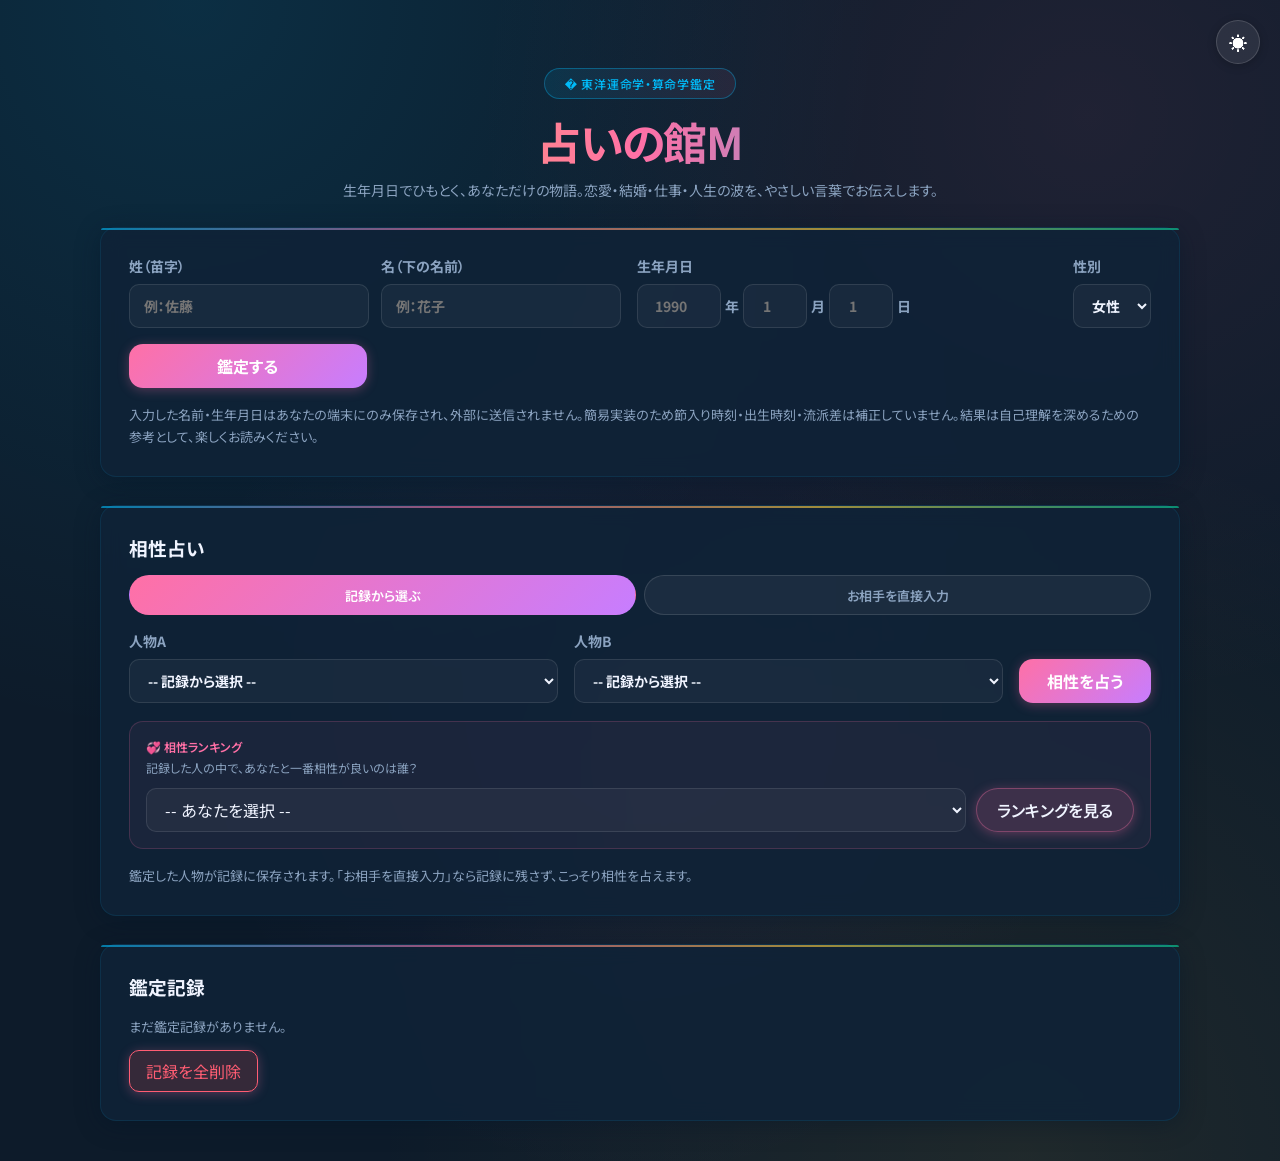
<file: index.html>
<!doctype html>
<html lang="ja">
  <head>
    <meta charset="UTF-8" />
    <meta name="viewport" content="width=device-width, initial-scale=1.0" />
    <title>占いの館M</title>
    <link rel="preconnect" href="https://fonts.googleapis.com" />
    <link rel="preconnect" href="https://fonts.gstatic.com" crossorigin />
    <link href="https://fonts.googleapis.com/css2?family=Noto+Sans+JP:wght@400;500;600;700&display=swap" rel="stylesheet" />
    <link rel="stylesheet" href="./styles.css?v=20261007d" />
    <link rel="icon" type="image/svg+xml" href="./icon.svg" />
    <link rel="apple-touch-icon" href="./icon.svg" />
    <link rel="manifest" href="./manifest.json" />
    <meta name="theme-color" content="#ff70a6" />
    <meta name="mobile-web-app-capable" content="yes" />
    <meta name="apple-mobile-web-app-capable" content="yes" />
    <meta name="apple-mobile-web-app-title" content="占いの館M" />
    <!-- Google Analytics 4 - 測定IDを取得後に G-XXXXXXXXXX を実際のIDに置き換えてください -->
    <script async src="https://www.googletagmanager.com/gtag/js?id=G-XXXXXXXXXX"></script>
    <script>
      window.dataLayer = window.dataLayer || [];
      function gtag(){dataLayer.push(arguments);}
      gtag('js', new Date());
      gtag('config', 'G-XXXXXXXXXX');
    </script>
  </head>
  <body>
    <main class="app">
      <section class="hero">
        <div class="badge">� 東洋運命学・算命学鑑定</div>
        <h1>占いの館M</h1>
        <p>生年月日でひもとく、あなただけの物語。恋愛・結婚・仕事・人生の波を、やさしい言葉でお伝えします。</p>
      </section>

      <section class="panel input-panel">
        <form id="fortuneForm">
          <div class="name-row">
            <label>
              姓（苗字）
              <input id="lastName" type="text" placeholder="例：佐藤" autocomplete="family-name" />
            </label>
            <label>
              名（下の名前）
              <input id="firstName" type="text" placeholder="例：花子" autocomplete="given-name" />
            </label>
          </div>
          <div class="birth-row">
            <label>
              生年月日
              <div class="birth-inputs">
                <input id="birthYear" type="number" inputmode="numeric" placeholder="1990" min="1900" max="2100" required />
                <span class="birth-sep">年</span>
                <input id="birthMonth" type="number" inputmode="numeric" placeholder="1" min="1" max="12" required />
                <span class="birth-sep">月</span>
                <input id="birthDay" type="number" inputmode="numeric" placeholder="1" min="1" max="31" required />
                <span class="birth-sep">日</span>
              </div>
            </label>
          </div>
          <label>
            性別
            <select id="gender">
              <option value="female">女性</option>
              <option value="male">男性</option>
            </select>
          </label>
          <button type="submit">鑑定する</button>
        </form>
        <p class="note">入力した名前・生年月日はあなたの端末にのみ保存され、外部に送信されません。簡易実装のため節入り時刻・出生時刻・流派差は補正していません。結果は自己理解を深めるための参考として、楽しくお読みください。</p>
      </section>

      <section id="result" class="result hidden"></section>

      <section class="panel input-panel section-spaced">
        <h3 class="panel-title">相性占い</h3>
        <div class="compat-tabs">
          <button type="button" id="compatTabHistory" class="compat-tab is-active">記録から選ぶ</button>
          <button type="button" id="compatTabDirect" class="compat-tab">お相手を直接入力</button>
        </div>
        <form id="compatForm">
          <label>
            人物A
            <select id="personA" required><option value="">-- 記録から選択 --</option></select>
          </label>
          <label>
            人物B
            <select id="personB" required><option value="">-- 記録から選択 --</option></select>
          </label>
          <button type="submit">相性を占う</button>
        </form>
        <form id="compatDirectForm" class="hidden">
          <label>
            あなた
            <select id="personADirect" required><option value="">-- 記録から選択 --</option></select>
          </label>
          <div class="direct-partner-box">
            <p class="direct-partner-title">気になるお相手・推し（記録には残りません）</p>
            <label>
              お相手の名前（任意）
              <input id="directName" type="text" placeholder="例：推しの名前" />
            </label>
            <label>
              お相手の生年月日
              <div class="birth-inputs">
                <input id="directYear" type="number" inputmode="numeric" placeholder="1990" min="1900" max="2100" required />
                <span class="birth-sep">年</span>
                <input id="directMonth" type="number" inputmode="numeric" placeholder="1" min="1" max="12" required />
                <span class="birth-sep">月</span>
                <input id="directDay" type="number" inputmode="numeric" placeholder="1" min="1" max="31" required />
                <span class="birth-sep">日</span>
              </div>
            </label>
            <label>
              お相手の性別
              <select id="directGender">
                <option value="male">男性</option>
                <option value="female">女性</option>
              </select>
            </label>
          </div>
          <button type="submit">相性を占う</button>
        </form>
        <div class="ranking-box">
          <p class="direct-partner-title">💞 相性ランキング</p>
          <p class="ranking-note">記録した人の中で、あなたと一番相性が良いのは誰？</p>
          <div class="ranking-controls">
            <select id="rankingBase"><option value="">-- あなたを選択 --</option></select>
            <button type="button" id="rankingBtn" class="btn-secondary">ランキングを見る</button>
          </div>
          <div id="rankingResult"></div>
        </div>
        <p class="note">鑑定した人物が記録に保存されます。「お相手を直接入力」なら記録に残さず、こっそり相性を占えます。</p>
      </section>

      <section id="compatResult" class="result hidden"></section>

      <section id="historySection" class="panel input-panel section-spaced">
        <h3 class="panel-title">鑑定記録</h3>
        <div id="historyList"></div>
        <button id="clearHistory" class="btn-danger">記録を全削除</button>
      </section>
    </main>
    <button id="themeToggle" class="theme-toggle" title="表示テーマを切り替え">☀️</button>
    <button id="backToTop" class="back-to-top hidden" title="上に戻る">↑</button>
    <div id="loadingOverlay" class="loading-overlay hidden">
      <div class="loading-inner">
        <div class="loading-star">🌙</div>
        <p class="loading-text">あなたの星を読んでいます…</p>
      </div>
    </div>
    <script src="./qrcode.min.js?v=20260724a"></script>
    <script src="./kanji-data.js?v=20260822b"></script>
    <script src="./app.js?v=20261007d"></script>
  </body>
</html>
</file>
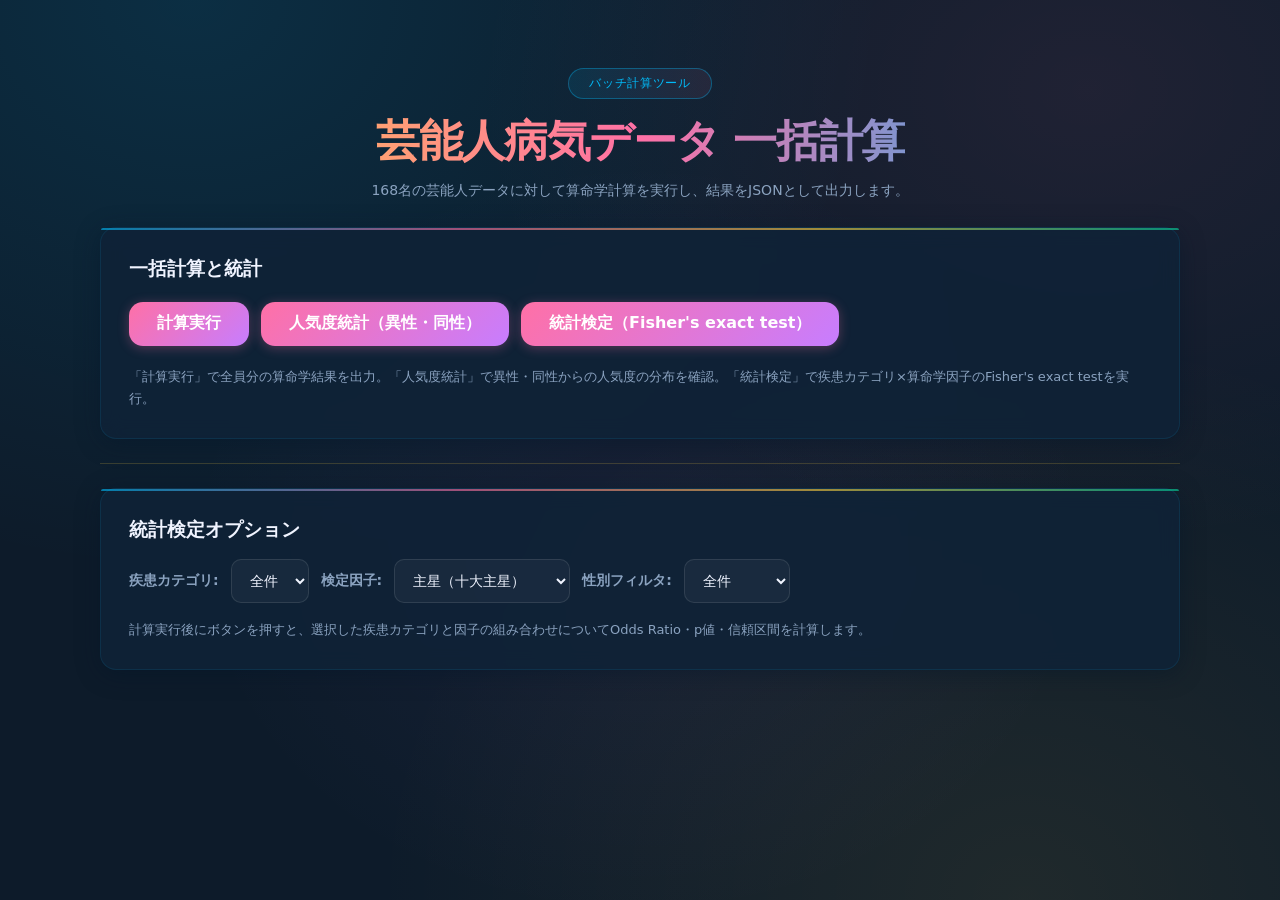
<file: batch_calculate.html>
<!doctype html>
<html lang="ja">
<head>
<meta charset="UTF-8">
<meta name="viewport" content="width=device-width, initial-scale=1.0">
<title>芸能人病気データ 算命学一括計算 | 占いの館M</title>
<link rel="stylesheet" href="./styles.css?v=20260802k" />
<style>
  .batch-actions { display: flex; flex-wrap: wrap; gap: 12px; margin: 20px 0; }
  .batch-actions button { margin: 0; }
  .batch-status {
    white-space: pre-wrap;
    font-family: "SFMono-Regular", Consolas, "Liberation Mono", Menlo, monospace;
    font-size: 13px;
    line-height: 1.7;
    margin-top: 20px;
    padding: 16px;
    border-radius: 14px;
    background: rgba(0, 0, 0, 0.25);
    border: 1px solid var(--border);
  }
  .batch-output {
    width: 100%;
    height: 320px;
    margin-top: 16px;
    padding: 14px;
    border-radius: 14px;
    background: rgba(0, 0, 0, 0.35);
    border: 1px solid var(--border);
    color: var(--text);
    font-family: "SFMono-Regular", Consolas, "Liberation Mono", Menlo, monospace;
    font-size: 12px;
    line-height: 1.5;
    resize: vertical;
  }
  .done { color: #70d0a0; }
  .error { color: #ff5050; }
  .progress-bar { width: 100%; height: 24px; background: rgba(0,0,0,0.35); border-radius: 12px; overflow: hidden; margin: 12px 0; border: 1px solid var(--border); }
  .progress-fill { height: 100%; background: linear-gradient(90deg, #4a90d9, #70d0a0); transition: width 0.3s ease; display: flex; align-items: center; justify-content: center; font-size: 12px; color: #fff; font-weight: 600; }
  .error-list { margin-top: 12px; padding: 12px 16px; border-radius: 10px; background: rgba(255,80,80,0.1); border: 1px solid rgba(255,80,80,0.3); }
  .error-list h4 { color: #ff5050; margin: 0 0 8px 0; }
  .error-list ul { margin: 0; padding-left: 20px; font-size: 13px; line-height: 1.8; }
  .stat-controls { display: flex; flex-wrap: wrap; gap: 12px; align-items: center; margin: 16px 0; }
  .stat-controls select, .stat-controls label { font-size: 14px; }
  .stat-results { white-space: pre-wrap; font-family: "SFMono-Regular", Consolas, "Liberation Mono", Menlo, monospace; font-size: 13px; line-height: 1.7; margin-top: 16px; padding: 16px; border-radius: 14px; background: rgba(0,0,0,0.25); border: 1px solid var(--border); }
  .section-divider { border: none; border-top: 1px solid var(--border); margin: 24px 0; }
</style>
</head>
<body>
<main class="app">
  <section class="hero">
    <div class="badge">バッチ計算ツール</div>
    <h1>芸能人病気データ 一括計算</h1>
    <p>168名の芸能人データに対して算命学計算を実行し、結果をJSONとして出力します。</p>
  </section>

  <section class="panel input-panel">
    <h3 class="panel-title">一括計算と統計</h3>
    <div class="batch-actions">
      <button id="runBtn">計算実行</button>
      <button id="moteStatsBtn">人気度統計（異性・同性）</button>
      <button id="statTestBtn">統計検定（Fisher's exact test）</button>
      <button id="downloadBtn" style="display:none">結果をダウンロード</button>
    </div>
    <p class="note">「計算実行」で全員分の算命学結果を出力。「人気度統計」で異性・同性からの人気度の分布を確認。「統計検定」で疾患カテゴリ×算命学因子のFisher's exact testを実行。</p>
    <div id="progressBar" class="progress-bar" style="display:none"><div id="progressFill" class="progress-fill" style="width:0%">0%</div></div>
    <div id="status" class="batch-status" style="display:none"></div>
    <div id="errorList" class="error-list" style="display:none"></div>
    <textarea id="output" class="batch-output" style="display:none" readonly></textarea>
  </section>

  <hr class="section-divider">

  <section class="panel input-panel">
    <h3 class="panel-title">統計検定オプション</h3>
    <div class="stat-controls">
      <label>疾患カテゴリ:</label>
      <select id="illnessFilter">
        <option value="">全件</option>
      </select>
      <label>検定因子:</label>
      <select id="factorSelect">
        <option value="main_stars">主星（十大主星）</option>
        <option value="tenchusatsu">天中殺</option>
        <option value="balance_type">五行バランスタイプ</option>
        <option value="day_element">日干五行</option>
        <option value="strongest_gogyo">最強五行</option>
        <option value="weakest_gogyo">最弱五行</option>
      </select>
      <label>性別フィルタ:</label>
      <select id="genderFilter">
        <option value="">全件</option>
        <option value="male">男性のみ</option>
        <option value="female">女性のみ</option>
      </select>
    </div>
    <p class="note">計算実行後にボタンを押すと、選択した疾患カテゴリと因子の組み合わせについてOdds Ratio・p値・信頼区間を計算します。</p>
    <div id="statResults" class="stat-results" style="display:none"></div>
  </section>
</main>

<script src="./kanji-data.js?v=20260802k"></script>
<script src="./app.js?v=20260802k"></script>
<script>
const CELEB_DATA = [
  {
    "id": 1,
    "name": "坂本龍一",
    "real_name": "坂本龍一",
    "last_name": "坂本",
    "first_name": "龍一",
    "birth_date": "1952-01-17",
    "gender": "male",
    "illness": "中咽頭がん",
    "illness_category": "がん（頭頸部）",
    "onset_year": 2014,
    "notes": "2014年中咽頭がん、2020年直腸がんも発症。2023年死去。"
  },
  {
    "id": 2,
    "name": "小林麻央",
    "real_name": "小林麻央",
    "last_name": "小林",
    "first_name": "麻央",
    "birth_date": "1982-07-21",
    "gender": "female",
    "illness": "乳がん",
    "illness_category": "がん（乳がん）",
    "onset_year": 2014,
    "notes": "2014年乳がん発症。2017年死去。"
  },
  {
    "id": 3,
    "name": "忌野清志郎",
    "real_name": "忌野清志郎",
    "last_name": "忌野",
    "first_name": "清志郎",
    "birth_date": "1951-04-02",
    "gender": "male",
    "illness": "喉頭がん",
    "illness_category": "がん（頭頸部）",
    "onset_year": 2006,
    "notes": "2006年喉頭がん。2009年に食道がんも発症。2011年死去。"
  },
  {
    "id": 4,
    "name": "石橋貴明",
    "real_name": "石橋貴明",
    "last_name": "石橋",
    "first_name": "貴明",
    "birth_date": "1961-10-22",
    "gender": "male",
    "illness": "食道がん・咽頭がん",
    "illness_category": "がん（頭頸部・消化器）",
    "onset_year": 2025,
    "notes": "2025年に食道がんと咽頭がんを公表。芸能活動休止。"
  },
  {
    "id": 5,
    "name": "河村隆一",
    "real_name": "河村隆一",
    "last_name": "河村",
    "first_name": "隆一",
    "birth_date": "1970-05-20",
    "gender": "male",
    "illness": "肺腺がん",
    "illness_category": "がん（呼吸器）",
    "onset_year": 2019,
    "notes": "2019年に肺腺がんと公表。"
  },
  {
    "id": 6,
    "name": "生稲晃子",
    "real_name": "生稲晃子",
    "last_name": "生稲",
    "first_name": "晃子",
    "birth_date": "1968-04-28",
    "gender": "female",
    "illness": "乳がん",
    "illness_category": "がん（乳がん）",
    "onset_year": 2011,
    "notes": "2011年に乳がんを公表。"
  },
  {
    "id": 7,
    "name": "岡村隆史",
    "real_name": "岡村隆史",
    "last_name": "岡村",
    "first_name": "隆史",
    "birth_date": "1970-07-03",
    "gender": "male",
    "illness": "抑うつ傾向",
    "illness_category": "精神疾患（うつ・抑うつ）",
    "onset_year": 2010,
    "notes": "2010年に芸能活動休止。抑うつ傾向と本人が説明。"
  },
  {
    "id": 8,
    "name": "さくらももこ",
    "real_name": "三浦美紀",
    "last_name": "三浦",
    "first_name": "美紀",
    "birth_date": "1965-05-08",
    "gender": "female",
    "illness": "乳がん",
    "illness_category": "がん（乳がん）",
    "onset_year": 2014,
    "notes": "2014年頃乳がん発症。2018年死去。本名は三浦美紀。"
  },
  {
    "id": 9,
    "name": "風間トオル",
    "real_name": "風間徹",
    "last_name": "風間",
    "first_name": "徹",
    "birth_date": "1962-08-19",
    "gender": "male",
    "illness": "咽頭がん",
    "illness_category": "がん（頭頸部）",
    "onset_year": 2022,
    "notes": "2022年頃に早期咽頭がんと公表。"
  },
  {
    "id": 10,
    "name": "山口一郎",
    "real_name": "山口一郎",
    "last_name": "山口",
    "first_name": "一郎",
    "birth_date": "1980-09-08",
    "gender": "male",
    "illness": "群発性頭痛・うつ病",
    "illness_category": "精神疾患（うつ・抑うつ）",
    "onset_year": 2020,
    "notes": "2020年群発性頭痛、2022年うつ病発症。2024年公表。"
  },
  {
    "id": 11,
    "name": "河本準一",
    "real_name": "河本準一",
    "last_name": "河本",
    "first_name": "準一",
    "birth_date": "1975-04-07",
    "gender": "male",
    "illness": "パニック障害・うつ病",
    "illness_category": "精神疾患（パニック障害・うつ）",
    "onset_year": 2024,
    "notes": "2025年6月にパニック障害・うつ病と公表。発症は2024年頃。"
  },
  {
    "id": 12,
    "name": "田中裕二",
    "real_name": "田中裕二",
    "last_name": "田中",
    "first_name": "裕二",
    "birth_date": "1965-01-10",
    "gender": "male",
    "illness": "くも膜下出血・脳梗塞",
    "illness_category": "脳血管疾患",
    "onset_year": 2021,
    "notes": "2021年1月にくも膜下出血と脳梗塞を発症。"
  },
  {
    "id": 13,
    "name": "星野源",
    "real_name": "星野源",
    "last_name": "星野",
    "first_name": "源",
    "birth_date": "1981-01-28",
    "gender": "male",
    "illness": "くも膜下出血",
    "illness_category": "脳血管疾患",
    "onset_year": 2012,
    "notes": "2012年12月にくも膜下出血。2013年9月に予防的手術。"
  },
  {
    "id": 14,
    "name": "長嶋茂雄",
    "real_name": "長嶋茂雄",
    "last_name": "長嶋",
    "first_name": "茂雄",
    "birth_date": "1936-02-20",
    "gender": "male",
    "illness": "心原性脳塞栓症",
    "illness_category": "脳血管疾患",
    "onset_year": 2004,
    "notes": "2004年3月に心原性脳塞栓症を発症。"
  },
  {
    "id": 15,
    "name": "西城秀樹",
    "real_name": "木本龍雄",
    "last_name": "木本",
    "first_name": "龍雄",
    "birth_date": "1955-04-13",
    "gender": "male",
    "illness": "脳梗塞",
    "illness_category": "脳血管疾患",
    "onset_year": 2001,
    "notes": "2001年初発、2003年再発、2011年再発。2018年急性心不全で死去。本名は木本龍雄。"
  },
  {
    "id": 16,
    "name": "小倉智昭",
    "real_name": "小倉智昭",
    "last_name": "小倉",
    "first_name": "智昭",
    "birth_date": "1947-05-25",
    "gender": "male",
    "illness": "膀胱がん",
    "illness_category": "がん（泌尿器）",
    "onset_year": 2016,
    "notes": "2016年膀胱がん。2021年肺転移、2023年腎盂がん。2024年死去。"
  },
  {
    "id": 17,
    "name": "桜井和寿",
    "real_name": "桜井和寿",
    "last_name": "桜井",
    "first_name": "和寿",
    "birth_date": "1970-03-08",
    "gender": "male",
    "illness": "小脳梗塞（疑い）",
    "illness_category": "脳血管疾患",
    "onset_year": 2002,
    "notes": "2002年7月に小脳梗塞の疑いで入院。"
  },
  {
    "id": 18,
    "name": "徳永英明",
    "real_name": "徳永英明",
    "last_name": "徳永",
    "first_name": "英明",
    "birth_date": "1961-02-27",
    "gender": "male",
    "illness": "もやもや病・脳梗塞",
    "illness_category": "脳血管疾患",
    "onset_year": 2001,
    "notes": "2001年もやもや病。2016年脳梗塞予防手術、2018年軽微な脳梗塞。"
  },
  {
    "id": 19,
    "name": "ワッキー",
    "real_name": "和輝",
    "last_name": "和",
    "first_name": "輝",
    "birth_date": "1972-07-05",
    "gender": "male",
    "illness": "中咽頭がん",
    "illness_category": "がん（頭頸部）",
    "onset_year": 2020,
    "notes": "2020年6月にステージ1の中咽頭がんと公表。"
  },
  {
    "id": 20,
    "name": "伊達みきお",
    "real_name": "伊達幹男",
    "last_name": "伊達",
    "first_name": "幹男",
    "birth_date": "1974-09-05",
    "gender": "male",
    "illness": "膀胱がん",
    "illness_category": "がん（泌尿器）",
    "onset_year": 2021,
    "notes": "2021年3月にステージ1の膀胱がんと公表。"
  },
  {
    "id": 21,
    "name": "松本人志",
    "real_name": "松本人志",
    "last_name": "松本",
    "first_name": "人志",
    "birth_date": "1963-09-08",
    "gender": "male",
    "illness": "大腸がん",
    "illness_category": "がん（消化器）",
    "onset_year": 2025,
    "notes": "2025年に大腸がんの手術を公表。人工肛門造設。"
  },
  {
    "id": 22,
    "name": "池江璃花子",
    "real_name": "池江璃花子",
    "last_name": "池江",
    "first_name": "璃花子",
    "birth_date": "2000-07-04",
    "gender": "female",
    "illness": "急性リンパ性白血病",
    "illness_category": "血液疾患（白血病）",
    "onset_year": 2019,
    "notes": "2019年2月に急性リンパ性白血病と診断。2019年12月退院。"
  },
  {
    "id": 23,
    "name": "安田章大",
    "real_name": "安田章大",
    "last_name": "安田",
    "first_name": "章大",
    "birth_date": "1984-09-11",
    "gender": "male",
    "illness": "髄膜腫（脳腫瘍）",
    "illness_category": "脳腫瘍",
    "onset_year": 2017,
    "notes": "2017年に脳腫瘍（髄膜腫）を発症。2018年2月に摘出手術。後遺症あり。"
  },
  {
    "id": 24,
    "name": "つんく♂",
    "real_name": "寺田光男",
    "last_name": "寺田",
    "first_name": "光男",
    "birth_date": "1968-10-29",
    "gender": "male",
    "illness": "喉頭がん",
    "illness_category": "がん（頭頸部）",
    "onset_year": 2014,
    "notes": "2014年3月に喉頭がんを公表。声帯摘出。本名は寺田光男。"
  },
  {
    "id": 25,
    "name": "麻木久仁子",
    "real_name": "麻木久仁子",
    "last_name": "麻木",
    "first_name": "久仁子",
    "birth_date": "1962-11-12",
    "gender": "female",
    "illness": "脳梗塞・乳がん",
    "illness_category": "脳血管疾患・がん（乳がん）",
    "onset_year": 2010,
    "notes": "2010年暮れに軽い脳梗塞、2012年に両側乳がん。"
  },
  {
    "id": 26,
    "name": "あべ静江",
    "real_name": "阿部静江",
    "last_name": "阿部",
    "first_name": "静江",
    "birth_date": "1951-11-28",
    "gender": "female",
    "illness": "脳梗塞",
    "illness_category": "脳血管疾患",
    "onset_year": 2022,
    "notes": "2022年3月に両側視床の脳梗塞を発症。本名は阿部静江。"
  },
  {
    "id": 27,
    "name": "名倉潤",
    "real_name": "名倉潤",
    "last_name": "名倉",
    "first_name": "潤",
    "birth_date": "1968-11-04",
    "gender": "male",
    "illness": "うつ病",
    "illness_category": "精神疾患（うつ・抑うつ）",
    "onset_year": 2019,
    "notes": "2018年頸椎椎間板ヘルニア手術、その術後ストレスで2019年うつ病発症。"
  },
  {
    "id": 28,
    "name": "松島聡",
    "real_name": "松島聡",
    "last_name": "松島",
    "first_name": "聡",
    "birth_date": "1997-11-27",
    "gender": "male",
    "illness": "パニック障害",
    "illness_category": "精神疾患（パニック障害）",
    "onset_year": 2018,
    "notes": "2018年11月に突発性パニック障害で活動休止。2020年復帰。"
  },
  {
    "id": 29,
    "name": "堂本剛",
    "real_name": "堂本剛",
    "last_name": "堂本",
    "first_name": "剛",
    "birth_date": "1979-04-10",
    "gender": "male",
    "illness": "パニック障害・突発性難聴",
    "illness_category": "精神疾患（パニック障害）・耳鼻科疾患",
    "onset_year": 1997,
    "notes": "10代後半からパニック障害。2017年に突発性難聴も発症。"
  },
  {
    "id": 30,
    "name": "IKKO",
    "real_name": "豊田一幸",
    "last_name": "豊田",
    "first_name": "一幸",
    "birth_date": "1962-01-20",
    "gender": "male",
    "illness": "パニック障害",
    "illness_category": "精神疾患（パニック障害）",
    "onset_year": 2001,
    "notes": "30代（39歳頃）にパニック障害発症。本名は豊田一幸。"
  },
  {
    "id": 31,
    "name": "中川剛",
    "real_name": "中川剛",
    "last_name": "中川",
    "first_name": "剛",
    "birth_date": "1970-12-04",
    "gender": "male",
    "illness": "パニック障害・急性膵炎",
    "illness_category": "精神疾患（パニック障害）・消化器疾患",
    "onset_year": 1997,
    "notes": "1997年頃パニック障害。2003年以降急性膵炎を繰り返す。"
  },
  {
    "id": 32,
    "name": "音無美紀子",
    "real_name": "村井美紀子",
    "last_name": "村井",
    "first_name": "美紀子",
    "birth_date": "1949-12-26",
    "gender": "female",
    "illness": "乳がん・うつ病",
    "illness_category": "がん（乳がん）・精神疾患（うつ・抑うつ）",
    "onset_year": 1988,
    "notes": "38歳時に乳がん全摘、その後うつ病発症。本名は村井美紀子。"
  },
  {
    "id": 33,
    "name": "萩原流行",
    "real_name": "萩原光男",
    "last_name": "萩原",
    "first_name": "光男",
    "birth_date": "1953-04-08",
    "gender": "male",
    "illness": "双極性障害（そううつ病）",
    "illness_category": "精神疾患（双極性障害）",
    "onset_year": 1991,
    "notes": "1991年に気分変調症・そううつ病と診断。2015年死去。本名は萩原光男。"
  },
  {
    "id": 34,
    "name": "渡辺正行",
    "real_name": "渡邊正行",
    "last_name": "渡邊",
    "first_name": "正行",
    "birth_date": "1956-01-24",
    "gender": "male",
    "illness": "うつ病（男性更年期障害）",
    "illness_category": "精神疾患（うつ・抑うつ）",
    "onset_year": 2006,
    "notes": "50歳頃に男性更年期障害によるうつ症状。本名は渡邊正行。"
  },
  {
    "id": 35,
    "name": "高島忠夫",
    "real_name": "高嶋忠夫",
    "last_name": "高嶋",
    "first_name": "忠夫",
    "birth_date": "1930-07-27",
    "gender": "male",
    "illness": "うつ病・パーキンソン症候群",
    "illness_category": "精神疾患（うつ・抑うつ）・神経疾患",
    "onset_year": 1998,
    "notes": "1998年に重度のうつ病発症。後にパーキンソン症候群も。2019年死去。本名は高嶋忠夫。"
  },
  {
    "id": 36,
    "name": "大場久美子",
    "real_name": "大場久美子",
    "last_name": "大場",
    "first_name": "久美子",
    "birth_date": "1960-01-06",
    "gender": "female",
    "illness": "パニック障害",
    "illness_category": "精神疾患（パニック障害）",
    "onset_year": 1999,
    "notes": "39歳頃にパニック障害発症。2003年診断。2008年に心理カウンセラー資格取得。"
  },
  {
    "id": 37,
    "name": "Fukase（深瀬慧）",
    "real_name": "深瀬智",
    "last_name": "深瀬",
    "first_name": "智",
    "birth_date": "1985-10-13",
    "gender": "male",
    "illness": "パニック障害・ADHD",
    "illness_category": "精神疾患（パニック障害・発達障害）",
    "onset_year": 2003,
    "notes": "10代でパニック障害発症。精神病院閉鎖病棟に入院経験。ADHDも公表。本名は深瀬智。"
  },
  {
    "id": 38,
    "name": "石田明",
    "real_name": "石田明",
    "last_name": "石田",
    "first_name": "明",
    "birth_date": "1980-02-20",
    "gender": "male",
    "illness": "うつ病",
    "illness_category": "精神疾患（うつ・抑うつ）",
    "onset_year": 2002,
    "notes": "22歳頃にうつ病発症。M-1優勝後の2009年にも悪化。"
  },
  {
    "id": 39,
    "name": "兒玉遥",
    "real_name": "兒玉遥",
    "last_name": "兒玉",
    "first_name": "遥",
    "birth_date": "1996-09-19",
    "gender": "female",
    "illness": "双極性障害（躁うつ病）",
    "illness_category": "精神疾患（双極性障害）",
    "onset_year": 2017,
    "notes": "2017年に双極性障害と診断。2度の活動休止を経て2019年HKT48卒業。"
  },
  {
    "id": 40,
    "name": "丸岡いずみ",
    "real_name": "丸岡いずみ",
    "last_name": "丸岡",
    "first_name": "いずみ",
    "birth_date": "1971-08-06",
    "gender": "female",
    "illness": "うつ病",
    "illness_category": "精神疾患（うつ・抑うつ）",
    "onset_year": 2011,
    "notes": "2011年にうつ病発症。東日本大震災取材等の激務が原因。精神科強制入院経験。元日本テレビキャスター。"
  },
  {
    "id": 41,
    "name": "DAVE FROMM",
    "real_name": "DAVE FROMM",
    "last_name": "DAVE",
    "first_name": "FROMM",
    "birth_date": "1959-03-31",
    "gender": "male",
    "illness": "脳梗塞",
    "illness_category": "脳血管疾患",
    "onset_year": 2017,
    "notes": "Wikipedia「DAVE FROMM」より抽出"
  },
  {
    "id": 42,
    "name": "Eli (日本の歌手)",
    "real_name": "Eli (日本の歌手)",
    "last_name": "Eli",
    "first_name": "(日本の歌手)",
    "birth_date": "1969-06-02",
    "gender": "female",
    "illness": "双極性障害",
    "illness_category": "精神疾患（双極性障害）",
    "onset_year": 1997,
    "notes": "Wikipedia「Eli (日本の歌手)」より抽出"
  },
  {
    "id": 43,
    "name": "Fukase",
    "real_name": "深瀬 智",
    "last_name": "深瀬",
    "first_name": "智",
    "birth_date": "1985-10-13",
    "gender": "male",
    "illness": "白血病",
    "illness_category": "血液疾患",
    "onset_year": 2024,
    "notes": "Wikipedia「Fukase」より抽出"
  },
  {
    "id": 44,
    "name": "Gero",
    "real_name": "'''金城 敬樹'''（きんじょう ひろき）",
    "last_name": "'''金城",
    "first_name": "敬樹'''（きんじょうひろき）",
    "birth_date": "1986-01-23",
    "gender": "male",
    "illness": "双極性障害",
    "illness_category": "精神疾患（双極性障害）",
    "onset_year": 2023,
    "notes": "Wikipedia「Gero」より抽出"
  },
  {
    "id": 45,
    "name": "IU (歌手)",
    "real_name": "IU (歌手)",
    "last_name": "IU",
    "first_name": "(歌手)",
    "birth_date": "1993-05-16",
    "gender": "female",
    "illness": "白血病",
    "illness_category": "血液疾患",
    "onset_year": 2015,
    "notes": "Wikipedia「IU (歌手)」より抽出"
  },
  {
    "id": 46,
    "name": "IWAO",
    "real_name": "IWAO",
    "last_name": "IW",
    "first_name": "AO",
    "birth_date": "1963-09-21",
    "gender": "male",
    "illness": "うつ病",
    "illness_category": "精神疾患（うつ・抑うつ）",
    "onset_year": 1991,
    "notes": "Wikipedia「IWAO」より抽出"
  },
  {
    "id": 47,
    "name": "Ring (歌手)",
    "real_name": "'''林 楡涵'''（リン　ユーハン）",
    "last_name": "'''林",
    "first_name": "楡涵'''（リンユーハン）",
    "birth_date": "1984-10-31",
    "gender": "female",
    "illness": "甲状腺がん",
    "illness_category": "がん（頭頸部）",
    "onset_year": 2016,
    "notes": "Wikipedia「Ring (歌手)」より抽出"
  },
  {
    "id": 48,
    "name": "SKY-HI",
    "real_name": "SKY-HI",
    "last_name": "SK",
    "first_name": "Y-HI",
    "birth_date": "1986-12-12",
    "gender": "male",
    "illness": "適応障害",
    "illness_category": "精神疾患（その他）",
    "onset_year": 2023,
    "notes": "Wikipedia「SKY-HI」より抽出"
  },
  {
    "id": 49,
    "name": "YASS",
    "real_name": "YASS",
    "last_name": "YA",
    "first_name": "SS",
    "birth_date": "1965-09-02",
    "gender": "male",
    "illness": "膵臓がん",
    "illness_category": "がん（消化器）",
    "onset_year": 2024,
    "notes": "Wikipedia「YASS」より抽出"
  },
  {
    "id": 50,
    "name": "かとうれい子",
    "real_name": "かとうれい子",
    "last_name": "かと",
    "first_name": "うれい子",
    "birth_date": "1981-10-11",
    "gender": "female",
    "illness": "ALS",
    "illness_category": "神経疾患",
    "onset_year": 2015,
    "notes": "Wikipedia「かとうれい子」より抽出"
  },
  {
    "id": 51,
    "name": "かまやつひろし",
    "real_name": "かまやつひろし",
    "last_name": "かま",
    "first_name": "やつひろし",
    "birth_date": "1939-01-12",
    "gender": "male",
    "illness": "膵がん",
    "illness_category": "がん（消化器）",
    "onset_year": 2017,
    "notes": "Wikipedia「かまやつひろし」より抽出"
  },
  {
    "id": 52,
    "name": "なかにし礼",
    "real_name": "なかにし礼",
    "last_name": "なか",
    "first_name": "にし礼",
    "birth_date": "1938-09-02",
    "gender": "male",
    "illness": "食道がん",
    "illness_category": "がん（頭頸部・消化器）",
    "onset_year": 2002,
    "notes": "Wikipedia「なかにし礼」より抽出"
  },
  {
    "id": 53,
    "name": "みのもんた",
    "real_name": "御法川 法男<br />（みのりかわ のりお）",
    "last_name": "御法川",
    "first_name": "法男<br/>（みのりかわのりお）",
    "birth_date": "1944-08-22",
    "gender": "male",
    "illness": "パーキンソン病",
    "illness_category": "神経疾患",
    "onset_year": 2018,
    "notes": "Wikipedia「みのもんた」より抽出"
  },
  {
    "id": 54,
    "name": "やしきたかじん",
    "real_name": "やしきたかじん",
    "last_name": "やし",
    "first_name": "きたかじん",
    "birth_date": "1949-10-05",
    "gender": "male",
    "illness": "胃がん",
    "illness_category": "がん（消化器）",
    "onset_year": 2014,
    "notes": "Wikipedia「やしきたかじん」より抽出"
  },
  {
    "id": 55,
    "name": "やす子",
    "real_name": "安井 かのん（やすい かのん）{{R",
    "last_name": "安井",
    "first_name": "かのん（やすいかのん）{{R",
    "birth_date": "1998-09-02",
    "gender": "female",
    "illness": "うつ病",
    "illness_category": "精神疾患（うつ・抑うつ）",
    "onset_year": 2018,
    "notes": "Wikipedia「やす子」より抽出"
  },
  {
    "id": 56,
    "name": "わたりとしお",
    "real_name": "わたりとしお",
    "last_name": "わた",
    "first_name": "りとしお",
    "birth_date": "1961-08-14",
    "gender": "male",
    "illness": "うつ病",
    "illness_category": "精神疾患（うつ・抑うつ）",
    "onset_year": 1999,
    "notes": "Wikipedia「わたりとしお」より抽出"
  },
  {
    "id": 57,
    "name": "オリビア・ニュートン＝ジョン",
    "real_name": "オリビア・ニュートン＝ジョン",
    "last_name": "オリ",
    "first_name": "ビア・ニュートン＝ジョン",
    "birth_date": "1948-09-26",
    "gender": "female",
    "illness": "乳がん",
    "illness_category": "がん（乳がん）",
    "onset_year": 2001,
    "notes": "Wikipedia「オリビア・ニュートン＝ジョン」より抽出"
  },
  {
    "id": 58,
    "name": "カン・ダニエル",
    "real_name": "カン・ダニエル",
    "last_name": "カン",
    "first_name": "・ダニエル",
    "birth_date": "1996-12-10",
    "gender": "male",
    "illness": "うつ病",
    "illness_category": "精神疾患（うつ・抑うつ）",
    "onset_year": 2019,
    "notes": "Wikipedia「カン・ダニエル」より抽出"
  },
  {
    "id": 59,
    "name": "キム・ヘヨン",
    "real_name": "キム・ヘヨン",
    "last_name": "キム",
    "first_name": "・ヘヨン",
    "birth_date": "1971-03-28",
    "gender": "female",
    "illness": "脳腫瘍",
    "illness_category": "脳腫瘍",
    "onset_year": 2019,
    "notes": "Wikipedia「キム・ヘヨン」より抽出"
  },
  {
    "id": 60,
    "name": "グレート義太夫",
    "real_name": "鈴木 正之",
    "last_name": "鈴木",
    "first_name": "正之",
    "birth_date": "1958-12-26",
    "gender": "male",
    "illness": "心筋梗塞",
    "illness_category": "循環器疾患",
    "onset_year": 2024,
    "notes": "Wikipedia「グレート義太夫」より抽出"
  },
  {
    "id": 61,
    "name": "ゴージャス松野",
    "real_name": "松野 行秀",
    "last_name": "松野",
    "first_name": "行秀",
    "birth_date": "1961-04-18",
    "gender": "male",
    "illness": "うつ病",
    "illness_category": "精神疾患（うつ・抑うつ）",
    "onset_year": 2002,
    "notes": "Wikipedia「ゴージャス松野」より抽出"
  },
  {
    "id": 62,
    "name": "ジャイアント馬場",
    "real_name": "馬場 正平",
    "last_name": "馬場",
    "first_name": "正平",
    "birth_date": "1938-01-23",
    "gender": "female",
    "illness": "大腸がん",
    "illness_category": "がん（消化器）",
    "onset_year": 1999,
    "notes": "Wikipedia「ジャイアント馬場」より抽出"
  },
  {
    "id": 63,
    "name": "ソルリ",
    "real_name": "ソルリ",
    "last_name": "ソル",
    "first_name": "リ",
    "birth_date": "1994-03-29",
    "gender": "female",
    "illness": "うつ病",
    "illness_category": "精神疾患（うつ・抑うつ）",
    "onset_year": 2004,
    "notes": "Wikipedia「ソルリ」より抽出"
  },
  {
    "id": 64,
    "name": "タモリ",
    "real_name": "森田 一義（もりた かずよし）<ref name=\"CDジャーナル\">{{Cite web",
    "last_name": "森田",
    "first_name": "一義（もりたかずよし）<refname=\"CDジャーナル\">{{Citeweb",
    "birth_date": "1945-08-22",
    "gender": "male",
    "illness": "くも膜下出血",
    "illness_category": "脳血管疾患",
    "onset_year": 2002,
    "notes": "Wikipedia「タモリ」より抽出"
  },
  {
    "id": 65,
    "name": "ダニー・チャン",
    "real_name": "ダニー・チャン",
    "last_name": "ダニ",
    "first_name": "ー・チャン",
    "birth_date": "1958-09-07",
    "gender": "male",
    "illness": "うつ病",
    "illness_category": "精神疾患（うつ・抑うつ）",
    "onset_year": 1988,
    "notes": "Wikipedia「ダニー・チャン」より抽出"
  },
  {
    "id": 66,
    "name": "デビー・ギブソン",
    "real_name": "デビー・ギブソン",
    "last_name": "デビ",
    "first_name": "ー・ギブソン",
    "birth_date": "1970-08-31",
    "gender": "female",
    "illness": "パニック障害",
    "illness_category": "精神疾患（パニック障害）",
    "onset_year": 2016,
    "notes": "Wikipedia「デビー・ギブソン」より抽出"
  },
  {
    "id": 67,
    "name": "デルタ・グッドレム",
    "real_name": "デルタ・グッドレム",
    "last_name": "デル",
    "first_name": "タ・グッドレム",
    "birth_date": "1984-11-09",
    "gender": "female",
    "illness": "悪性リンパ腫",
    "illness_category": "血液疾患",
    "onset_year": 2001,
    "notes": "Wikipedia「デルタ・グッドレム」より抽出"
  },
  {
    "id": 68,
    "name": "デル・シャノン",
    "real_name": "、Charles Weedon Westover",
    "last_name": "、Charles",
    "first_name": "WeedonWestover",
    "birth_date": "1934-12-30",
    "gender": "male",
    "illness": "うつ病",
    "illness_category": "精神疾患（うつ・抑うつ）",
    "onset_year": 1980,
    "notes": "Wikipedia「デル・シャノン」より抽出"
  },
  {
    "id": 69,
    "name": "トミーズ雅",
    "real_name": "北村 雅英（きたむら まさひで）",
    "last_name": "北村",
    "first_name": "雅英（きたむらまさひで）",
    "birth_date": "1959-12-24",
    "gender": "male",
    "illness": "大腸がん",
    "illness_category": "がん（消化器）",
    "onset_year": 2020,
    "notes": "Wikipedia「トミーズ雅」より抽出"
  },
  {
    "id": 70,
    "name": "ナンシー関",
    "real_name": "ナンシー関",
    "last_name": "ナン",
    "first_name": "シー関",
    "birth_date": "1962-07-07",
    "gender": "female",
    "illness": "心不全",
    "illness_category": "循環器疾患",
    "onset_year": 2002,
    "notes": "Wikipedia「ナンシー関」より抽出"
  },
  {
    "id": 71,
    "name": "ヒロミ",
    "real_name": "小園 浩己（こぞの ひろみ）<ref name=\"CDJournal\" />",
    "last_name": "小園",
    "first_name": "浩己（こぞのひろみ）<refname=\"CDJournal\"/>",
    "birth_date": "1965-02-13",
    "gender": "male",
    "illness": "白血病",
    "illness_category": "血液疾患",
    "onset_year": 1995,
    "notes": "Wikipedia「ヒロミ」より抽出"
  },
  {
    "id": 72,
    "name": "フジタ (お笑い芸人)",
    "real_name": "藤田 真也（ふじた しんや）",
    "last_name": "藤田",
    "first_name": "真也（ふじたしんや）",
    "birth_date": "1977-07-21",
    "gender": "male",
    "illness": "くも膜下出血",
    "illness_category": "脳血管疾患",
    "onset_year": 2013,
    "notes": "Wikipedia「フジタ (お笑い芸人)」より抽出"
  },
  {
    "id": 73,
    "name": "マモル・マヌー",
    "real_name": "三枝 守（さえぐさ まもる）",
    "last_name": "三枝",
    "first_name": "守（さえぐさまもる）",
    "birth_date": "1949-06-03",
    "gender": "male",
    "illness": "心筋梗塞",
    "illness_category": "循環器疾患",
    "onset_year": 2020,
    "notes": "Wikipedia「マモル・マヌー」より抽出"
  },
  {
    "id": 74,
    "name": "マライア・キャリー",
    "real_name": "マライア・キャリー",
    "last_name": "マラ",
    "first_name": "イア・キャリー",
    "birth_date": "1969-03-27",
    "gender": "female",
    "illness": "双極性障害",
    "illness_category": "精神疾患（双極性障害）",
    "onset_year": 2018,
    "notes": "Wikipedia「マライア・キャリー」より抽出"
  },
  {
    "id": 75,
    "name": "マリアンヌ・フェイスフル",
    "real_name": "マリアンヌ・フェイスフル",
    "last_name": "マリ",
    "first_name": "アンヌ・フェイスフル",
    "birth_date": "1946-12-29",
    "gender": "female",
    "illness": "乳がん",
    "illness_category": "がん（乳がん）",
    "onset_year": 2017,
    "notes": "Wikipedia「マリアンヌ・フェイスフル」より抽出"
  },
  {
    "id": 76,
    "name": "マーヴィン・サップ",
    "real_name": "マーヴィン・サップ",
    "last_name": "マー",
    "first_name": "ヴィン・サップ",
    "birth_date": "1967-01-28",
    "gender": "male",
    "illness": "大腸がん",
    "illness_category": "がん（消化器）",
    "onset_year": 1999,
    "notes": "Wikipedia「マーヴィン・サップ」より抽出"
  },
  {
    "id": 77,
    "name": "リンダ・ロンシュタット",
    "real_name": "リンダ・ロンシュタット",
    "last_name": "リン",
    "first_name": "ダ・ロンシュタット",
    "birth_date": "1946-07-15",
    "gender": "female",
    "illness": "パーキンソン病",
    "illness_category": "神経疾患",
    "onset_year": 2013,
    "notes": "Wikipedia「リンダ・ロンシュタット」より抽出"
  },
  {
    "id": 78,
    "name": "三原じゅん子",
    "real_name": "中根 順子",
    "last_name": "中根",
    "first_name": "順子",
    "birth_date": "1964-09-13",
    "gender": "female",
    "illness": "肺がん",
    "illness_category": "がん（呼吸器）",
    "onset_year": 2017,
    "notes": "Wikipedia「三原じゅん子」より抽出"
  },
  {
    "id": 79,
    "name": "三谷三四郎",
    "real_name": "三谷三四郎",
    "last_name": "三谷",
    "first_name": "三四郎",
    "birth_date": "1987-02-17",
    "gender": "male",
    "illness": "パニック障害",
    "illness_category": "精神疾患（パニック障害）",
    "onset_year": 2021,
    "notes": "Wikipedia「三谷三四郎」より抽出"
  },
  {
    "id": 80,
    "name": "中山ラビ",
    "real_name": "生前非公表だったが<ref name=\"mimi197703\"/>",
    "last_name": "生前非公表だったが<ref",
    "first_name": "name=\"mimi197703\"/>",
    "birth_date": "1948-11-05",
    "gender": "female",
    "illness": "肺がん",
    "illness_category": "がん（呼吸器）",
    "onset_year": 2020,
    "notes": "Wikipedia「中山ラビ」より抽出"
  },
  {
    "id": 81,
    "name": "伊藤萌々香",
    "real_name": "伊藤萌々香",
    "last_name": "伊藤",
    "first_name": "萌々香",
    "birth_date": "1997-12-15",
    "gender": "female",
    "illness": "ALS",
    "illness_category": "神経疾患",
    "onset_year": 2022,
    "notes": "Wikipedia「伊藤萌々香」より抽出"
  },
  {
    "id": 82,
    "name": "入江里咲",
    "real_name": "入江里咲",
    "last_name": "入江",
    "first_name": "里咲",
    "birth_date": "2005-10-18",
    "gender": "female",
    "illness": "パニック障害",
    "illness_category": "精神疾患（パニック障害）",
    "onset_year": 2024,
    "notes": "Wikipedia「入江里咲」より抽出"
  },
  {
    "id": 83,
    "name": "内田春菊",
    "real_name": "内田春菊",
    "last_name": "内田",
    "first_name": "春菊",
    "birth_date": "1959-08-07",
    "gender": "female",
    "illness": "大腸がん",
    "illness_category": "がん（消化器）",
    "onset_year": 2017,
    "notes": "Wikipedia「内田春菊」より抽出"
  },
  {
    "id": 84,
    "name": "円広志",
    "real_name": "円広志",
    "last_name": "円広",
    "first_name": "志",
    "birth_date": "1953-08-21",
    "gender": "male",
    "illness": "うつ病",
    "illness_category": "精神疾患（うつ・抑うつ）",
    "onset_year": 2005,
    "notes": "Wikipedia「円広志」より抽出"
  },
  {
    "id": 85,
    "name": "前田健 (タレント)",
    "real_name": "<!--別芸名がある場合に記載。愛称の欄ではありません-->",
    "last_name": "<!",
    "first_name": "--別芸名がある場合に記載。愛称の欄ではありません-->",
    "birth_date": "1971-06-14",
    "gender": "male",
    "illness": "心不全",
    "illness_category": "循環器疾患",
    "onset_year": 2016,
    "notes": "Wikipedia「前田健 (タレント)」より抽出"
  },
  {
    "id": 86,
    "name": "加藤茶",
    "real_name": "{{ruby",
    "last_name": "{{",
    "first_name": "ruby",
    "birth_date": "1943-03-01",
    "gender": "male",
    "illness": "大動脈解離",
    "illness_category": "循環器疾患",
    "onset_year": 2006,
    "notes": "Wikipedia「加藤茶」より抽出"
  },
  {
    "id": 87,
    "name": "勝谷誠彦",
    "real_name": "勝谷誠彦",
    "last_name": "勝谷",
    "first_name": "誠彦",
    "birth_date": "1960-12-06",
    "gender": "male",
    "illness": "食道がん",
    "illness_category": "がん（頭頸部・消化器）",
    "onset_year": 2012,
    "notes": "Wikipedia「勝谷誠彦」より抽出"
  },
  {
    "id": 88,
    "name": "北山陽一",
    "real_name": "北山陽一",
    "last_name": "北山",
    "first_name": "陽一",
    "birth_date": "1974-02-24",
    "gender": "male",
    "illness": "脳腫瘍",
    "illness_category": "脳腫瘍",
    "onset_year": 2012,
    "notes": "Wikipedia「北山陽一」より抽出"
  },
  {
    "id": 89,
    "name": "原辰徳",
    "real_name": "原辰徳",
    "last_name": "原",
    "first_name": "辰徳",
    "birth_date": "1958-07-22",
    "gender": "female",
    "illness": "大腸がん",
    "illness_category": "がん（消化器）",
    "onset_year": 2026,
    "notes": "Wikipedia「原辰徳」より抽出"
  },
  {
    "id": 90,
    "name": "吉井和哉",
    "real_name": "吉井和哉",
    "last_name": "吉井",
    "first_name": "和哉",
    "birth_date": "1966-10-08",
    "gender": "male",
    "illness": "喉頭がん",
    "illness_category": "がん（頭頸部）",
    "onset_year": 2022,
    "notes": "Wikipedia「吉井和哉」より抽出"
  },
  {
    "id": 91,
    "name": "和田光司",
    "real_name": "和田光司",
    "last_name": "和田",
    "first_name": "光司",
    "birth_date": "1974-01-29",
    "gender": "male",
    "illness": "咽頭がん",
    "illness_category": "がん（頭頸部）",
    "onset_year": 2003,
    "notes": "Wikipedia「和田光司」より抽出"
  },
  {
    "id": 92,
    "name": "和田彩花",
    "real_name": "和田彩花",
    "last_name": "和田",
    "first_name": "彩花",
    "birth_date": "1994-08-01",
    "gender": "female",
    "illness": "うつ病",
    "illness_category": "精神疾患（うつ・抑うつ）",
    "onset_year": 2025,
    "notes": "Wikipedia「和田彩花」より抽出"
  },
  {
    "id": 93,
    "name": "嘉門タツオ",
    "real_name": "嘉門タツオ",
    "last_name": "嘉門",
    "first_name": "タツオ",
    "birth_date": "1959-03-25",
    "gender": "male",
    "illness": "脳腫瘍",
    "illness_category": "脳腫瘍",
    "onset_year": 2022,
    "notes": "Wikipedia「嘉門タツオ」より抽出"
  },
  {
    "id": 94,
    "name": "園まり",
    "real_name": "園まり",
    "last_name": "園ま",
    "first_name": "り",
    "birth_date": "1944-04-12",
    "gender": "female",
    "illness": "乳がん",
    "illness_category": "がん（乳がん）",
    "onset_year": 2007,
    "notes": "Wikipedia「園まり」より抽出"
  },
  {
    "id": 95,
    "name": "堀ちえみ",
    "real_name": "堀ちえみ",
    "last_name": "堀ち",
    "first_name": "えみ",
    "birth_date": "1967-02-15",
    "gender": "female",
    "illness": "食道がん",
    "illness_category": "がん（頭頸部・消化器）",
    "onset_year": 2019,
    "notes": "Wikipedia「堀ちえみ」より抽出"
  },
  {
    "id": 96,
    "name": "大山のぶ代",
    "real_name": "山下 羨代（旧姓：大山）（やました のぶよ）{{R",
    "last_name": "山下",
    "first_name": "羨代（旧姓：大山）（やましたのぶよ）{{R",
    "birth_date": "1936-10-16",
    "gender": "female",
    "illness": "直腸がん",
    "illness_category": "がん（消化器）",
    "onset_year": 2024,
    "notes": "Wikipedia「大山のぶ代」より抽出"
  },
  {
    "id": 97,
    "name": "大橋巨泉",
    "real_name": "{{ruby",
    "last_name": "{{",
    "first_name": "ruby",
    "birth_date": "1934-03-22",
    "gender": "male",
    "illness": "肺がん",
    "illness_category": "がん（呼吸器）",
    "onset_year": 2015,
    "notes": "Wikipedia「大橋巨泉」より抽出"
  },
  {
    "id": 98,
    "name": "大橋純子",
    "real_name": "大橋純子",
    "last_name": "大橋",
    "first_name": "純子",
    "birth_date": "1950-04-26",
    "gender": "female",
    "illness": "食道がん",
    "illness_category": "がん（頭頸部・消化器）",
    "onset_year": 2018,
    "notes": "Wikipedia「大橋純子」より抽出"
  },
  {
    "id": 99,
    "name": "大泉逸郎",
    "real_name": "大泉逸郎",
    "last_name": "大泉",
    "first_name": "逸郎",
    "birth_date": "1942-04-17",
    "gender": "male",
    "illness": "白血病",
    "illness_category": "血液疾患",
    "onset_year": 2001,
    "notes": "Wikipedia「大泉逸郎」より抽出"
  },
  {
    "id": 100,
    "name": "太田光",
    "real_name": "太田 光",
    "last_name": "太田",
    "first_name": "光",
    "birth_date": "1965-05-13",
    "gender": "male",
    "illness": "食道がん",
    "illness_category": "がん（頭頸部・消化器）",
    "onset_year": 2010,
    "notes": "Wikipedia「太田光」より抽出"
  },
  {
    "id": 101,
    "name": "室井佑月",
    "real_name": "室井佑月",
    "last_name": "室井",
    "first_name": "佑月",
    "birth_date": "1970-02-27",
    "gender": "female",
    "illness": "乳がん",
    "illness_category": "がん（乳がん）",
    "onset_year": 1997,
    "notes": "Wikipedia「室井佑月」より抽出"
  },
  {
    "id": 102,
    "name": "室田瑞希",
    "real_name": "室田瑞希",
    "last_name": "室田",
    "first_name": "瑞希",
    "birth_date": "1998-06-12",
    "gender": "female",
    "illness": "パニック障害",
    "illness_category": "精神疾患（パニック障害）",
    "onset_year": 2023,
    "notes": "Wikipedia「室田瑞希」より抽出"
  },
  {
    "id": 103,
    "name": "富澤たけし",
    "real_name": "富澤 岳史（とみざわ たけし）",
    "last_name": "富澤",
    "first_name": "岳史（とみざわたけし）",
    "birth_date": "1974-04-30",
    "gender": "male",
    "illness": "膀胱がん",
    "illness_category": "がん（泌尿器）",
    "onset_year": 2008,
    "notes": "Wikipedia「富澤たけし」より抽出"
  },
  {
    "id": 104,
    "name": "寺内タケシ",
    "real_name": "同じ読みで「寺内 武」<ref>{{Cite news2|title=「エレキの神様」寺内タケシさんが死去",
    "last_name": "同じ読みで「寺内",
    "first_name": "武」<ref>{{Citenews2|title=「エレキの神様」寺内タケシさんが死去",
    "birth_date": "1939-01-17",
    "gender": "male",
    "illness": "白血病",
    "illness_category": "血液疾患",
    "onset_year": 1976,
    "notes": "Wikipedia「寺内タケシ」より抽出"
  },
  {
    "id": 105,
    "name": "小松政夫",
    "real_name": "松崎 雅臣<ref name=NHK>{{Cite web",
    "last_name": "松崎",
    "first_name": "雅臣<refname=NHK>{{Citeweb",
    "birth_date": "1942-01-10",
    "gender": "male",
    "illness": "肝細胞がん",
    "illness_category": "がん（消化器）",
    "onset_year": 2020,
    "notes": "Wikipedia「小松政夫」より抽出"
  },
  {
    "id": 106,
    "name": "小林亜星",
    "real_name": "小林亜星",
    "last_name": "小林",
    "first_name": "亜星",
    "birth_date": "1932-08-11",
    "gender": "male",
    "illness": "心不全",
    "illness_category": "循環器疾患",
    "onset_year": 2021,
    "notes": "Wikipedia「小林亜星」より抽出"
  },
  {
    "id": 107,
    "name": "小林完吾",
    "real_name": "小林完吾",
    "last_name": "小林",
    "first_name": "完吾",
    "birth_date": "1932-04-27",
    "gender": "male",
    "illness": "脳梗塞",
    "illness_category": "脳血管疾患",
    "onset_year": 2001,
    "notes": "Wikipedia「小林完吾」より抽出"
  },
  {
    "id": 108,
    "name": "小椋佳",
    "real_name": "小椋佳",
    "last_name": "小椋",
    "first_name": "佳",
    "birth_date": "1944-01-18",
    "gender": "male",
    "illness": "胃がん",
    "illness_category": "がん（消化器）",
    "onset_year": 2000,
    "notes": "Wikipedia「小椋佳」より抽出"
  },
  {
    "id": 109,
    "name": "山口一郎 (歌手)",
    "real_name": "山口一郎 (歌手)",
    "last_name": "山口一郎",
    "first_name": "(歌手)",
    "birth_date": "1980-09-08",
    "gender": "male",
    "illness": "うつ病",
    "illness_category": "精神疾患（うつ・抑うつ）",
    "onset_year": 2025,
    "notes": "Wikipedia「山口一郎 (歌手)」より抽出"
  },
  {
    "id": 110,
    "name": "山岸理子",
    "real_name": "山岸理子",
    "last_name": "山岸",
    "first_name": "理子",
    "birth_date": "1998-11-24",
    "gender": "female",
    "illness": "適応障害",
    "illness_category": "精神疾患（その他）",
    "onset_year": 2024,
    "notes": "Wikipedia「山岸理子」より抽出"
  },
  {
    "id": 111,
    "name": "山崎ハコ",
    "real_name": "'''山崎 初子'''（やまさき はつこ）<ref name=\"prof\" /><!--公式サイトの記述に準拠",
    "last_name": "'''山崎",
    "first_name": "初子'''（やまさきはつこ）<refname=\"prof\"/><!--公式サイトの記述に準拠",
    "birth_date": "1957-05-18",
    "gender": "female",
    "illness": "大腸がん",
    "illness_category": "がん（消化器）",
    "onset_year": 2020,
    "notes": "Wikipedia「山崎ハコ」より抽出"
  },
  {
    "id": 112,
    "name": "山本文緒",
    "real_name": "山本文緒",
    "last_name": "山本",
    "first_name": "文緒",
    "birth_date": "1962-11-13",
    "gender": "female",
    "illness": "うつ病",
    "illness_category": "精神疾患（うつ・抑うつ）",
    "onset_year": 2003,
    "notes": "Wikipedia「山本文緒」より抽出"
  },
  {
    "id": 113,
    "name": "山田信夫 (歌手)",
    "real_name": "山田信夫 (歌手)",
    "last_name": "山田信夫",
    "first_name": "(歌手)",
    "birth_date": "1964-01-20",
    "gender": "male",
    "illness": "脳腫瘍",
    "illness_category": "脳腫瘍",
    "onset_year": 2024,
    "notes": "Wikipedia「山田信夫 (歌手)」より抽出"
  },
  {
    "id": 114,
    "name": "山田邦子",
    "real_name": "山田邦子",
    "last_name": "山田",
    "first_name": "邦子",
    "birth_date": "1960-06-13",
    "gender": "female",
    "illness": "乳がん",
    "illness_category": "がん（乳がん）",
    "onset_year": 2003,
    "notes": "Wikipedia「山田邦子」より抽出"
  },
  {
    "id": 115,
    "name": "岡山廣幸",
    "real_name": "岡山廣幸",
    "last_name": "岡山",
    "first_name": "廣幸",
    "birth_date": "1948-02-21",
    "gender": "male",
    "illness": "食道がん",
    "illness_category": "がん（頭頸部・消化器）",
    "onset_year": 1984,
    "notes": "Wikipedia「岡山廣幸」より抽出"
  },
  {
    "id": 116,
    "name": "岡本敦郎",
    "real_name": "岡本敦郎",
    "last_name": "岡本",
    "first_name": "敦郎",
    "birth_date": "1924-12-25",
    "gender": "male",
    "illness": "脳梗塞",
    "illness_category": "脳血管疾患",
    "onset_year": 2007,
    "notes": "Wikipedia「岡本敦郎」より抽出"
  },
  {
    "id": 117,
    "name": "島倉千代子",
    "real_name": "島倉千代子",
    "last_name": "島倉",
    "first_name": "千代子",
    "birth_date": "1938-03-30",
    "gender": "female",
    "illness": "乳がん",
    "illness_category": "がん（乳がん）",
    "onset_year": 2013,
    "notes": "Wikipedia「島倉千代子」より抽出"
  },
  {
    "id": 118,
    "name": "嵐ヨシユキ",
    "real_name": "嵐ヨシユキ",
    "last_name": "嵐ヨ",
    "first_name": "シユキ",
    "birth_date": "1955-04-15",
    "gender": "male",
    "illness": "脳梗塞",
    "illness_category": "脳血管疾患",
    "onset_year": 2004,
    "notes": "Wikipedia「嵐ヨシユキ」より抽出"
  },
  {
    "id": 119,
    "name": "市川由紀乃",
    "real_name": "市川由紀乃",
    "last_name": "市川",
    "first_name": "由紀乃",
    "birth_date": "1976-01-08",
    "gender": "female",
    "illness": "卵巣がん",
    "illness_category": "がん（泌尿器）",
    "onset_year": 2025,
    "notes": "Wikipedia「市川由紀乃」より抽出"
  },
  {
    "id": 120,
    "name": "平浩二 (歌手)",
    "real_name": "平浩二 (歌手)",
    "last_name": "平浩二",
    "first_name": "(歌手)",
    "birth_date": "1949-01-23",
    "gender": "male",
    "illness": "くも膜下出血",
    "illness_category": "脳血管疾患",
    "onset_year": 2021,
    "notes": "Wikipedia「平浩二 (歌手)」より抽出"
  },
  {
    "id": 121,
    "name": "德永英明",
    "real_name": "德永英明",
    "last_name": "德永",
    "first_name": "英明",
    "birth_date": "1961-02-27",
    "gender": "male",
    "illness": "脳梗塞",
    "illness_category": "脳血管疾患",
    "onset_year": 2016,
    "notes": "Wikipedia「德永英明」より抽出"
  },
  {
    "id": 122,
    "name": "戸川純",
    "real_name": "戸川純",
    "last_name": "戸川",
    "first_name": "純",
    "birth_date": "1961-03-31",
    "gender": "female",
    "illness": "パニック障害",
    "illness_category": "精神疾患（パニック障害）",
    "onset_year": 1987,
    "notes": "Wikipedia「戸川純」より抽出"
  },
  {
    "id": 123,
    "name": "日高晤郎",
    "real_name": "細谷 新吾（ほそたに しんご）<ref name=\"hokkaidonp\">{{Cite news",
    "last_name": "細谷",
    "first_name": "新吾（ほそたにしんご）<refname=\"hokkaidonp\">{{Citenews",
    "birth_date": "1944-02-28",
    "gender": "male",
    "illness": "肝がん",
    "illness_category": "がん（消化器）",
    "onset_year": 1969,
    "notes": "Wikipedia「日高晤郎」より抽出"
  },
  {
    "id": 124,
    "name": "木山裕策",
    "real_name": "木山裕策",
    "last_name": "木山",
    "first_name": "裕策",
    "birth_date": "1968-10-03",
    "gender": "male",
    "illness": "甲状腺がん",
    "illness_category": "がん（頭頸部）",
    "onset_year": 1968,
    "notes": "Wikipedia「木山裕策」より抽出"
  },
  {
    "id": 125,
    "name": "杉田あきひろ",
    "real_name": "杉田あきひろ",
    "last_name": "杉田",
    "first_name": "あきひろ",
    "birth_date": "1965-05-04",
    "gender": "male",
    "illness": "喉頭がん",
    "illness_category": "がん（頭頸部）",
    "onset_year": 2022,
    "notes": "Wikipedia「杉田あきひろ」より抽出"
  },
  {
    "id": 126,
    "name": "東貴博",
    "real_name": "飛田 貴博（ひだ たかひろ）",
    "last_name": "飛田",
    "first_name": "貴博（ひだたかひろ）",
    "birth_date": "1969-12-31",
    "gender": "female",
    "illness": "脳出血",
    "illness_category": "脳血管疾患",
    "onset_year": 1988,
    "notes": "Wikipedia「東貴博」より抽出"
  },
  {
    "id": 127,
    "name": "松田優作",
    "real_name": "松田優作",
    "last_name": "松田",
    "first_name": "優作",
    "birth_date": "1950-09-21",
    "gender": "male",
    "illness": "膀胱がん",
    "illness_category": "がん（泌尿器）",
    "onset_year": 2008,
    "notes": "Wikipedia「松田優作」より抽出"
  },
  {
    "id": 128,
    "name": "桑名正博",
    "real_name": "桑名正博",
    "last_name": "桑名",
    "first_name": "正博",
    "birth_date": "1953-08-07",
    "gender": "male",
    "illness": "心不全",
    "illness_category": "循環器疾患",
    "onset_year": 2012,
    "notes": "Wikipedia「桑名正博」より抽出"
  },
  {
    "id": 129,
    "name": "森山加代子",
    "real_name": "森山加代子",
    "last_name": "森",
    "first_name": "山加代子",
    "birth_date": "1940-03-23",
    "gender": "female",
    "illness": "大腸がん",
    "illness_category": "がん（消化器）",
    "onset_year": 1969,
    "notes": "Wikipedia「森山加代子」より抽出"
  },
  {
    "id": 130,
    "name": "森昌子",
    "real_name": "森昌子",
    "last_name": "森",
    "first_name": "昌子",
    "birth_date": "1958-10-13",
    "gender": "female",
    "illness": "うつ状態",
    "illness_category": "精神疾患（うつ・抑うつ）",
    "onset_year": 2008,
    "notes": "Wikipedia「森昌子」より抽出"
  },
  {
    "id": 131,
    "name": "森永卓郎",
    "real_name": "森永卓郎",
    "last_name": "森",
    "first_name": "永卓郎",
    "birth_date": "1957-07-12",
    "gender": "female",
    "illness": "膵臓がん",
    "illness_category": "がん（消化器）",
    "onset_year": 2023,
    "notes": "Wikipedia「森永卓郎」より抽出"
  },
  {
    "id": 132,
    "name": "森田豊",
    "real_name": "森田豊",
    "last_name": "森",
    "first_name": "田豊",
    "birth_date": "1963-06-18",
    "gender": "male",
    "illness": "胃がん",
    "illness_category": "がん（消化器）",
    "onset_year": 2019,
    "notes": "Wikipedia「森田豊」より抽出"
  },
  {
    "id": 133,
    "name": "榎本くるみ",
    "real_name": "榎本くるみ",
    "last_name": "榎本",
    "first_name": "くるみ",
    "birth_date": "1981-10-17",
    "gender": "female",
    "illness": "心不全",
    "illness_category": "循環器疾患",
    "onset_year": 2025,
    "notes": "Wikipedia「榎本くるみ」より抽出"
  },
  {
    "id": 134,
    "name": "武尊",
    "real_name": "'''世川 武尊'''（せがわ たける）<ref>{{Cite web|和書|title=Facebookにログイン |url=https://www.facebook.com/ |website=Facebook |access-date=2023-08-22 |language=ja}}</ref>",
    "last_name": "'''世川",
    "first_name": "武尊'''（せがわたける）<ref>{{Citeweb|和書|title=Facebookにログイン|url=https://www.facebook.com/|website=Facebook|access-date=2023-08-22|language=ja}}</ref>",
    "birth_date": "1991-07-29",
    "gender": "male",
    "illness": "うつ病",
    "illness_category": "精神疾患（うつ・抑うつ）",
    "onset_year": 2022,
    "notes": "Wikipedia「武尊」より抽出"
  },
  {
    "id": 135,
    "name": "水木一郎",
    "real_name": "水木一郎",
    "last_name": "水木",
    "first_name": "一郎",
    "birth_date": "1948-01-07",
    "gender": "male",
    "illness": "肺がん",
    "illness_category": "がん（呼吸器）",
    "onset_year": 2022,
    "notes": "Wikipedia「水木一郎」より抽出"
  },
  {
    "id": 136,
    "name": "水道橋博士",
    "real_name": "小野 正芳（おの まさよし）",
    "last_name": "小野",
    "first_name": "正芳（おのまさよし）",
    "birth_date": "1962-08-18",
    "gender": "male",
    "illness": "脳梗塞",
    "illness_category": "脳血管疾患",
    "onset_year": 1996,
    "notes": "Wikipedia「水道橋博士」より抽出"
  },
  {
    "id": 137,
    "name": "池田貴族",
    "real_name": "'''池田貴'''（いけだたかし）となったが",
    "last_name": "''",
    "first_name": "'池田貴'''（いけだたかし）となったが",
    "birth_date": "1963-05-08",
    "gender": "male",
    "illness": "肝細胞がん",
    "illness_category": "がん（消化器）",
    "onset_year": 1996,
    "notes": "Wikipedia「池田貴族」より抽出"
  },
  {
    "id": 138,
    "name": "沢井忠夫",
    "real_name": "沢井忠夫",
    "last_name": "沢井",
    "first_name": "忠夫",
    "birth_date": "1937-12-16",
    "gender": "male",
    "illness": "くも膜下出血",
    "illness_category": "脳血管疾患",
    "onset_year": 1997,
    "notes": "Wikipedia「沢井忠夫」より抽出"
  },
  {
    "id": 139,
    "name": "浜尾朱美",
    "real_name": "千葉 朱美",
    "last_name": "千葉",
    "first_name": "朱美",
    "birth_date": "1961-01-20",
    "gender": "female",
    "illness": "乳がん",
    "illness_category": "がん（乳がん）",
    "onset_year": 2007,
    "notes": "Wikipedia「浜尾朱美」より抽出"
  },
  {
    "id": 140,
    "name": "渡辺けあき",
    "real_name": "渡辺けあき",
    "last_name": "渡辺",
    "first_name": "けあき",
    "birth_date": "1992-08-28",
    "gender": "female",
    "illness": "脳梗塞",
    "illness_category": "脳血管疾患",
    "onset_year": 2024,
    "notes": "Wikipedia「渡辺けあき」より抽出"
  },
  {
    "id": 141,
    "name": "生野陽子",
    "real_name": "{{要出典",
    "last_name": "{{",
    "first_name": "要出典",
    "birth_date": "1984-05-17",
    "gender": "female",
    "illness": "白血病",
    "illness_category": "血液疾患",
    "onset_year": 2014,
    "notes": "Wikipedia「生野陽子」より抽出"
  },
  {
    "id": 142,
    "name": "田中昌之",
    "real_name": "田中昌之",
    "last_name": "田中",
    "first_name": "昌之",
    "birth_date": "1951-06-30",
    "gender": "male",
    "illness": "心筋梗塞",
    "illness_category": "循環器疾患",
    "onset_year": 2011,
    "notes": "Wikipedia「田中昌之」より抽出"
  },
  {
    "id": 143,
    "name": "田中裕二 (お笑い芸人)",
    "real_name": "<!--別芸名がある場合に記載。愛称の欄ではありません-->",
    "last_name": "<!",
    "first_name": "--別芸名がある場合に記載。愛称の欄ではありません-->",
    "birth_date": "1965-01-10",
    "gender": "male",
    "illness": "脳梗塞",
    "illness_category": "脳血管疾患",
    "onset_year": 2017,
    "notes": "Wikipedia「田中裕二 (お笑い芸人)」より抽出"
  },
  {
    "id": 144,
    "name": "田代すみれ",
    "real_name": "田代すみれ",
    "last_name": "田代",
    "first_name": "すみれ",
    "birth_date": "2005-06-16",
    "gender": "female",
    "illness": "適応障害",
    "illness_category": "精神疾患（その他）",
    "onset_year": 2025,
    "notes": "Wikipedia「田代すみれ」より抽出"
  },
  {
    "id": 145,
    "name": "町亞聖",
    "real_name": "同じ",
    "last_name": "同",
    "first_name": "じ",
    "birth_date": "1971-08-03",
    "gender": "female",
    "illness": "くも膜下出血",
    "illness_category": "脳血管疾患",
    "onset_year": 2006,
    "notes": "Wikipedia「町亞聖」より抽出"
  },
  {
    "id": 146,
    "name": "相川茉穂",
    "real_name": "相川茉穂",
    "last_name": "相川",
    "first_name": "茉穂",
    "birth_date": "1999-03-26",
    "gender": "female",
    "illness": "パニック障害",
    "illness_category": "精神疾患（パニック障害）",
    "onset_year": 2017,
    "notes": "Wikipedia「相川茉穂」より抽出"
  },
  {
    "id": 147,
    "name": "相馬トランジスタ",
    "real_name": "相馬 永吉（そうま えいきち）",
    "last_name": "相馬",
    "first_name": "永吉（そうまえいきち）",
    "birth_date": "1990-01-18",
    "gender": "male",
    "illness": "うつ病",
    "illness_category": "精神疾患（うつ・抑うつ）",
    "onset_year": 2023,
    "notes": "Wikipedia「相馬トランジスタ」より抽出"
  },
  {
    "id": 148,
    "name": "石原慎太郎",
    "real_name": "石原慎太郎",
    "last_name": "石原",
    "first_name": "慎太郎",
    "birth_date": "1932-09-30",
    "gender": "female",
    "illness": "肝細胞がん",
    "illness_category": "がん（消化器）",
    "onset_year": 1987,
    "notes": "Wikipedia「石原慎太郎」より抽出"
  },
  {
    "id": 149,
    "name": "福田雄一",
    "real_name": "福田雄一",
    "last_name": "福田",
    "first_name": "雄一",
    "birth_date": "1968-07-12",
    "gender": "female",
    "illness": "うつ病",
    "illness_category": "精神疾患（うつ・抑うつ）",
    "onset_year": 2019,
    "notes": "Wikipedia「福田雄一」より抽出"
  },
  {
    "id": 150,
    "name": "綾戸智恵",
    "real_name": "綾戸智恵",
    "last_name": "綾戸",
    "first_name": "智恵",
    "birth_date": "1957-09-10",
    "gender": "female",
    "illness": "乳がん",
    "illness_category": "がん（乳がん）",
    "onset_year": 2007,
    "notes": "Wikipedia「綾戸智恵」より抽出"
  },
  {
    "id": 151,
    "name": "美川憲一",
    "real_name": "'''百瀬 由一'''（ももせ よしかず）",
    "last_name": "'''百瀬",
    "first_name": "由一'''（ももせよしかず）",
    "birth_date": "1946-05-15",
    "gender": "male",
    "illness": "パーキンソン病",
    "illness_category": "神経疾患",
    "onset_year": 2025,
    "notes": "Wikipedia「美川憲一」より抽出"
  },
  {
    "id": 152,
    "name": "脳みそ夫",
    "real_name": "脳みそ夫",
    "last_name": "脳み",
    "first_name": "そ夫",
    "birth_date": "1980-01-22",
    "gender": "male",
    "illness": "くも膜下出血",
    "illness_category": "脳血管疾患",
    "onset_year": 2018,
    "notes": "Wikipedia「脳みそ夫」より抽出"
  },
  {
    "id": 153,
    "name": "舟木一夫",
    "real_name": "舟木一夫",
    "last_name": "舟木",
    "first_name": "一夫",
    "birth_date": "1944-12-12",
    "gender": "male",
    "illness": "ALS",
    "illness_category": "神経疾患",
    "onset_year": 1964,
    "notes": "Wikipedia「舟木一夫」より抽出"
  },
  {
    "id": 154,
    "name": "花村菊江",
    "real_name": "花村菊江",
    "last_name": "花村",
    "first_name": "菊江",
    "birth_date": "1938-05-20",
    "gender": "female",
    "illness": "くも膜下出血",
    "illness_category": "脳血管疾患",
    "onset_year": 1955,
    "notes": "Wikipedia「花村菊江」より抽出"
  },
  {
    "id": 155,
    "name": "藤あや子",
    "real_name": "藤あや子",
    "last_name": "藤あ",
    "first_name": "や子",
    "birth_date": "1961-05-10",
    "gender": "female",
    "illness": "子宮体がん",
    "illness_category": "がん（泌尿器）",
    "onset_year": 2024,
    "notes": "Wikipedia「藤あや子」より抽出"
  },
  {
    "id": 156,
    "name": "西郷輝彦",
    "real_name": "今川 盛揮（いまがわ せいき）",
    "last_name": "今川",
    "first_name": "盛揮（いまがわせいき）",
    "birth_date": "1947-02-05",
    "gender": "male",
    "illness": "前立腺がん",
    "illness_category": "がん（泌尿器）",
    "onset_year": 2011,
    "notes": "Wikipedia「西郷輝彦」より抽出"
  },
  {
    "id": 157,
    "name": "豊崎由里絵",
    "real_name": "豊崎由里絵",
    "last_name": "豊崎",
    "first_name": "由里絵",
    "birth_date": "1988-05-09",
    "gender": "female",
    "illness": "悪性リンパ腫",
    "illness_category": "血液疾患",
    "onset_year": 2015,
    "notes": "Wikipedia「豊崎由里絵」より抽出"
  },
  {
    "id": 158,
    "name": "郭書瑤",
    "real_name": "郭書瑤",
    "last_name": "郭書",
    "first_name": "瑤",
    "birth_date": "1990-07-18",
    "gender": "female",
    "illness": "心筋梗塞",
    "illness_category": "循環器疾患",
    "onset_year": 2007,
    "notes": "Wikipedia「郭書瑤」より抽出"
  },
  {
    "id": 159,
    "name": "野口五郎",
    "real_name": "野口五郎",
    "last_name": "野口",
    "first_name": "五郎",
    "birth_date": "1956-02-23",
    "gender": "male",
    "illness": "食道がん",
    "illness_category": "がん（頭頸部・消化器）",
    "onset_year": 2018,
    "notes": "Wikipedia「野口五郎」より抽出"
  },
  {
    "id": 160,
    "name": "鈴木美穂 (報道記者)",
    "real_name": "鈴木美穂 (報道記者)",
    "last_name": "鈴木美穂",
    "first_name": "(報道記者)",
    "birth_date": "1983-10-16",
    "gender": "female",
    "illness": "乳がん",
    "illness_category": "がん（乳がん）",
    "onset_year": 2013,
    "notes": "Wikipedia「鈴木美穂 (報道記者)」より抽出"
  },
  {
    "id": 161,
    "name": "錦戸亮",
    "real_name": "錦戸亮",
    "last_name": "錦戸",
    "first_name": "亮",
    "birth_date": "1984-11-03",
    "gender": "male",
    "illness": "脳腫瘍",
    "illness_category": "脳腫瘍",
    "onset_year": 2009,
    "notes": "Wikipedia「錦戸亮」より抽出"
  },
  {
    "id": 162,
    "name": "長山洋子",
    "real_name": "長山洋子",
    "last_name": "長山",
    "first_name": "洋子",
    "birth_date": "1968-01-13",
    "gender": "female",
    "illness": "乳がん",
    "illness_category": "がん（乳がん）",
    "onset_year": 2019,
    "notes": "Wikipedia「長山洋子」より抽出"
  },
  {
    "id": 163,
    "name": "長嶋一茂",
    "real_name": "長嶋一茂",
    "last_name": "長嶋",
    "first_name": "一茂",
    "birth_date": "1966-01-26",
    "gender": "female",
    "illness": "うつ病",
    "illness_category": "精神疾患（うつ・抑うつ）",
    "onset_year": 2007,
    "notes": "Wikipedia「長嶋一茂」より抽出"
  },
  {
    "id": 164,
    "name": "間寛平",
    "real_name": "間 重美（はざま しげみ）",
    "last_name": "間",
    "first_name": "重美（はざましげみ）",
    "birth_date": "1949-07-20",
    "gender": "male",
    "illness": "前立腺がん",
    "illness_category": "がん（泌尿器）",
    "onset_year": 2010,
    "notes": "Wikipedia「間寛平」より抽出"
  },
  {
    "id": 165,
    "name": "高石ともや",
    "real_name": "高石ともや",
    "last_name": "高石",
    "first_name": "ともや",
    "birth_date": "1941-12-09",
    "gender": "male",
    "illness": "膵がん",
    "illness_category": "がん（消化器）",
    "onset_year": 2024,
    "notes": "Wikipedia「高石ともや」より抽出"
  },
  {
    "id": 166,
    "name": "髭男爵",
    "real_name": "髭男爵",
    "last_name": "髭男",
    "first_name": "爵",
    "birth_date": "1976-04-01",
    "gender": "female",
    "illness": "うつ病",
    "illness_category": "精神疾患（うつ・抑うつ）",
    "onset_year": 2020,
    "notes": "Wikipedia「髭男爵」より抽出"
  },
  {
    "id": 167,
    "name": "鴈龍",
    "real_name": "奥村 雄大",
    "last_name": "奥村",
    "first_name": "雄大",
    "birth_date": "1962-12-28",
    "gender": "female",
    "illness": "心不全",
    "illness_category": "循環器疾患",
    "onset_year": 2017,
    "notes": "Wikipedia「鴈龍」より抽出"
  },
  {
    "id": 168,
    "name": "麻倉未稀",
    "real_name": "麻倉未稀",
    "last_name": "麻倉",
    "first_name": "未稀",
    "birth_date": "1960-07-27",
    "gender": "female",
    "illness": "乳がん",
    "illness_category": "がん（乳がん）",
    "onset_year": 1995,
    "notes": "Wikipedia「麻倉未稀」より抽出"
  }
];

// === データクリーン関数 ===
// Wikipedia抽出時に混入したWiki記法の除去、姓名分割の修正、性別誤りの修正、重複データの整理
function cleanCelebData(data) {
  const fixes = {
    42: { last_name: "", first_name: "Eli" },
    43: { _remove: true, _merge_into: 37, merge_illness: "白血病", merge_onset: 2024 },
    44: { real_name: "金城敬樹", last_name: "金城", first_name: "敬樹" },
    46: { last_name: "", first_name: "IWAO" },
    47: { real_name: "林楡涵", last_name: "林", first_name: "楡涵" },
    48: { last_name: "", first_name: "SKY-HI" },
    49: { last_name: "", first_name: "YASS" },
    53: { real_name: "御法川法男", last_name: "御法川", first_name: "法男" },
    55: { real_name: "安井かのん", last_name: "安井", first_name: "かのん" },
    58: { first_name: "ダニエル" },
    59: { first_name: "ヘヨン" },
    62: { gender: "male" },
    64: { real_name: "森田一義", last_name: "森田", first_name: "一義" },
    65: { last_name: "ダニー", first_name: "チャン" },
    66: { last_name: "デビー", first_name: "ギブソン" },
    67: { last_name: "デルタ", first_name: "グッドレム" },
    68: { real_name: "Charles Weedon Westover", last_name: "", first_name: "" },
    70: { last_name: "ナンシー", first_name: "関" },
    71: { first_name: "浩己" },
    74: { last_name: "マライア", first_name: "キャリー" },
    75: { last_name: "マリアンヌ", first_name: "フェイスフル" },
    76: { last_name: "マーヴィン", first_name: "サップ" },
    77: { last_name: "リンダ", first_name: "ロンシュタット" },
    80: { real_name: "非公表", last_name: "", first_name: "" },
    85: { real_name: "前田健", last_name: "前田", first_name: "健" },
    86: { real_name: "加藤茶", last_name: "加藤", first_name: "茶" },
    89: { gender: "male" },
    94: { last_name: "園", first_name: "まり" },
    95: { last_name: "堀", first_name: "ちえみ" },
    96: { real_name: "山下羨代", last_name: "山下", first_name: "羨代" },
    97: { real_name: "大橋巨泉", last_name: "大橋", first_name: "巨泉" },
    104: { real_name: "寺内武", last_name: "寺内", first_name: "武" },
    105: { first_name: "雅臣" },
    109: { _remove: true, _merge_into: 10, merge_illness: "うつ病", merge_onset: 2025 },
    111: { real_name: "山崎初子", last_name: "山崎", first_name: "初子" },
    113: { last_name: "山田", first_name: "信夫" },
    118: { last_name: "嵐", first_name: "ヨシユキ" },
    120: { last_name: "平", first_name: "浩二" },
    121: { _remove: true, _merge_into: 18 },
    123: { first_name: "新吾" },
    126: { gender: "male" },
    129: { last_name: "森山", first_name: "加代子" },
    131: { gender: "male" },
    132: { last_name: "森田", first_name: "豊" },
    134: { real_name: "世川武尊", last_name: "世川", first_name: "武尊" },
    137: { real_name: "池田貴", last_name: "池田", first_name: "貴" },
    141: { real_name: "生野陽子", last_name: "生野", first_name: "陽子" },
    143: { _remove: true, _merge_into: 12 },
    145: { real_name: "町亞聖", last_name: "町", first_name: "亞聖" },
    148: { gender: "male" },
    149: { gender: "male" },
    151: { real_name: "百瀬由一", last_name: "百瀬", first_name: "由一" },
    152: { last_name: "", first_name: "脳みそ夫" },
    155: { last_name: "藤", first_name: "あや子" },
    158: { last_name: "郭", first_name: "書瑤" },
    160: { last_name: "鈴木", first_name: "美穂" },
    163: { gender: "male" },
    166: { gender: "male", last_name: "", first_name: "髭男爵" },
    167: { gender: "male" },
  };

  const mergeMap = {};
  let cleaned = data.map(celeb => {
    const fix = fixes[celeb.id];
    if (!fix || fix._remove) return celeb;
    const c = Object.assign({}, celeb);
    if (fix.real_name !== undefined) c.real_name = fix.real_name;
    if (fix.last_name !== undefined) c.last_name = fix.last_name;
    if (fix.first_name !== undefined) c.first_name = fix.first_name;
    if (fix.gender !== undefined) c.gender = fix.gender;
    return c;
  });

  const toRemove = new Set();
  Object.entries(fixes).forEach(([id, fix]) => {
    if (fix._remove) {
      const idNum = parseInt(id);
      toRemove.add(idNum);
      const target = cleaned.find(c => c.id === fix._merge_into);
      const source = cleaned.find(c => c.id === idNum);
      if (target && source) {
        if (fix.merge_illness) {
          target.illness = target.illness + "・" + fix.merge_illness;
          target.illness_category = target.illness_category + "・" + source.illness_category;
          target.notes = target.notes + " " + source.notes;
        }
      }
    }
  });

  cleaned = cleaned.filter(c => !toRemove.has(c.id));
  return cleaned;
}

CELEB_DATA = cleanCelebData(CELEB_DATA);

function calculateSanmeigaku(celeb) {
  const parts = celeb.birth_date.split("-").map(Number);
  const by = parts[0], bm = parts[1], bd = parts[2];
  const date = new Date(by, bm - 1, bd);
  const gender = celeb.gender;

  const year = getYearPillar(date);
  const month = getMonthPillar(date, stems.indexOf(year.stem));
  const day = getDayPillar(date);
  const pillars = { year, month, day };
  const allPillars = [year, month, day];

  const counts = countElements(allPillars);
  const balanceType = getBalanceType(counts);

  const daysSinceSetsuiri = getDaysSinceSetsuiri(date);
  const zoukan = {
    year: getZoukan(year.branch, daysSinceSetsuiri),
    month: getZoukan(month.branch, daysSinceSetsuiri),
    day: getZoukan(day.branch, daysSinceSetsuiri),
  };

  const mainStars = {
    north: getMainStar(day.stem, year.stem),
    south: getMainStar(day.stem, month.stem),
    east: getMainStar(day.stem, zoukan.year),
    west: getMainStar(day.stem, zoukan.day),
    center: getMainStar(day.stem, zoukan.month),
    companion: getMainStar(day.stem, stems[mod(stems.indexOf(year.stem) + 5, 10)]),
  };

  const energy = [
    getEnergyStar(day.stem, year.branch),
    getEnergyStar(day.stem, month.branch),
    getEnergyStar(day.stem, day.branch),
  ];

  const tenchusatsu = getTenchusatsu(day.index);
  const taiun = getTaiun(date, month, stems.indexOf(year.stem), gender);
  const topologyResults = analyzeTopology(pillars);
  const fateTenchu = analyzeFateTenchusatsu(pillars);
  const guardian = getGuardianElements(counts);

  // 発症年時のデータ
  const onsetYear = celeb.onset_year;
  const onsetAge = onsetYear - by;
  const onsetYp = getYearPillarForYear(onsetYear);
  const onsetYearStar = getMainStar(day.stem, onsetYp.stem);
  const onsetYearEnergy = getEnergyStar(day.stem, onsetYp.branch);
  const onsetIsTenchu = isTenchusatsuYear(onsetYp.branch, tenchusatsu);
  const onsetTaiun = taiun.periods.find(p => onsetAge >= p.age && onsetAge <= p.ageTo);
  const onsetTaiunStar = onsetTaiun ? getMainStar(day.stem, onsetTaiun.stem) : null;
  const onsetTaiunEnergy = onsetTaiun ? getEnergyStar(day.stem, onsetTaiun.branch) : null;
  const onsetIsTaiunTenchu = onsetTaiun ? isTenchusatsuYear(onsetTaiun.branch, tenchusatsu) : false;
  const onsetTopology = analyzeBranchTopology(onsetYp.branch, pillars);

  // 発症年の健康リスク
  const healthRisk = analyzeHealthRisk(day, pillars, counts, taiun, tenchusatsu, onsetAge, onsetYear);
  const onsetHealthRisk = healthRisk.yearRisks.find(r => r.year === onsetYear);

  // 姓名判断（last_name, first_nameを使用）
  let seimeiResult = null;
  if (celeb.last_name && celeb.first_name) {
    seimeiResult = analyzeSeimei(celeb.last_name, celeb.first_name);
    if (seimeiResult && seimeiResult.error) {
      seimeiResult = { error: seimeiResult.error, missingChars: seimeiResult.missingChars };
    }
  }

  const gogyoVals = Object.values(counts);
  const gogyoMax = Math.max(...gogyoVals);
  const gogyoMin = Math.min(...gogyoVals);
  const gogyoBalance = gogyoMax - gogyoMin;
  const gogyoEntries = Object.entries(counts);
  const strongestGogyo = gogyoEntries.filter(([, v]) => v === gogyoMax).map(([k]) => k);
  const weakestGogyo = gogyoEntries.filter(([, v]) => v === gogyoMin).map(([k]) => k);

  const mote = analyzeMote(mainStars, energy, counts, day, pillars);

  return {
    id: celeb.id,
    name: celeb.name,
    real_name: celeb.real_name,
    birth_date: celeb.birth_date,
    gender: celeb.gender,
    illness: celeb.illness,
    illness_category: celeb.illness_category,
    onset_year: celeb.onset_year,
    notes: celeb.notes,
    pillars: {
      year: year.stem + year.branch,
      month: month.stem + month.branch,
      day: day.stem + day.branch,
    },
    day_stem: day.stem,
    day_branch: day.branch,
    day_element: elements[stems.indexOf(day.stem)],
    day_yin_yang: yinYang[stems.indexOf(day.stem)],
    zoukan: zoukan,
    gogyo_counts: counts,
    gogyo_balance: gogyoBalance,
    balance_type: balanceType,
    strongest_gogyo: strongestGogyo,
    weakest_gogyo: weakestGogyo,
    main_stars: mainStars,
    energy_stars: energy.map(e => ({ name: e.name, score: e.score })),
    tenchusatsu: tenchusatsu,
    fate_tenchusatsu: fateTenchu,
    taiun: {
      start_age: taiun.startAge,
      forward: taiun.forward,
      periods: taiun.periods.map(p => ({
        age: p.age, ageTo: p.ageTo,
        pillar: p.stem + p.branch,
        stem: p.stem, branch: p.branch,
      })),
    },
    topology: topologyResults.map(r => ({ label: r.label, name: r.name, group: r.group })),
    guardian: guardian,
    onset_data: {
      age: onsetAge,
      year_pillar: onsetYp.stem + onsetYp.branch,
      year_star: onsetYearStar,
      year_energy: onsetYearEnergy ? { name: onsetYearEnergy.name, score: onsetYearEnergy.score } : null,
      is_tenchu_year: onsetIsTenchu,
      taiun: onsetTaiun ? {
        age_range: onsetTaiun.age + "-" + onsetTaiun.ageTo,
        pillar: onsetTaiun.stem + onsetTaiun.branch,
        stem: onsetTaiun.stem,
        branch: onsetTaiun.branch,
        star: onsetTaiunStar,
        energy: onsetTaiunEnergy ? { name: onsetTaiunEnergy.name, score: onsetTaiunEnergy.score } : null,
        is_tenchu: onsetIsTaiunTenchu,
      } : null,
      topology: onsetTopology.map(r => ({ label: r.label, name: r.name, group: r.group })),
      health_risk: onsetHealthRisk ? {
        risk_score: onsetHealthRisk.riskScore,
        level: onsetHealthRisk.level,
        factors: onsetHealthRisk.factors,
        major_diseases: onsetHealthRisk.majorDiseases,
      } : null,
    },
    health_risk_summary: {
      day_element: healthRisk.dayElement,
      constitution: healthRisk.constitution,
      natal_weakness: healthRisk.natalWeakness,
      natal_excess: healthRisk.natalExcess,
      major_disease_risks: healthRisk.majorDiseaseRisks.map(r => ({
        year: r.year, age: r.age, pillar: r.pillar,
        risk_score: r.riskScore, level: r.level, is_tenchu: r.isTenchu,
        major_diseases: r.majorDiseases,
      })),
    },
    seimei: seimeiResult && !seimeiResult.error ? {
      tenkaku: seimeiResult.tenkaku, jinkaku: seimeiResult.jinkaku,
      chikaku: seimeiResult.chikaku, soukaku: seimeiResult.soukaku,
      gaikaku: seimeiResult.gaikaku, sancai: seimeiResult.sancai,
      ten_rank: seimeiResult.tenRank?.rank, jin_rank: seimeiResult.jinRank?.rank,
      chi_rank: seimeiResult.chiRank?.rank, gai_rank: seimeiResult.gaiRank?.rank,
      sou_rank: seimeiResult.souRank?.rank,
      overall_rank: seimeiResult.overallRank,
    } : (seimeiResult && seimeiResult.error ? { error: seimeiResult.error } : null),
    mote: {
      opposite_score: mote.oppositeScore,
      same_score: mote.sameScore,
      opposite_rank: mote.oppositeRank.rank,
      same_rank: mote.sameRank.rank,
    },
  };
}

let lastResults = null;

document.getElementById("runBtn").addEventListener("click", function() {
  const status = document.getElementById("status");
  const output = document.getElementById("output");
  const progressBar = document.getElementById("progressBar");
  const progressFill = document.getElementById("progressFill");
  const errorList = document.getElementById("errorList");
  status.style.display = "block";
  output.style.display = "none";
  progressBar.style.display = "block";
  errorList.style.display = "none";
  status.textContent = "計算を開始します...\n";

  const results = [];
  const errorEntries = [];
  const total = CELEB_DATA.length;

  for (let i = 0; i < CELEB_DATA.length; i++) {
    const celeb = CELEB_DATA[i];
    try {
      const result = calculateSanmeigaku(celeb);
      results.push(result);
      status.textContent += "[" + celeb.id + "] " + celeb.name + " - " + celeb.illness + " (発症:" + celeb.onset_year + "年) -> 完了\n";
    } catch (err) {
      status.textContent += "[" + celeb.id + "] " + celeb.name + " - エラー: " + err.message + "\n";
      errorEntries.push({ id: celeb.id, name: celeb.name, illness: celeb.illness, error: err.message });
      results.push({ id: celeb.id, name: celeb.name, error: err.message });
    }
    const pct = Math.round(((i + 1) / total) * 100);
    progressFill.style.width = pct + "%";
    progressFill.textContent = pct + "% (" + (i + 1) + "/" + total + ")";
  }

  const success = results.filter(r => !r.error).length;
  const errors = results.filter(r => r.error).length;
  status.textContent += "\n計算完了! 成功:" + success + "名 / エラー:" + errors + "名\n";
  status.innerHTML += '<span class="done">結果を下のテキストエリアからコピーするか、ダウンロードボタンで保存してください。</span>';

  if (errorEntries.length > 0) {
    errorList.style.display = "block";
    errorList.innerHTML = '<h4>エラー詳細 (' + errorEntries.length + '件)</h4><ul>' +
      errorEntries.map(e => '<li>[' + e.id + '] ' + e.name + ' (' + e.illness + '): ' + e.error + '</li>').join('') +
      '</ul>';
  }

  output.value = JSON.stringify(results, null, 2);
  output.style.display = "block";

  const dlBtn = document.getElementById("downloadBtn");
  dlBtn.style.display = "inline-block";

  lastResults = results;
  populateIllnessFilter(results);
});

document.getElementById("downloadBtn").addEventListener("click", function() {
  if (!lastResults) return;
  const blob = new Blob([JSON.stringify(lastResults, null, 2)], { type: "application/json" });
  const url = URL.createObjectURL(blob);
  const a = document.createElement("a");
  a.href = url;
  a.download = "celebrity_sanmeigaku_results.json";
  a.click();
  URL.revokeObjectURL(url);
});

// === 人気度（モテ度）統計 ===
document.getElementById("moteStatsBtn").addEventListener("click", function() {
  const status = document.getElementById("status");
  const output = document.getElementById("output");
  status.style.display = "block";
  output.style.display = "none";
  status.textContent = "人気度統計を計算中...\n";

  const records = [];
  for (const celeb of CELEB_DATA) {
    try {
      const parts = celeb.birth_date.split("-").map(Number);
      const date = new Date(parts[0], parts[1] - 1, parts[2]);
      const year = getYearPillar(date);
      const month = getMonthPillar(date, stems.indexOf(year.stem));
      const day = getDayPillar(date);
      const pillars = { year, month, day };
      const counts = countElements([year, month, day]);
      const daysSinceSetsuiri = getDaysSinceSetsuiri(date);
      const zoukan = {
        year: getZoukan(year.branch, daysSinceSetsuiri),
        month: getZoukan(month.branch, daysSinceSetsuiri),
        day: getZoukan(day.branch, daysSinceSetsuiri),
      };
      const mainStars = {
        north: getMainStar(day.stem, year.stem),
        south: getMainStar(day.stem, month.stem),
        east: getMainStar(day.stem, zoukan.year),
        west: getMainStar(day.stem, zoukan.day),
        center: getMainStar(day.stem, zoukan.month),
        companion: getMainStar(day.stem, stems[mod(stems.indexOf(year.stem) + 5, 10)]),
      };
      const energy = [
        getEnergyStar(day.stem, year.branch),
        getEnergyStar(day.stem, month.branch),
        getEnergyStar(day.stem, day.branch),
      ];
      const mote = analyzeMote(mainStars, energy, counts, day, pillars);
      records.push({
        name: celeb.name,
        gender: celeb.gender,
        opp: mote.oppositeScore,
        same: mote.sameScore,
        oppRank: mote.oppositeRank.rank,
        sameRank: mote.sameRank.rank,
      });
    } catch (err) {
      status.textContent += "[" + celeb.id + "] " + celeb.name + " - エラー: " + err.message + "\n";
    }
  }

  const stat = (arr) => {
    const sorted = [...arr].sort((a, b) => a - b);
    const n = sorted.length;
    const mean = arr.reduce((s, v) => s + v, 0) / n;
    const median = n % 2 ? sorted[(n - 1) / 2] : (sorted[n / 2 - 1] + sorted[n / 2]) / 2;
    const sd = Math.sqrt(arr.reduce((s, v) => s + (v - mean) ** 2, 0) / n);
    return { n, mean: mean.toFixed(1), median, sd: sd.toFixed(1), min: sorted[0], max: sorted[n - 1] };
  };

  const rankDist = (arr) => {
    const dist = { S: 0, A: 0, B: 0, C: 0, D: 0 };
    arr.forEach(r => dist[r]++);
    return dist;
  };

  const histogram = (arr) => {
    const bins = {};
    arr.forEach(v => {
      const bin = Math.min(9, Math.floor(v / 10)) * 10;
      bins[bin] = (bins[bin] || 0) + 1;
    });
    let out = "";
    for (let b = 0; b <= 90; b += 10) {
      const cnt = bins[b] || 0;
      out += `  ${String(b).padStart(2)}〜${b + 9}点: ${"█".repeat(cnt)} ${cnt}名\n`;
    }
    return out;
  };

  const fmtRank = (d, n) => ["S", "A", "B", "C", "D"].map(r => `${r}:${d[r]}名(${(d[r] / n * 100).toFixed(1)}%)`).join(" / ");

  const oppAll = records.map(r => r.opp);
  const sameAll = records.map(r => r.same);
  const males = records.filter(r => r.gender === "male");
  const females = records.filter(r => r.gender === "female");

  const so = stat(oppAll);
  const ss = stat(sameAll);

  let out = "";
  out += "═══ 人気度チェック（異性から・同性から）統計 ═══\n";
  out += `対象: ${records.length}名（男性${males.length}名 / 女性${females.length}名）\n\n`;

  out += "【異性からの人気度】\n";
  out += `  平均: ${so.mean}点 / 中央値: ${so.median}点 / 標準偏差: ${so.sd} / 最小: ${so.min}点 / 最大: ${so.max}点\n`;
  out += `  ランク分布: ${fmtRank(rankDist(records.map(r => r.oppRank)), records.length)}\n`;
  out += histogram(oppAll) + "\n";

  out += "【同性からの人気度】\n";
  out += `  平均: ${ss.mean}点 / 中央値: ${ss.median}点 / 標準偏差: ${ss.sd} / 最小: ${ss.min}点 / 最大: ${ss.max}点\n`;
  out += `  ランク分布: ${fmtRank(rankDist(records.map(r => r.sameRank)), records.length)}\n`;
  out += histogram(sameAll) + "\n";

  out += "【男女別 平均】\n";
  if (males.length) {
    const mo = stat(males.map(r => r.opp));
    const ms = stat(males.map(r => r.same));
    out += `  男性: 異性から ${mo.mean}点 / 同性から ${ms.mean}点\n`;
  }
  if (females.length) {
    const fo = stat(females.map(r => r.opp));
    const fs = stat(females.map(r => r.same));
    out += `  女性: 異性から ${fo.mean}点 / 同性から ${fs.mean}点\n`;
  }
  out += "\n";

  const topOpp = [...records].sort((a, b) => b.opp - a.opp).slice(0, 10);
  const topSame = [...records].sort((a, b) => b.same - a.same).slice(0, 10);
  const lowOpp = [...records].sort((a, b) => a.opp - b.opp).slice(0, 10);

  out += "【異性からの人気度 TOP10】\n";
  topOpp.forEach((r, i) => { out += `  ${i + 1}. ${r.name} ${r.opp}点(${r.oppRank}) / 同性${r.same}点(${r.sameRank})\n`; });
  out += "\n【同性からの人気度 TOP10】\n";
  topSame.forEach((r, i) => { out += `  ${i + 1}. ${r.name} 同性${r.same}点(${r.sameRank}) / 異性${r.opp}点(${r.oppRank})\n`; });
  out += "\n【異性からの人気度 WORST10】\n";
  lowOpp.forEach((r, i) => { out += `  ${i + 1}. ${r.name} ${r.opp}点(${r.oppRank}) / 同性${r.same}点(${r.sameRank})\n`; });

  const corr = (() => {
    const n = records.length;
    const mx = oppAll.reduce((s, v) => s + v, 0) / n;
    const my = sameAll.reduce((s, v) => s + v, 0) / n;
    let num = 0, dx = 0, dy = 0;
    records.forEach(r => { num += (r.opp - mx) * (r.same - my); dx += (r.opp - mx) ** 2; dy += (r.same - my) ** 2; });
    return (num / Math.sqrt(dx * dy)).toFixed(3);
  })();
  out += `\n【異性スコアと同性スコアの相関係数】 r = ${corr}\n`;

  status.textContent = out;

  output.value = JSON.stringify(records, null, 2);
  output.style.display = "block";
});

// === 統計検定機能 ===

function populateIllnessFilter(results) {
  const select = document.getElementById("illnessFilter");
  const categories = new Set();
  results.forEach(r => {
    if (!r.error && r.illness_category) {
      r.illness_category.split("・").forEach(c => categories.add(c.trim()));
    }
  });
  const sorted = [...categories].sort();
  select.innerHTML = '<option value="">全件</option>' +
    sorted.map(c => '<option value="' + c + '">' + c + '</option>').join('');
}

function logFactorial(n) {
  if (n <= 1) return 0;
  let result = 0;
  for (let i = 2; i <= n; i++) result += Math.log(i);
  return result;
}

function logBinomCoef(n, k) {
  if (k < 0 || k > n) return -Infinity;
  return logFactorial(n) - logFactorial(k) - logFactorial(n - k);
}

function fisherExact(a, b, c, d) {
  const n = a + b + c + d;
  const logBase = logBinomCoef(a + b, a) + logBinomCoef(c + d, c) - logBinomCoef(n, a + c);
  let pValue = 0;
  const minVal = Math.max(0, (a + c) - (b + d));
  const maxVal = Math.min(a + c, a + b);
  for (let i = minVal; i <= maxVal; i++) {
    const ai = i;
    const bi = (a + b) - i;
    const ci = (a + c) - i;
    const di = (c + d) - (a + c) + i;
    if (ai < 0 || bi < 0 || ci < 0 || di < 0) continue;
    const logP = logBinomCoef(a + b, ai) + logBinomCoef(c + d, ci) - logBinomCoef(n, ai + ci);
    const p = Math.exp(logP);
    if (p <= Math.exp(logBase)) pValue += p;
  }
  const or = (a * d) / (b * c);
  const seLogOR = Math.sqrt(1 / Math.max(a, 0.5) + 1 / Math.max(b, 0.5) + 1 / Math.max(c, 0.5) + 1 / Math.max(d, 0.5));
  const ciLow = Math.exp(Math.log(or) - 1.96 * seLogOR);
  const ciHigh = Math.exp(Math.log(or) + 1.96 * seLogOR);
  return { or, pValue, ciLow, ciHigh, a, b, c, d };
}

function extractFactorValues(result, factorType) {
  const values = new Set();
  switch (factorType) {
    case "main_stars":
      if (result.main_stars) {
        Object.values(result.main_stars).forEach(s => values.add(s));
      }
      break;
    case "tenchusatsu":
      if (result.tenchusatsu) result.tenchusatsu.forEach(t => values.add(t));
      break;
    case "balance_type":
      if (result.balance_type) values.add(result.balance_type);
      break;
    case "day_element":
      if (result.day_element) values.add(result.day_element);
      break;
    case "strongest_gogyo":
      if (result.strongest_gogyo) result.strongest_gogyo.forEach(g => values.add(g));
      break;
    case "weakest_gogyo":
      if (result.weakest_gogyo) result.weakest_gogyo.forEach(g => values.add(g));
      break;
  }
  return values;
}

function hasFactorValue(result, factorType, factorValue) {
  const vals = extractFactorValues(result, factorType);
  return vals.has(factorValue);
}

function hasIllnessCategory(result, category) {
  if (!category) return true;
  if (!result.illness_category) return false;
  return result.illness_category.split("・").map(c => c.trim()).includes(category);
}

document.getElementById("statTestBtn").addEventListener("click", function() {
  if (!lastResults) {
    alert("先に「計算実行」を行ってください。");
    return;
  }
  const illnessCat = document.getElementById("illnessFilter").value;
  const factorType = document.getElementById("factorSelect").value;
  const genderFilter = document.getElementById("genderFilter").value;
  const statResults = document.getElementById("statResults");

  const valid = lastResults.filter(r => !r.error && (!genderFilter || r.gender === genderFilter));
  if (valid.length === 0) {
    statResults.style.display = "block";
    statResults.textContent = "対象データがありません。";
    return;
  }

  const allFactorValues = new Set();
  valid.forEach(r => {
    extractFactorValues(r, factorType).forEach(v => allFactorValues.add(v));
  });

  const cases = valid.filter(r => hasIllnessCategory(r, illnessCat));
  const controls = valid.filter(r => !hasIllnessCategory(r, illnessCat));

  const tests = [];
  [...allFactorValues].forEach(fv => {
    const a = cases.filter(r => hasFactorValue(r, factorType, fv)).length;
    const b = cases.length - a;
    const c = controls.filter(r => hasFactorValue(r, factorType, fv)).length;
    const d = controls.length - c;
    if (a + b < 2 || c + d < 2) return;
    const result = fisherExact(a, b, c, d);
    tests.push({ factor: fv, ...result });
  });

  tests.sort((x, y) => x.pValue - y.pValue);

  const bhCritical = (i, n) => 0.05 * (i + 1) / n;
  tests.forEach((t, i) => { t.bhSig = t.pValue <= bhCritical(i, tests.length); });

  let out = "";
  out += "═══ Fisher's exact test 結果 ═══\n";
  out += `対象: ${valid.length}名（ケース${cases.length}名 / コントロール${controls.length}名）\n`;
  out += `疾患カテゴリ: ${illnessCat || "全件"} / 因子: ${factorType} / 性別: ${genderFilter || "全件"}\n`;
  out += `検定数: ${tests.length}件（BH補正 p<0.05閾値で判定）\n\n`;

  out += "因子                   ケース  対照    OR     95%CI            p値     BH判定\n";
  out += "─".repeat(90) + "\n";
  tests.forEach(t => {
    const orStr = isFinite(t.or) ? t.or.toFixed(2) : "∞";
    const ciStr = isFinite(t.ciLow) && isFinite(t.ciHigh) ? `[${t.ciLow.toFixed(2)}, ${t.ciHigh.toFixed(2)}]` : "[-, -]";
    const pStr = t.pValue < 0.001 ? t.pValue.toExponential(2) : t.pValue.toFixed(4);
    const sig = t.bhSig ? " ***" : (t.pValue < 0.05 ? " *" : "");
    out += `${t.factor.padEnd(22)} ${String(t.a).padStart(4)}/${String(t.a + t.b).padEnd(4)} ${String(t.c).padStart(4)}/${String(t.c + t.d).padEnd(4)} ${orStr.padStart(6)}  ${ciStr.padEnd(18)} ${pStr.padStart(8)}${sig}\n`;
  });

  out += "\n***: BH補正後有意 / *: 未補正で有意\n";
  out += "注意: 多重比較の影響を考慮し、Benjamini-Hochberg法で補正判定を表示しています。\n";
  out += "      サンプルサイズが小さい場合、ORが不安定になるため参考値として扱ってください。\n";

  statResults.style.display = "block";
  statResults.textContent = out;
});
</script>
</body>
</html>
</file>
<file: styles.css>
:root {
  color-scheme: dark;
  --bg: #0d1b2a;
  --panel: rgba(15, 35, 55, 0.88);
  --panel-strong: #122845;
  --text: #f0f4ff;
  --muted: #8ba3c0;
  --gold: #ffd23f;
  --gold-soft: rgba(255, 210, 63, 0.12);
  --red: #ff5d73;
  --blue: #00bbf9;
  --green: #06d6a0;
  --border: rgba(255, 210, 63, 0.18);
  --border-subtle: rgba(0, 187, 249, 0.10);
  --green-soft: rgba(6, 214, 160, 0.08);
  --green-border: rgba(6, 214, 160, 0.20);
  --blue-soft: rgba(0, 187, 249, 0.08);
  --blue-border: rgba(0, 187, 249, 0.20);
  --orange-soft: rgba(255, 159, 67, 0.08);
  --orange-border: rgba(255, 159, 67, 0.20);
  --red-soft: rgba(255, 93, 115, 0.08);
  --red-border: rgba(255, 93, 115, 0.20);
  --steel-soft: rgba(0, 187, 249, 0.08);
  --steel-border: rgba(0, 187, 249, 0.25);
  --seagreen-soft: rgba(6, 214, 160, 0.08);
  --seagreen-border: rgba(6, 214, 160, 0.25);
  --tropical-coral: #ff5d73;
  --tropical-teal: #00bbf9;
  --tropical-sand: #ffd23f;
  --tropical-palm: #06d6a0;
  --tropical-ocean: #0d1b2a;
  --tropical-purple: #c77dff;
  --tropical-pink: #ff70a6;
  --tropical-orange: #ff9f1c;
  --tropical-lime: #c1f50d;
  font-family: "Noto Sans JP", "Yu Gothic", "Hiragino Kaku Gothic ProN", Meiryo, system-ui, -apple-system, sans-serif;
  font-feature-settings: "palt";
}

/* === 統一ユーティリティクラス === */
.section-spaced { margin-top: 28px; }
.panel-title { margin: 0 0 14px; }
.btn-danger {
  margin-top: 12px;
  background: rgba(209, 75, 75, 0.2);
  color: var(--red);
  border: 1px solid var(--red);
  border-radius: 10px;
  padding: 8px 16px;
  cursor: pointer;
  font: inherit;
  min-height: auto;
}
.btn-danger:hover { background: rgba(209, 75, 75, 0.35); }
.history-item { cursor: pointer; }
.history-tags {
  display: flex;
  gap: 4px;
  margin-top: 4px;
  flex-wrap: wrap;
}
.sex-tendency { margin-bottom: 12px; }
.sex-tendency-head { margin-bottom: 4px; }
.sex-tendency-keyword {
  font-size: 11px;
  padding: 2px 8px;
  border-radius: 4px;
  background: rgba(232, 200, 112, 0.13);
  color: #c0a040;
  font-weight: 600;
}
.sex-tendency-summary {
  font-size: 13px;
  margin-bottom: 6px;
}
.sex-tendency-traits {
  font-size: 12px;
  margin: 0 0 6px;
  padding-left: 20px;
  color: var(--text);
}
.sex-tendency-caution {
  font-size: 11px;
  color: var(--muted);
  padding: 3px 8px;
  border-radius: 4px;
  background: rgba(255, 180, 80, 0.1);
}
.mt-4 { margin-top: 4px; }
.mt-6 { margin-top: 6px; }
.mt-14 { margin-top: 14px; }
.mt-16 { margin-top: 16px; }
.mt-18 { margin-top: 18px; }
.m-0 { margin: 0; }
.mb-6 { margin-bottom: 6px; }
.mb-8 { margin-bottom: 8px; }
.mb-10 { margin-bottom: 10px; }
.mb-12 { margin-bottom: 12px; }
.text-red { color: #e05050; }
.text-steel { color: #4682b4; }
.text-seagreen { color: #2e8b57; }
.text-muted { color: var(--muted); }
.fs-14 { font-size: 14px; }
.fs-15 { font-size: 15px; }
.alert-lead { font-size: 15px; line-height: 1.7; }
.risk-factor {
  margin: 4px 0;
  padding: 4px 8px;
  background: rgba(192,80,80,0.08);
  border-radius: 6px;
  font-size: 12px;
  color: var(--muted);
}
.risk-factor.is-protect {
  background: var(--seagreen-soft);
}
.risk-factor-simple {
  font-size: 14px;
  margin: 6px 0;
  padding: 8px 12px;
  background: rgba(192,80,80,0.08);
  border-radius: 8px;
  line-height: 1.6;
}
.risk-factor-simple.is-protect {
  background: var(--seagreen-soft);
}
.tag-pill.is-sm { font-size: 12px; padding: 4px 10px; }
.tag-pill.is-lg { font-size: 14px; padding: 6px 14px; }
.flex-wrap-gap {
  display: flex;
  flex-wrap: wrap;
  gap: 6px;
  margin-top: 6px;
}
.six-parents-legend-color { display: inline-block; width: 12px; height: 12px; border-radius: 2px; margin-right: 6px; }
.six-parents-depth-comment { display: block; font-size: 0.7em; font-weight: 400; opacity: 0.7; }
.score-badge {
  font-size: 11px;
  padding: 2px 6px;
  border-radius: 4px;
  background: var(--badge-bg, rgba(255, 255, 255, 0.08));
  color: var(--badge-color, var(--muted));
  font-weight: 600;
}
.info-box {
  padding: 14px 16px;
  border-radius: 10px;
  border: 1px solid;
  margin-bottom: 16px;
}
.info-box.is-green { background: var(--green-soft); border-color: var(--green-border); }
.info-box.is-blue { background: var(--blue-soft); border-color: var(--blue-border); }
.info-box.is-orange { background: var(--orange-soft); border-color: var(--orange-border); }
.info-box.is-red { background: var(--red-soft); border-color: var(--red-border); }
.info-box.is-gold { background: rgba(244, 201, 93, 0.06); border-color: rgba(244, 201, 93, 0.15); }
.info-box.is-steel { background: var(--steel-soft); border-color: var(--steel-border); }

.info-section { margin-bottom: 12px; }
.info-section:last-child { margin-bottom: 0; }
.info-label {
  font-size: 13px;
  color: var(--muted);
  display: block;
  margin-bottom: 4px;
}
.info-label.is-orange { color: #d0a070; }
.info-label.is-red { color: #e08060; }
.info-label.is-green { color: #70b080; }
.info-label.is-blue { color: #7ab0d0; }
.info-label.is-steel { color: #4682b4; }
.info-label.is-seagreen { color: #2e8b57; }
.info-label.is-red-strong { color: #c05050; }

.info-text {
  margin: 4px 0 0;
  font-size: 14px;
  line-height: 1.7;
  color: var(--text);
}
.info-text.is-lead {
  margin: 0 0 14px;
  line-height: 1.8;
}
.info-text.is-compact {
  font-size: 13px;
  line-height: 1.8;
}
.flex-row {
  display: flex;
  align-items: center;
  gap: 10px;
  margin-bottom: 8px;
}
.tp-list {
  margin: 0;
  padding-left: 20px;
  line-height: 1.7;
  font-size: 13px;
  color: var(--text);
}

.info-grid {
  display: grid;
  grid-template-columns: repeat(auto-fit, minmax(180px, 1fr));
  gap: 10px;
}

.info-item {
  padding: 10px 14px;
  border-radius: 8px;
  background: rgba(255, 255, 255, 0.03);
  border: 1px solid var(--border);
}
.info-item .info-label { margin-bottom: 0; }
.info-item p { margin: 4px 0 0; font-size: 14px; }

.tag-pill {
  display: inline-block;
  font-size: 13px;
  padding: 6px 14px;
  border-radius: 10px;
  font-weight: 600;
  border: 1px solid;
}
.tag-pill.is-blue {
  background: rgba(122, 176, 208, 0.12);
  border-color: rgba(122, 176, 208, 0.25);
  color: #7ab0d0;
}
.tag-pill.is-red {
  background: rgba(192, 80, 80, 0.1);
  border-color: rgba(192, 80, 80, 0.2);
  color: #c05050;
}
.tag-list {
  display: flex;
  flex-wrap: wrap;
  gap: 8px;
  margin-top: 8px;
}
.info-inline {
  font-size: 14px;
  margin-left: 8px;
}
.mini-badge {
  font-size: 12px;
  padding: 2px 8px;
  border-radius: 4px;
  font-weight: 600;
}
.mini-badge.is-blue { background: rgba(122, 176, 208, 0.12); color: #7ab0d0; }

.note-text {
  color: var(--muted);
  font-size: 13px;
  line-height: 1.7;
}
.note-text-sm {
  color: var(--muted);
  font-size: 12px;
  line-height: 1.6;
}

/* === 表示モード切替 === */
.view-toggle-wrap {
  display: flex;
  align-items: center;
  flex-wrap: wrap;
  gap: 10px;
  margin-bottom: 20px;
  padding: 14px 18px;
  background: var(--panel);
  border: 1px solid var(--border-subtle);
  border-radius: 12px;
}
.view-toggle {
  display: inline-flex;
  align-items: center;
  position: relative;
  cursor: pointer;
  user-select: none;
  gap: 8px;
}
.view-toggle input {
  position: absolute;
  opacity: 0;
  width: 0;
  height: 0;
}
.view-toggle-slider {
  width: 46px;
  height: 24px;
  border-radius: 12px;
  background: var(--gold);
  transition: background 0.2s;
  position: relative;
  flex-shrink: 0;
}
.view-toggle-slider::before {
  content: "";
  position: absolute;
  width: 18px;
  height: 18px;
  border-radius: 50%;
  background: #fff;
  top: 3px;
  left: 3px;
  transition: transform 0.2s;
}
.view-toggle input:checked + .view-toggle-slider {
  background: var(--gold);
}
.view-toggle input:checked + .view-toggle-slider::before {
  transform: translateX(22px);
}
.view-toggle input:not(:checked) + .view-toggle-slider {
  background: var(--green);
}
.view-toggle-label-expert,
.view-toggle-label-simple {
  font-size: 13px;
  font-weight: 600;
  transition: opacity 0.2s;
}
.view-toggle input:checked ~ .view-toggle-label-expert { opacity: 1; }
.view-toggle input:checked ~ .view-toggle-label-simple { opacity: 0.4; }
.view-toggle input:not(:checked) ~ .view-toggle-label-expert { opacity: 0.4; }
.view-toggle input:not(:checked) ~ .view-toggle-label-simple { opacity: 1; }
.view-toggle-hint {
  font-size: 12px;
  color: var(--muted);
  margin: 0;
  flex-basis: 100%;
}
/* 専門用語あり（チェックON）= expert表示、simple非表示 */
.view-toggle-hint.simple-only,
.simple-only { display: none; }
.view-toggle-hint.expert-only { display: block; }
/* 専門用語なし（チェックOFF）= simple表示、expert非表示 */
body.simple-mode .simple-only { display: block; }
body.simple-mode .expert-only { display: none; }
body.simple-mode .view-toggle-hint.expert-only { display: none; }
body.simple-mode .view-toggle-hint.simple-only { display: block; }
/* simple-only内の要素は常に表示 */
body.simple-mode .simple-only .simple-only { display: block; }
/* expert-only内のexpert-onlyは親が表示時のみ */
body:not(.simple-mode) .expert-only .expert-only { display: block; }

/* === シンプル表示モードのスタイル === */
.simple-summary {
  display: flex;
  flex-direction: column;
  gap: 16px;
}
.simple-summary-item h4 {
  font-size: 14px;
  color: var(--gold);
  margin: 0 0 6px;
}
.simple-summary-item p {
  font-size: 13px;
  line-height: 1.7;
  margin: 0;
  color: var(--text);
}
.simple-stage {
  padding: 14px 16px;
  border-radius: 10px;
  border: 1px solid rgba(255,255,255,0.06);
  margin-bottom: 10px;
  background: rgba(255,255,255,0.02);
}
.simple-stage.current {
  border-color: var(--gold);
  background: rgba(217,164,65,0.06);
}
.simple-stage-head {
  display: flex;
  align-items: center;
  gap: 10px;
  margin-bottom: 8px;
}
.simple-stage-head h4 {
  font-size: 14px;
  margin: 0;
}
.simple-stage-now {
  font-size: 11px;
  padding: 2px 8px;
  border-radius: 4px;
  background: var(--gold);
  color: #000;
  font-weight: 700;
}
.simple-stage-rank {
  font-size: 13px;
  font-weight: 700;
  margin-left: auto;
}
.simple-stage-desc {
  font-size: 13px;
  line-height: 1.6;
  margin: 6px 0;
}
.simple-stage-advice {
  font-size: 12px;
  line-height: 1.6;
  color: var(--muted);
  margin: 4px 0 0;
}
.simple-health {
  display: flex;
  flex-direction: column;
  gap: 14px;
}
.simple-health-item h4 {
  font-size: 14px;
  color: var(--gold);
  margin: 0 0 6px;
}
.simple-health-item p {
  font-size: 13px;
  line-height: 1.7;
  margin: 0;
}
.simple-health-warning {
  padding: 12px 14px;
  border-radius: 10px;
  background: rgba(255,80,80,0.06);
  border: 1px solid rgba(255,80,80,0.15);
}
.simple-health-warning h4 { color: #ff8080; }
.simple-health-year {
  margin: 8px 0;
  padding: 8px 10px;
  background: rgba(255,255,255,0.03);
  border-radius: 8px;
}
.simple-health-year b {
  font-size: 14px;
  color: #ff8080;
}
.simple-health-year p {
  font-size: 12px;
  line-height: 1.5;
  margin: 4px 0 0;
}

* {
  box-sizing: border-box;
}

body {
  margin: 0;
  min-height: 100vh;
  overflow-x: hidden;
  background:
    radial-gradient(ellipse at 15% 0%, rgba(0, 187, 249, 0.12) 0%, transparent 45%),
    radial-gradient(ellipse at 85% 10%, rgba(255, 112, 166, 0.08) 0%, transparent 40%),
    radial-gradient(ellipse at 50% 60%, rgba(199, 125, 255, 0.06) 0%, transparent 50%),
    radial-gradient(ellipse at 80% 100%, rgba(255, 210, 63, 0.08) 0%, transparent 45%),
    var(--bg);
  color: var(--text);
  -webkit-font-smoothing: antialiased;
  -moz-osx-font-smoothing: grayscale;
}

.app {
  width: min(1080px, calc(100% - 32px));
  margin: 0 auto;
  padding: 40px 0;
}

.hero {
  text-align: center;
  padding: 28px 0 24px;
}

.badge {
  display: inline-flex;
  padding: 6px 20px;
  border: 1px solid rgba(0, 187, 249, 0.35);
  border-radius: 999px;
  color: var(--tropical-teal);
  background: linear-gradient(90deg, rgba(0, 187, 249, 0.10), rgba(255, 112, 166, 0.08));
  letter-spacing: 0.06em;
  font-size: 12px;
  font-weight: 500;
}

h1 {
  margin: 16px 0 10px;
  font-size: clamp(28px, 5vw, 44px);
  line-height: 1.2;
  letter-spacing: -0.03em;
  font-weight: 700;
  background: linear-gradient(90deg, var(--tropical-sand), var(--tropical-pink), var(--tropical-teal));
  -webkit-background-clip: text;
  background-clip: text;
  -webkit-text-fill-color: transparent;
}

.hero p {
  max-width: 640px;
  margin: 0 auto;
  color: var(--muted);
  line-height: 1.8;
  font-size: 14px;
}

.panel,
.result-card {
  border: 1px solid var(--border-subtle);
  border-radius: 16px;
  background: var(--panel);
  box-shadow: 0 4px 24px rgba(0, 20, 40, 0.4);
  backdrop-filter: blur(10px);
}

/* colorful top accent line for panels */
.panel::before,
.result-card::before {
  content: none;
}

.panel,
.result-card {
  position: relative;
}

.panel::after,
.result-card::after {
  content: '';
  position: absolute;
  top: 0;
  left: 0;
  right: 0;
  height: 2px;
  border-radius: 16px 16px 0 0;
  background: linear-gradient(90deg, var(--tropical-teal), var(--tropical-pink), var(--tropical-sand), var(--tropical-palm));
  opacity: 0.6;
}

.input-panel {
  padding: 28px;
}

form {
  display: grid;
  grid-template-columns: 1fr 1fr 1fr 0.7fr auto;
  gap: 16px;
  align-items: end;
}

.name-row {
  grid-column: span 2;
  display: grid;
  grid-template-columns: 1fr 1fr;
  gap: 12px;
}

.birth-row {
  grid-column: span 2;
}

.birth-inputs {
  display: flex;
  align-items: center;
  gap: 4px;
  max-width: 100%;
}

.birth-inputs input {
  width: 64px;
  min-width: 0;
  text-align: center;
  flex-shrink: 1;
}

.birth-inputs input:first-child {
  width: 84px;
}

.birth-sep {
  color: var(--muted);
  font-size: 14px;
  font-weight: 700;
  flex-shrink: 0;
}

label {
  display: grid;
  gap: 8px;
  color: var(--muted);
  font-weight: 700;
  font-size: 14px;
}

input,
select,
button {
  min-height: 44px;
  max-width: 100%;
  border: 1px solid rgba(255, 255, 255, 0.1);
  border-radius: 10px;
  padding: 0 14px;
  font: inherit;
  transition: border-color 0.2s, box-shadow 0.2s;
}

input,
select {
  background: rgba(255, 255, 255, 0.04);
  color: var(--text);
}

input:focus,
select:focus {
  outline: none;
  border-color: var(--tropical-pink);
  box-shadow: 0 0 0 3px rgba(255, 112, 166, 0.15);
}

button {
  cursor: pointer;
  border: none;
  color: #fff;
  background: linear-gradient(135deg, var(--tropical-pink), var(--tropical-purple));
  font-weight: 700;
  padding: 0 28px;
  border-radius: 14px;
  transition: background 0.2s, transform 0.1s, box-shadow 0.2s;
  box-shadow: 0 2px 12px rgba(255, 112, 166, 0.30);
}

button:hover {
  background: linear-gradient(135deg, #ff9cc0, #d49aff);
  box-shadow: 0 4px 18px rgba(255, 112, 166, 0.40);
}

button:active {
  transform: scale(0.98);
}

.note {
  margin: 16px 0 0;
  color: var(--muted);
  font-size: 13px;
  line-height: 1.7;
}
.note.mb-10 { margin: 0 0 10px; }
.note.mb-14 { margin: 0 0 14px; }
.note.is-small { font-size: 12px; }
.note.lead { line-height: 1.7; }
.mt-10 { margin-top: 10px; }

.result {
  margin-top: 28px;
  display: grid;
  gap: 18px;
}

.hidden {
  display: none !important;
}

.result-card {
  padding: 28px;
}

.result-header {
  display: flex;
  justify-content: space-between;
  gap: 18px;
  align-items: start;
}

.result-header h2,
.result-card h3 {
  margin: 0;
  font-weight: 600;
}

.result-header p {
  margin: 10px 0 0;
  color: var(--muted);
}
.result-version {
  font-size: 10px;
  color: var(--muted);
  opacity: 0.5;
}

.grid {
  display: grid;
  grid-template-columns: repeat(3, 1fr);
  gap: 14px;
}

.kanshi {
  padding: 18px;
  border-radius: 14px;
  background: rgba(255, 255, 255, 0.04);
}

.kanshi strong {
  display: block;
  color: var(--muted);
  font-size: 13px;
}

.kanshi span {
  display: block;
  margin-top: 6px;
  font-size: 30px;
  font-weight: 900;
}

.bars {
  display: grid;
  gap: 12px;
  margin-top: 18px;
}

.bar-row {
  display: grid;
  grid-template-columns: 56px 1fr 34px;
  gap: 12px;
  align-items: center;
}

.bar {
  height: 12px;
  border-radius: 999px;
  background: rgba(255, 255, 255, 0.08);
  overflow: hidden;
}

.bar i {
  display: block;
  height: 100%;
  width: var(--bar-width, 0%);
  border-radius: inherit;
  background: linear-gradient(90deg, var(--gold), var(--red));
}

.star-grid {
  display: grid;
  grid-template-columns: repeat(5, 1fr);
  gap: 12px;
  margin-top: 18px;
}

.star {
  min-height: 120px;
  padding: 16px;
  border: 1px solid var(--border-subtle);
  border-radius: 14px;
  background: rgba(255, 255, 255, 0.03);
}

.star small {
  color: var(--muted);
}

.star b {
  display: block;
  margin: 8px 0;
  color: var(--gold);
  font-size: 20px;
}

.reading {
  display: grid;
  gap: 14px;
}

.reading article {
  padding: 18px;
  border-left: 3px solid var(--red);
  border-radius: 10px;
  background: var(--red-soft);
  line-height: 1.8;
}

.reading article.is-good {
  border-left-color: var(--blue);
  background: var(--blue-soft);
}

.reading article.is-bad {
  border-left-color: var(--red);
  background: var(--red-soft);
}

.reading article.is-work {
  border-left-color: var(--tropical-orange);
  background: var(--orange-soft);
}

.reading article.is-love {
  border-left-color: var(--tropical-pink);
  background: rgba(255, 112, 166, 0.08);
}

.reading article.is-hidden {
  border-left-color: var(--tropical-purple);
  background: rgba(199, 125, 255, 0.08);
}

.reading article.is-money {
  border-left-color: var(--tropical-palm);
  background: var(--green-soft);
}

.reading article.is-marriage {
  border-left-color: var(--tropical-teal);
  background: var(--blue-soft);
}

.reading article.is-social {
  border-left-color: var(--tropical-sand);
  background: var(--gold-soft);
}

.reading article.is-work-ex {
  border-left-color: var(--tropical-orange);
  background: var(--orange-soft);
}

.reading article.is-star-detail {
  border-left-color: var(--tropical-purple);
  background: rgba(199, 125, 255, 0.08);
}

.work-ex-score-wrap {
  display: flex;
  align-items: center;
  gap: 16px;
  margin-bottom: 10px;
}

.work-ex-score-num {
  font-size: 3.2em;
  font-weight: 800;
  color: var(--tropical-sand);
  line-height: 1;
  text-shadow: 0 0 20px rgba(255, 210, 63, 0.3);
}

.work-ex-score-num span {
  font-size: 0.35em;
  font-weight: 400;
  color: #a09060;
  margin-left: 2px;
}

.work-ex-rank-badge {
  display: inline-block;
  padding: 4px 14px;
  border-radius: 20px;
  font-size: 0.85em;
  font-weight: 600;
  color: #1a1a2e;
  background: linear-gradient(135deg, #e0c060, #c0a040);
  white-space: nowrap;
}

.work-ex-bar {
  height: 10px;
  border-radius: 5px;
  background: rgba(255, 255, 255, 0.08);
  overflow: hidden;
  margin-bottom: 12px;
}

.work-ex-bar i {
  display: block;
  height: 100%;
  width: var(--work-ex-width, 0%);
  border-radius: 5px;
  background: linear-gradient(90deg, var(--tropical-orange), var(--tropical-sand), var(--tropical-sand));
  transition: width 0.8s ease;
  box-shadow: 0 0 10px rgba(255, 210, 63, 0.4);
}

.work-ex-detail {
  font-size: 0.9em;
  line-height: 1.7;
  color: var(--muted);
  white-space: pre-line;
}

.reading h4 {
  margin: 0 0 8px;
  color: var(--tropical-coral);
}

.reading article.is-good h4 {
  color: var(--tropical-teal);
}

.reading article.is-work h4 {
  color: var(--tropical-orange);
}

.reading article.is-love h4 {
  color: var(--tropical-pink);
}

.reading article.is-hidden h4 {
  color: var(--tropical-purple);
}

.reading article.is-money h4 {
  color: var(--tropical-palm);
}

.reading article.is-marriage h4 {
  color: var(--tropical-teal);
}

.reading article.is-social h4 {
  color: var(--tropical-sand);
}

.reading article.is-work-ex h4 {
  color: var(--tropical-orange);
}

.reading article.is-star-detail h4 {
  color: var(--tropical-purple);
}

.reading article div {
  white-space: pre-line;
}

.taiun-flow {
  display: grid;
  grid-template-columns: repeat(auto-fill, minmax(100px, 1fr));
  gap: 10px;
  margin-top: 18px;
}

.taiun-item {
  padding: 14px 10px;
  border-radius: 12px;
  background: rgba(255, 255, 255, 0.03);
  border: 1px solid var(--border-subtle);
  text-align: center;
  transition: border-color 0.2s;
}

.taiun-item.current {
  border-color: var(--gold);
  background: var(--gold-soft);
}

.taiun-item .age {
  display: block;
  font-size: 12px;
  color: var(--muted);
  margin-bottom: 6px;
}

.taiun-item .pillar {
  font-size: 22px;
  font-weight: 900;
}

.taiun-item .star-label {
  display: block;
  margin-top: 6px;
  font-size: 12px;
  color: var(--gold);
}

.taiun-item .energy-label {
  display: block;
  margin-top: 4px;
  font-size: 11px;
  color: var(--blue);
}

#compatForm {
  display: grid;
  grid-template-columns: 1fr 1fr auto;
  gap: 16px;
  align-items: end;
}

.history-item {
  display: grid;
  grid-template-columns: 1fr 2fr auto;
  gap: 12px;
  align-items: center;
  padding: 12px 16px;
  border-radius: 10px;
  background: rgba(255, 255, 255, 0.03);
  margin-bottom: 6px;
  transition: background 0.2s;
}

.history-item:hover {
  background: var(--gold-soft);
}

.history-name {
  font-weight: 700;
}

.history-info {
  font-size: 13px;
  color: var(--muted);
}

.history-del {
  width: 28px;
  height: 28px;
  border: none;
  border-radius: 8px;
  background: rgba(209, 75, 75, 0.15);
  color: var(--red);
  font-size: 18px;
  cursor: pointer;
  display: flex;
  align-items: center;
  justify-content: center;
}

.compat-score {
  display: flex;
  justify-content: center;
  margin: 24px 0;
}

.score-circle {
  width: 120px;
  height: 120px;
  border-radius: 50%;
  border: 3px solid var(--gold);
  display: flex;
  align-items: center;
  justify-content: center;
  flex-direction: column;
  background: var(--gold-soft);
}

.score-circle span {
  font-size: 42px;
  font-weight: 900;
  color: var(--gold);
}

.score-circle small {
  font-size: 14px;
  color: var(--muted);
}

.compat-detail {
  display: grid;
  gap: 10px;
}

.compat-row {
  display: grid;
  grid-template-columns: 140px 1fr;
  gap: 12px;
  padding: 10px 14px;
  border-radius: 10px;
  background: rgba(255, 255, 255, 0.04);
  align-items: center;
}

.compat-row b {
  color: var(--gold);
  font-size: 13px;
}

.compat-cats {
  display: grid;
  gap: 20px;
}

.compat-cat {
  padding: 18px 20px;
  border-radius: 12px;
  border-left: 3px solid;
  background: rgba(255, 255, 255, 0.025);
}

.compat-cat.is-love {
  border-left-color: #e890b8;
  background: rgba(232, 144, 184, 0.06);
}

.compat-cat.is-sex {
  border-left-color: #e07060;
  background: rgba(224, 112, 96, 0.06);
}

.compat-cat.is-marriage {
  border-left-color: #70d0e0;
  background: rgba(112, 208, 224, 0.06);
}

.compat-cat.is-affair {
  border-left-color: #c080d0;
  background: rgba(192, 128, 208, 0.06);
}

.compat-cat.is-divorce {
  border-left-color: #d06060;
  background: rgba(208, 96, 96, 0.06);
}

.compat-cat-head {
  display: flex;
  align-items: center;
  justify-content: space-between;
  margin-bottom: 10px;
}

.compat-cat-head h4 {
  margin: 0;
  font-size: 1.05em;
}

.compat-cat.is-love h4 { color: #e890b8; }
.compat-cat.is-sex h4 { color: #e07060; }
.compat-cat.is-marriage h4 { color: #70d0e0; }
.compat-cat.is-affair h4 { color: #c080d0; }
.compat-cat.is-divorce h4 { color: #d06060; }

.compat-cat-score {
  display: flex;
  align-items: baseline;
  gap: 4px;
  font-size: 2.2em;
  font-weight: 800;
  line-height: 1;
  color: var(--score-color, var(--gold));
}

.compat-cat-score small {
  font-size: 0.35em;
  font-weight: 400;
  opacity: 0.6;
}

.compat-cat-rank {
  display: inline-flex;
  align-items: center;
  justify-content: center;
  width: 28px;
  height: 28px;
  border-radius: 50%;
  font-size: 0.5em;
  font-weight: 700;
  color: #1a1a2e;
  margin-left: 6px;
  background: var(--score-color, var(--gold));
}

.compat-cat-bar {
  height: 8px;
  border-radius: 4px;
  background: rgba(255, 255, 255, 0.06);
  overflow: hidden;
  margin-bottom: 12px;
}

.compat-cat-bar-fill {
  height: 100%;
  width: var(--score, 0%);
  border-radius: 4px;
  transition: width 0.8s ease;
  opacity: 0.85;
  background: linear-gradient(90deg, var(--score-color, var(--gold)), var(--score-color, var(--gold)));
}

.compat-cat p {
  margin: 0 0 10px;
  font-size: 0.9em;
  line-height: 1.7;
  color: #b0b0c0;
}

.compat-cat-factors {
  display: flex;
  flex-wrap: wrap;
  gap: 6px;
  margin-bottom: 10px;
}

.factor-tag {
  display: inline-block;
  padding: 2px 8px;
  border-radius: 4px;
  font-size: 0.75em;
  background: rgba(255, 255, 255, 0.06);
  color: #a0a0b0;
}

.compat-cat-stars {
  display: grid;
  gap: 8px;
  padding-top: 10px;
  border-top: 1px solid rgba(255, 255, 255, 0.06);
}

.compat-cat-stars > div {
  font-size: 0.85em;
  line-height: 1.6;
  color: #a0a0b0;
}

.compat-cat-stars b {
  color: var(--gold);
  font-size: 0.9em;
}

.six-parents-tree {
  display: grid;
  gap: 16px;
}

.six-parents-gen {
  padding: 14px 16px;
  border-radius: 10px;
  background: rgba(255, 255, 255, 0.03);
  border-left: 3px solid;
}

.six-parents-gen-parents {
  border-left-color: #a0c0e0;
}

.six-parents-gen-self {
  border-left-color: var(--gold);
}

.six-parents-gen-children {
  border-left-color: #e0c0a0;
}

.six-parents-gen h4 {
  margin: 0 0 10px;
  font-size: 0.95em;
}

.six-parents-gen-parents h4 { color: #a0c0e0; }
.six-parents-gen-self h4 { color: var(--gold); }
.six-parents-gen-children h4 { color: #e0c0a0; }

.six-parents-row {
  display: grid;
  grid-template-columns: 1.5fr 1fr 1fr 2fr;
  gap: 10px;
  align-items: center;
  padding: 6px 0;
  border-bottom: 1px solid rgba(255, 255, 255, 0.04);
}

.six-parents-row:last-child {
  border-bottom: none;
}

.six-parents-self {
  background: rgba(240, 224, 128, 0.06);
  border-radius: 6px;
  padding: 8px 10px;
  margin: 4px 0;
}

.six-parents-label b {
  font-size: 0.85em;
  color: #c0c0d0;
}

.six-parents-comment {
  display: block;
  font-size: 0.7em;
  font-weight: 400;
  color: var(--muted);
  line-height: 1.5;
  margin-top: 2px;
  opacity: 0.8;
}

.six-parents-gen-desc {
  font-size: 0.75em;
  color: var(--muted);
  margin: 0 0 8px;
  line-height: 1.5;
  padding: 4px 8px;
  background: rgba(255, 255, 255, 0.02);
  border-radius: 4px;
}

.six-parents-legend {
  display: grid;
  gap: 4px;
  margin-top: 14px;
  padding: 12px 14px;
  border-radius: 8px;
  background: rgba(255, 255, 255, 0.02);
}

.six-parents-legend-item {
  display: flex;
  align-items: center;
  gap: 8px;
  font-size: 0.78em;
  color: #b0b0c0;
  line-height: 1.5;
}

.six-parents-legend-item b {
  color: #d0d0e0;
  min-width: 80px;
}

.six-parents-legend-color {
  display: inline-block;
  width: 12px;
  height: 12px;
  border-radius: 50%;
  flex-shrink: 0;
}

.six-parents-notes {
  display: grid;
  gap: 8px;
  margin-top: 12px;
}

.six-parents-note-item {
  font-size: 0.78em;
  color: var(--muted);
  line-height: 1.7;
  padding: 8px 12px;
  border-radius: 6px;
  background: rgba(255, 255, 255, 0.02);
  border-left: 2px solid rgba(255, 255, 255, 0.08);
}

.six-parents-note-item b {
  color: #c0c0d0;
  display: block;
  margin-bottom: 2px;
}

.six-parents-stem {
  font-size: 1.3em;
  font-weight: 700;
  color: var(--gold);
  display: flex;
  align-items: baseline;
  gap: 6px;
}

.six-parents-stem small {
  font-size: 0.5em;
  font-weight: 400;
  color: var(--muted);
}

.six-parents-depth {
  font-size: 0.8em;
  font-weight: 600;
}

.six-parents-positions {
  font-size: 0.8em;
  color: var(--muted);
  line-height: 1.5;
}

@media (max-width: 600px) {
  .six-parents-row {
    grid-template-columns: 1fr 0.8fr;
    gap: 6px;
  }
  .six-parents-depth,
  .six-parents-positions {
    grid-column: 1 / -1;
    font-size: 0.75em;
  }
}

.life-stage {
  padding: 16px 18px;
  border-radius: 10px;
  background: rgba(255, 255, 255, 0.03);
  margin-bottom: 14px;
  border-left: 3px solid rgba(255, 255, 255, 0.1);
}

.life-stage.current {
  border-left-color: var(--gold);
  background: rgba(240, 224, 128, 0.05);
}

.life-stage-header {
  display: flex;
  align-items: center;
  justify-content: space-between;
  margin-bottom: 10px;
}

.life-stage-title {
  display: flex;
  align-items: center;
  gap: 8px;
}

.life-stage-title h4 {
  margin: 0;
  font-size: 1em;
}

.life-stage-now {
  display: inline-block;
  padding: 1px 8px;
  border-radius: 4px;
  font-size: 0.7em;
  font-weight: 700;
  background: var(--gold);
  color: #1a1a2e;
}

.life-stage-score {
  display: flex;
  align-items: baseline;
  gap: 4px;
  font-size: 1.8em;
  font-weight: 800;
  line-height: 1;
}

.life-stage-score small {
  font-size: 0.4em;
  font-weight: 400;
  opacity: 0.6;
}

.life-stage-rank {
  display: inline-flex;
  align-items: center;
  justify-content: center;
  width: 24px;
  height: 24px;
  border-radius: 50%;
  font-size: 0.5em;
  font-weight: 700;
  color: #1a1a2e;
  margin-left: 4px;
}

.life-stage-bar {
  height: 6px;
  border-radius: 3px;
  background: rgba(255, 255, 255, 0.06);
  overflow: hidden;
  margin-bottom: 10px;
}

.life-stage-bar-fill {
  height: 100%;
  border-radius: 3px;
  transition: width 0.8s ease;
  opacity: 0.8;
}

.life-stage-desc {
  margin: 0 0 6px;
  font-size: 0.8em;
  color: var(--muted);
}

.life-stage-summary {
  margin: 0 0 8px;
  font-size: 0.88em;
  line-height: 1.7;
  color: #b0b0c0;
}

.life-stage-advice {
  margin: 0 0 12px;
  font-size: 0.85em;
  line-height: 1.7;
  color: #d0a0a0;
}

.life-stage-advice b {
  color: #e08080;
}

.life-stage-taiun {
  display: grid;
  gap: 4px;
  padding-top: 10px;
  border-top: 1px solid rgba(255, 255, 255, 0.06);
}

.life-stage-taiun-item {
  display: flex;
  align-items: center;
  gap: 10px;
  padding: 4px 8px;
  border-radius: 4px;
  font-size: 0.78em;
  background: rgba(255, 255, 255, 0.02);
}

.life-stage-taiun-item.tenchu {
  background: rgba(192, 80, 80, 0.08);
}

.lst-age {
  color: var(--muted);
  min-width: 70px;
}

.lst-pillar {
  font-weight: 600;
  color: var(--gold);
  min-width: 50px;
}

.lst-star {
  color: #c0c0d0;
  min-width: 70px;
}

.lst-energy {
  color: var(--muted);
  min-width: 70px;
}

.lst-rel {
  font-size: 0.9em;
  color: #a0a0b0;
  min-width: 40px;
}

.lst-tenchu {
  color: #c05050;
  font-weight: 600;
  font-size: 0.85em;
}

.lst-score {
  margin-left: auto;
  font-weight: 700;
}

@media (max-width: 600px) {
  .life-stage-taiun-item {
    flex-wrap: wrap;
    gap: 4px;
  }
}

.nenun-list {
  display: grid;
  gap: 8px;
  margin-top: 14px;
}

.nenun-row {
  display: grid;
  grid-template-columns: 100px 70px 1fr 2fr;
  gap: 14px;
  align-items: center;
  padding: 14px 18px;
  border-radius: 12px;
  background: rgba(255, 255, 255, 0.025);
  border: 1px solid var(--border-subtle);
}

.nenun-row.current {
  border-color: var(--gold);
  background: var(--gold-soft);
}

.nenun-row.tenchu {
  border-left: 4px solid var(--red);
}

.nenun-year {
  display: flex;
  flex-direction: column;
  gap: 2px;
}

.nenun-year .yr {
  font-weight: 900;
  font-size: 15px;
}

.nenun-year .yr-age {
  font-size: 12px;
  color: var(--muted);
}

.nenun-pillar {
  font-size: 22px;
  font-weight: 900;
}

.nenun-stars {
  display: flex;
  gap: 8px;
  align-items: center;
  flex-wrap: wrap;
}

.nenun-stars .star-label {
  color: var(--gold);
  font-weight: 700;
  font-size: 13px;
}

.nenun-stars .energy-label {
  color: var(--blue);
  font-size: 12px;
}

.tenchu-badge {
  display: inline-block;
  padding: 2px 8px;
  border-radius: 6px;
  background: rgba(209, 75, 75, 0.25);
  color: var(--red);
  font-size: 11px;
  font-weight: 700;
}

.nenun-comment {
  font-size: 13px;
  color: var(--muted);
  line-height: 1.6;
}

.nenun-topo-tags {
  grid-column: 1 / -1;
  display: flex;
  flex-wrap: wrap;
  gap: 4px;
  margin-top: 2px;
}

.nenun-topo-detail {
  grid-column: 1 / -1;
  font-size: 12px;
  color: var(--muted);
  line-height: 1.5;
  margin-top: 2px;
  padding-top: 6px;
  border-top: 1px solid rgba(255, 255, 255, 0.04);
}

.topo-mini-tag {
  display: inline-block;
  padding: 1px 6px;
  border-radius: 4px;
  font-size: 10px;
  font-weight: 600;
}

.taiun-topo-tags {
  display: flex;
  flex-wrap: wrap;
  gap: 4px;
  margin-top: 6px;
}

.taiun-topo-detail {
  font-size: 11px;
  color: var(--muted);
  line-height: 1.5;
  margin-top: 4px;
  padding-top: 6px;
  border-top: 1px solid rgba(255, 255, 255, 0.04);
}

.taiun-topo-desc {
  font-size: 11px;
  color: var(--muted);
  line-height: 1.5;
  margin-top: 6px;
  padding-top: 6px;
  border-top: 1px solid rgba(255, 255, 255, 0.06);
}

.taiun-item .tenchu-badge {
  display: inline-block;
  font-size: 10px;
  padding: 2px 6px;
  border-radius: 4px;
  background: rgba(192, 80, 80, 0.2);
  color: #e08080;
  margin-left: 4px;
  vertical-align: middle;
}

.topo-brief-desc {
  margin-bottom: 12px;
  font-size: 14px;
  line-height: 1.6;
}

.topo-notes {
  margin-top: 10px;
  font-size: 12px;
  line-height: 1.6;
}

.topo-notes-title {
  display: block;
  margin-bottom: 6px;
  color: var(--muted);
}

.topo-note-row {
  display: flex;
  align-items: flex-start;
  gap: 8px;
  margin-bottom: 6px;
}

.topo-note-text {
  flex: 1;
  color: var(--muted);
  font-size: 12px;
  line-height: 1.5;
}

.yearly-fortune-card {
  border-left: 3px solid var(--tropical-orange);
}

/* === 今日の運勢・今月の運勢 === */
.daily-monthly-fortune-card {
  border-left: 3px solid var(--tropical-purple);
}
.dm-fortune-block {
  padding: 16px 18px;
  border-radius: 12px;
  background: rgba(255, 255, 255, 0.03);
  border: 1px solid var(--border);
  margin-bottom: 14px;
}
.dm-fortune-block:last-child { margin-bottom: 0; }
.dm-fortune-block.is-tenchu {
  background: rgba(224, 72, 72, 0.06);
  border-color: rgba(224, 72, 72, 0.2);
}
.dm-fortune-header {
  display: flex;
  align-items: center;
  gap: 10px;
  margin-bottom: 10px;
  flex-wrap: wrap;
}
.dm-fortune-title {
  font-size: 16px;
  font-weight: 700;
  color: var(--tropical-purple);
}
.dm-fortune-date {
  font-size: 13px;
  color: var(--muted);
}
.dm-fortune-pillars {
  display: flex;
  flex-wrap: wrap;
  gap: 8px;
  margin-bottom: 12px;
}
.dm-pillar {
  font-size: 12px;
  padding: 4px 10px;
  border-radius: 8px;
  background: rgba(255, 255, 255, 0.05);
}
.dm-pillar b {
  color: var(--muted);
  font-size: 10px;
  margin-right: 3px;
}
.dm-fortune-scores {
  display: grid;
  grid-template-columns: 1fr 1fr 1fr;
  gap: 12px;
  margin-bottom: 12px;
}
.dm-score-item { text-align: center; }
.dm-score-header { margin-bottom: 4px; }
.dm-score-header b { font-size: 12px; color: var(--tropical-orange); }
.dm-score-bar {
  width: 100%;
  height: 6px;
  border-radius: 999px;
  background: rgba(255, 255, 255, 0.08);
  overflow: hidden;
}
.dm-score-bar i {
  display: block;
  height: 100%;
  width: var(--dm-width, 0%);
  border-radius: 999px;
  transition: width 0.3s;
}
.dm-score-bar i.is-money { background: linear-gradient(90deg, #ffd23f, #ff9f1c); }
.dm-score-bar i.is-love { background: linear-gradient(90deg, #ff70a6, #ff5d73); }
.dm-score-bar i.is-work { background: linear-gradient(90deg, #00bbf9, #06d6a0); }
.dm-score-num { font-size: 11px; color: var(--muted); margin-top: 2px; }
.dm-fortune-advice {
  padding: 10px 14px;
  border-radius: 10px;
  background: linear-gradient(90deg, rgba(199, 125, 255, 0.06), rgba(0, 187, 249, 0.04));
  border: 1px solid rgba(199, 125, 255, 0.12);
}
.dm-fortune-advice b {
  font-size: 12px;
  color: var(--tropical-purple);
  display: block;
  margin-bottom: 4px;
}
.dm-fortune-advice p {
  margin: 0;
  font-size: 13px;
  line-height: 1.7;
  color: var(--text);
}
.dm-compact-row {
  padding: 14px 16px; margin-bottom: 12px;
  border-radius: 12px;
  background: rgba(255, 255, 255, 0.03);
  border: 1px solid var(--border);
}
.dm-compact-row:last-child { margin-bottom: 0; }
.dm-compact-row.is-tenchu {
  background: rgba(224, 72, 72, 0.06);
  border-color: rgba(224, 72, 72, 0.2);
}
.dm-compact-head {
  display: flex; align-items: center; gap: 10px; margin-bottom: 8px;
}
.dm-compact-label {
  font-size: 16px; font-weight: 700; color: var(--tropical-purple);
}
.dm-compact-date {
  font-size: 13px; color: var(--muted);
}
.dm-compact-scores {
  display: flex; gap: 16px; margin-bottom: 8px;
}
.dm-compact-score {
  font-size: 14px; font-weight: 700;
}
.dm-compact-score.is-best { color: var(--tropical-palm); }
.dm-compact-score.is-worst { color: var(--tropical-coral); }
.dm-compact-meta {
  font-size: 12px; color: var(--muted); margin-bottom: 6px;
}
.dm-compact-advice {
  margin: 0; font-size: 13px; line-height: 1.6; color: var(--text);
}

.yearly-fortune-overview {
  margin-bottom: 16px;
}

.yearly-fortune-pillars {
  display: flex;
  flex-wrap: wrap;
  gap: 12px;
  margin-bottom: 8px;
}

.yf-pillar {
  font-size: 13px;
  padding: 6px 12px;
  border-radius: 10px;
  background: rgba(255, 255, 255, 0.05);
}

.yf-pillar b {
  color: var(--muted);
  font-size: 11px;
  margin-right: 4px;
}

.yearly-fortune-rel {
  font-size: 12px;
  color: var(--muted);
}

.yearly-fortune-rel b {
  font-size: 11px;
}

.yearly-fortune-scores {
  display: grid;
  grid-template-columns: 1fr 1fr 1fr;
  gap: 14px;
  margin-bottom: 18px;
}

.yf-score-item {
  text-align: center;
}

.yf-score-header {
  margin-bottom: 6px;
}

.yf-score-header b {
  font-size: 14px;
  color: var(--tropical-orange);
}

.yf-score-bar {
  width: 100%;
  height: 8px;
  border-radius: 999px;
  background: rgba(255, 255, 255, 0.08);
  overflow: hidden;
}

.yf-score-bar i {
  display: block;
  height: 100%;
  width: var(--yf-width, 0%);
  border-radius: 999px;
  transition: width 0.3s;
  background: var(--yf-bg, linear-gradient(90deg, var(--gold), var(--red)));
}
.yf-score-bar i.is-money { --yf-bg: linear-gradient(90deg, #ffd23f, #ff9f1c); }
.yf-score-bar i.is-love { --yf-bg: linear-gradient(90deg, #ff70a6, #ff5d73); }
.yf-score-bar i.is-work { --yf-bg: linear-gradient(90deg, #00bbf9, #06d6a0); }

.yearly-summary {
  padding: 16px 18px;
  border-radius: 14px;
  margin-bottom: 16px;
  white-space: pre-line;
  line-height: 1.8;
  font-size: 14px;
}
.yf-score-num {
  margin-top: 4px;
  font-size: 13px;
  font-weight: 700;
  color: var(--tropical-orange);
}

.yearly-fortune-detail {
  display: flex;
  flex-direction: column;
  gap: 14px;
}

.yearly-fortune-detail article h4 {
  font-size: 14px;
  margin-bottom: 4px;
}

.yearly-fortune-detail article div {
  font-size: 13px;
  color: var(--muted);
  line-height: 1.7;
}

.yearly-fortune-topo {
  margin-top: 16px;
  padding-top: 14px;
  border-top: 1px solid rgba(255, 255, 255, 0.06);
}

.yearly-fortune-topo h4 {
  font-size: 13px;
  margin-bottom: 10px;
}

.love-behavior-list {
  margin: 10px 0 0;
  padding: 0;
  list-style: none;
  display: flex;
  flex-direction: column;
  gap: 6px;
}

.love-behavior-list li {
  font-size: 13px;
  line-height: 1.6;
  padding: 10px 12px;
  border-radius: 10px;
  background: rgba(255, 255, 255, 0.04);
}

.love-behavior-list li b {
  color: var(--gold);
  margin-right: 4px;
}

.affair-score {
  margin-top: 12px;
}

.affair-score-bar {
  width: 100%;
  height: 10px;
  border-radius: 999px;
  background: rgba(255, 255, 255, 0.08);
  overflow: hidden;
}

.affair-score-bar i {
  display: block;
  height: 100%;
  border-radius: 999px;
  background: linear-gradient(90deg, var(--gold), var(--red));
}

.affair-score-label {
  display: flex;
  align-items: baseline;
  gap: 8px;
  margin-top: 6px;
  font-size: 13px;
}

.affair-score-label span {
  color: var(--muted);
  font-size: 12px;
}

.affair-risk-score-wrap {
  display: flex;
  align-items: center;
  gap: 16px;
  margin: 14px 0 10px;
}

.affair-risk-score-num {
  font-size: 3.2em;
  font-weight: 800;
  line-height: 1;
  color: var(--risk-color, var(--text));
  text-shadow: 0 0 20px rgba(220, 80, 80, 0.3);
}
.affair-risk-score-text {
  font-size: 1.8em;
  line-height: 1.2;
}

.affair-risk-score-num span {
  font-size: 0.35em;
  font-weight: 400;
  margin-left: 2px;
}

.affair-risk-rank-badge {
  display: inline-block;
  padding: 4px 14px;
  border-radius: 20px;
  font-size: 0.85em;
  font-weight: 600;
  color: #1a1a2e;
  white-space: nowrap;
}

.affair-risk-rank-danger {
  background: linear-gradient(135deg, #ff6060, #d04040);
  color: #fff;
}

.affair-risk-rank-warning {
  background: linear-gradient(135deg, #f0a040, #d08020);
  color: #1a1a2e;
}

.affair-risk-rank-normal {
  background: linear-gradient(135deg, #e0c060, #c0a040);
  color: #1a1a2e;
}

.affair-risk-rank-low {
  background: linear-gradient(135deg, #80d080, #50b050);
  color: #1a1a2e;
}

.affair-risk-rank-safe {
  background: linear-gradient(135deg, #60c0e0, #4090c0);
  color: #1a1a2e;
}

.affair-risk-bar {
  height: 10px;
  border-radius: 5px;
  background: rgba(255, 255, 255, 0.08);
  overflow: hidden;
  margin-bottom: 12px;
}

.affair-risk-bar-fill {
  height: 100%;
  width: var(--affair-width, 0%);
  border-radius: 5px;
  transition: width 0.8s ease;
}

.affair-risk-bar-fill.danger {
  background: linear-gradient(90deg, #d04040, #ff6060);
  box-shadow: 0 0 10px rgba(255, 80, 80, 0.4);
}

.affair-risk-bar-fill.warning {
  background: linear-gradient(90deg, #d08020, #f0a040);
  box-shadow: 0 0 10px rgba(240, 160, 64, 0.3);
}

.affair-risk-bar-fill.normal {
  background: linear-gradient(90deg, #c0a040, #e0c060);
}

.affair-risk-bar-fill.low {
  background: linear-gradient(90deg, #50b050, #80d080);
}

.affair-risk-bar-fill.safe {
  background: linear-gradient(90deg, #4090c0, #60c0e0);
}

.affair-risk-detail {
  font-size: 0.9em;
  line-height: 1.7;
  color: #b0b0c0;
  white-space: pre-line;
}

.inyou-table {
  width: 100%;
  border-collapse: collapse;
  font-size: 13px;
}

.inyou-table th,
.inyou-table td {
  padding: 8px 10px;
  text-align: center;
  border: 1px solid rgba(255, 255, 255, 0.08);
}

.inyou-table thead th {
  color: var(--muted);
  font-weight: 600;
  background: rgba(255, 255, 255, 0.04);
}

.inyou-table tbody th {
  color: var(--muted);
  font-weight: 600;
  background: rgba(255, 255, 255, 0.03);
  white-space: nowrap;
}

.inyou-table tbody td {
  color: var(--gold);
  font-weight: 600;
}

.abnormal-list {
  display: flex;
  flex-direction: column;
  gap: 10px;
}

.abnormal-item {
  padding: 14px 16px;
  border-radius: 12px;
  background: rgba(255, 255, 255, 0.035);
  border: 1px solid var(--border-subtle);
}

.abnormal-head {
  display: flex;
  align-items: center;
  gap: 10px;
  flex-wrap: wrap;
  margin-bottom: 6px;
}

.abnormal-head b {
  font-size: 18px;
  color: var(--gold);
}

.pillar-tag {
  display: inline-block;
  padding: 2px 8px;
  border-radius: 6px;
  background: rgba(255, 255, 255, 0.08);
  color: var(--muted);
  font-size: 11px;
}

.abnormal-type {
  font-size: 12px;
  color: var(--blue);
  font-weight: 600;
}

.abnormal-body {
  font-size: 13px;
  color: var(--muted);
  line-height: 1.6;
}

.topology-tags {
  display: flex;
  flex-direction: column;
  gap: 8px;
}

.topo-tag-group {
  display: flex;
  align-items: center;
  flex-wrap: wrap;
  gap: 6px;
}

.topo-tag-label {
  font-size: 12px;
  font-weight: 700;
  color: var(--muted);
  flex-shrink: 0;
}

.topology-list {
  display: flex;
  flex-direction: column;
  gap: 10px;
}

.topology-summary {
  padding: 16px 18px;
  margin-bottom: 14px;
  border-radius: 12px;
  background: linear-gradient(135deg, rgba(100, 80, 200, 0.08), rgba(60, 120, 200, 0.05));
  border: 1px solid rgba(120, 100, 220, 0.15);
}

.topology-summary-title {
  font-size: 16px;
  font-weight: 700;
  color: var(--gold);
  margin-bottom: 8px;
}

.topology-summary-text {
  font-size: 13px;
  line-height: 1.7;
  color: rgba(255, 255, 255, 0.85);
  margin-bottom: 10px;
}

.topology-summary-advice {
  font-size: 13px;
  line-height: 1.6;
  color: rgba(255, 255, 255, 0.7);
  padding-top: 8px;
  border-top: 1px solid rgba(255, 255, 255, 0.08);
}

.topology-item {
  padding: 14px 16px;
  border-radius: 12px;
  background: rgba(255, 255, 255, 0.03);
  border: 1px solid var(--border-subtle);
}

.topology-item.is-go {
  border-left: 3px solid var(--blue);
}

.topology-item.is-san {
  border-left: 3px solid var(--red);
}

.topology-head {
  display: flex;
  align-items: center;
  gap: 10px;
  flex-wrap: wrap;
  margin-bottom: 6px;
}

.topology-head b {
  font-size: 15px;
  color: var(--gold);
}

.topology-pair {
  display: inline-block;
  padding: 2px 8px;
  border-radius: 6px;
  background: rgba(255, 255, 255, 0.08);
  color: var(--muted);
  font-size: 11px;
}

.topology-tag {
  font-size: 11px;
  font-weight: 600;
  padding: 2px 8px;
  border-radius: 6px;
}

.tag-go {
  background: rgba(0, 120, 255, 0.15);
  color: var(--blue);
}

.tag-san {
  background: rgba(255, 60, 60, 0.15);
  color: var(--red);
}

.topology-note {
  font-size: 13px;
  color: var(--muted);
  line-height: 1.6;
}

.fate-tenchu-list {
  display: flex;
  flex-direction: column;
  gap: 10px;
}

.fate-tenchu-item {
  padding: 14px 16px;
  border-radius: 12px;
  background: rgba(255, 255, 255, 0.03);
  border: 1px solid var(--border-subtle);
  border-left: 3px solid var(--gold);
}

.fate-tenchu-item b {
  font-size: 15px;
  color: var(--gold);
}

.fate-tenchu-note {
  font-size: 13px;
  color: var(--muted);
  line-height: 1.6;
  margin-top: 4px;
}

.guardian-section {
  display: flex;
  flex-direction: column;
  gap: 8px;
}

.guardian-row {
  display: flex;
  align-items: center;
  gap: 12px;
  padding: 10px 14px;
  border-radius: 10px;
  background: rgba(255, 255, 255, 0.04);
}

.guardian-row b {
  font-size: 13px;
  color: var(--muted);
  white-space: nowrap;
  min-width: 110px;
}

.guardian-row span {
  font-size: 14px;
  font-weight: 600;
  color: var(--gold);
}

.guardian-highlight {
  background: rgba(255, 200, 50, 0.08);
  border: 1px solid rgba(255, 200, 50, 0.15);
}

.guardian-highlight b {
  color: var(--gold);
}

@media (max-width: 860px) {
  form,
  .star-grid {
    grid-template-columns: 1fr;
  }

  .grid {
    grid-template-columns: repeat(3, 1fr);
    gap: 8px;
  }

  .name-row {
    grid-column: span 1;
  }

  .birth-row {
    grid-column: span 1;
  }

  .birth-inputs {
    flex-wrap: nowrap;
    gap: 3px;
  }

  .birth-inputs input {
    width: 52px;
    flex-shrink: 1;
    min-width: 0;
  }

  .birth-inputs input:first-child {
    width: 68px;
  }

  .taiun-flow {
    grid-template-columns: repeat(3, 1fr);
  }

  .nenun-row {
    grid-template-columns: 1fr;
    gap: 8px;
  }

  .yearly-fortune-scores {
    grid-template-columns: 1fr;
    gap: 10px;
  }

  #compatForm {
    grid-template-columns: 1fr;
  }

  .history-item {
    grid-template-columns: 1fr auto;
  }

  .history-info {
    display: none;
  }

  .compat-row {
    grid-template-columns: 1fr;
    gap: 4px;
  }

  .result-header {
    display: block;
  }

  .star-grid {
    grid-template-columns: repeat(2, 1fr);
  }

  .seimei-gokaku {
    grid-template-columns: 1fr;
  }

  .seimei-fortune-scores {
    grid-template-columns: 1fr;
    gap: 10px;
  }

  .seimei-overview {
    flex-direction: column;
  }

  .mote-scores {
    grid-template-columns: 1fr;
  }

  .mote-factors {
    grid-template-columns: 1fr;
  }

  .mote-charm-list {
    grid-template-columns: 1fr;
  }

  .mote-fans-grid {
    grid-template-columns: 1fr;
  }

  .health-risk-head {
    flex-direction: column;
    align-items: flex-start;
    gap: 4px;
  }

  .health-risk-score {
    margin-left: 0;
  }
}

/* === 姓名判断 === */
.seimei-card { border-color: rgba(200,170,80,0.2); }

.seimei-overview {
  display: flex;
  gap: 20px;
  align-items: flex-start;
  flex-wrap: wrap;
  margin-bottom: 16px;
}

.seimei-overall {
  display: flex;
  flex-direction: column;
  align-items: center;
  gap: 4px;
  padding: 14px 24px;
  border-radius: 14px;
  min-width: 120px;
}

.seimei-overall-label { font-size: 11px; color: var(--muted); }
.seimei-overall-rank { font-size: 28px; font-weight: 800; }
.seimei-overall-sub { font-size: 11px; color: var(--muted); }

.seimei-rank-dai-kichi { background: rgba(80,200,120,0.15); border: 1px solid rgba(80,200,120,0.3); }
.seimei-rank-dai-kichi .seimei-overall-rank { color: #50c878; }
.seimei-rank-kichi { background: rgba(120,180,100,0.12); border: 1px solid rgba(120,180,100,0.25); }
.seimei-rank-kichi .seimei-overall-rank { color: #78b464; }
.seimei-rank-han-kichi { background: rgba(200,180,60,0.12); border: 1px solid rgba(200,180,60,0.25); }
.seimei-rank-han-kichi .seimei-overall-rank { color: #c8b43c; }
.seimei-rank-kyo { background: rgba(220,100,80,0.12); border: 1px solid rgba(220,100,80,0.25); }
.seimei-rank-kyo .seimei-overall-rank { color: #dc6450; }
.seimei-rank-dai-kyo { background: rgba(200,50,50,0.15); border: 1px solid rgba(200,50,50,0.3); }
.seimei-rank-dai-kyo .seimei-overall-rank { color: #d04040; }

.seimei-stroke-info { flex: 1; min-width: 200px; }
.seimei-stroke-row { font-size: 13px; margin-bottom: 6px; color: var(--text); }
.seimei-stroke-row b { color: var(--muted); margin-right: 6px; }
.seimei-stroke-row strong { color: var(--accent); }

.seimei-gokaku {
  display: grid;
  grid-template-columns: repeat(auto-fill, minmax(240px, 1fr));
  gap: 12px;
  margin-bottom: 16px;
}

.seimei-gokaku-item {
  padding: 12px 14px;
  border-radius: 10px;
  background: rgba(255,255,255,0.03);
  border: 1px solid rgba(255,255,255,0.06);
}

.seimei-gokaku-head {
  display: flex;
  align-items: center;
  gap: 8px;
  margin-bottom: 6px;
}

.seimei-gokaku-head b { font-size: 14px; }
.seimei-gokaku-value { font-size: 18px; font-weight: 700; color: var(--accent); }
.seimei-gokaku-rank {
  font-size: 11px;
  padding: 2px 8px;
  border-radius: 6px;
  font-weight: 600;
}
.seimei-gokaku-score { font-size: 13px; font-weight: 700; color: var(--text); margin-left: auto; }

.seimei-gokaku-item.seimei-rank-dai-kichi .seimei-gokaku-rank { background: rgba(80,200,120,0.2); color: #50c878; }
.seimei-gokaku-item.seimei-rank-kichi .seimei-gokaku-rank { background: rgba(120,180,100,0.15); color: #78b464; }
.seimei-gokaku-item.seimei-rank-han-kichi .seimei-gokaku-rank { background: rgba(200,180,60,0.15); color: #c8b43c; }
.seimei-gokaku-item.seimei-rank-kyo .seimei-gokaku-rank { background: rgba(220,100,80,0.15); color: #dc6450; }
.seimei-gokaku-item.seimei-rank-dai-kyo .seimei-gokaku-rank { background: rgba(200,50,50,0.2); color: #d04040; }

.seimei-gokaku-keyword { font-size: 12px; color: var(--accent); margin-bottom: 4px; }
.seimei-gokaku-desc { font-size: 11px; color: var(--muted); margin-bottom: 2px; }
.seimei-gokaku-period { font-size: 11px; color: var(--muted); margin-bottom: 6px; }
.seimei-gokaku-text { font-size: 12px; line-height: 1.5; color: var(--text); }

.seimei-sansai {
  padding: 14px;
  border-radius: 10px;
  background: rgba(255,255,255,0.03);
  margin-bottom: 16px;
}

.seimei-sansai h4 { margin: 0 0 8px; font-size: 14px; }

.seimei-sansai-flow {
  display: flex;
  gap: 14px;
  align-items: center;
  flex-wrap: wrap;
}

.seimei-gogyo-tag {
  font-size: 16px;
  font-weight: 700;
  color: var(--accent);
  padding: 4px 12px;
  border-radius: 8px;
  background: rgba(255,255,255,0.05);
}

.seimei-rel { font-size: 12px; color: var(--text); }
.seimei-rel:nth-of-type(2) { color: var(--muted); }

.seimei-fortune-scores {
  display: grid;
  grid-template-columns: repeat(3, 1fr);
  gap: 16px;
}

.seimei-fs-item { text-align: center; }
.seimei-fs-header { font-size: 13px; margin-bottom: 6px; }
.seimei-fs-bar {
  height: 8px;
  border-radius: 4px;
  background: rgba(255,255,255,0.06);
  overflow: hidden;
  margin-bottom: 4px;
}
.seimei-fs-bar i {
  display: block;
  height: 100%;
  width: var(--seimei-width, 0%);
  border-radius: 4px;
  transition: width 0.5s;
  background: var(--seimei-bg, linear-gradient(90deg, var(--gold), var(--red)));
}
.seimei-fs-bar i.is-money { --seimei-bg: linear-gradient(90deg, #d4a843, #f0d060); }
.seimei-fs-bar i.is-love { --seimei-bg: linear-gradient(90deg, #e04848, #ff8080); }
.seimei-fs-bar i.is-work { --seimei-bg: linear-gradient(90deg, #4080e0, #80b0ff); }
.seimei-fs-num { font-size: 14px; font-weight: 600; color: var(--text); }


/* === 病気リスク分析 === */
.health-card { border-color: rgba(220,80,80,0.15); }

.health-constitution {
  padding: 14px;
  border-radius: 10px;
  background: rgba(255,255,255,0.03);
  margin-bottom: 14px;
}

.health-constitution h4 { margin: 0 0 6px; font-size: 14px; }
.health-constitution p { margin: 0; font-size: 13px; line-height: 1.6; color: var(--text); }

.health-natal {
  margin-bottom: 16px;
}

.health-natal h4 { margin: 0 0 10px; font-size: 14px; }

.health-excess, .health-deficiency {
  padding: 10px 14px;
  border-radius: 10px;
  margin-bottom: 8px;
}

.health-excess { background: rgba(220,100,80,0.08); border: 1px solid rgba(220,100,80,0.15); }
.health-deficiency { background: rgba(200,180,60,0.08); border: 1px solid rgba(200,180,60,0.15); }

.health-excess b, .health-deficiency b { font-size: 13px; display: block; margin-bottom: 6px; }

.health-el-tag {
  display: block;
  font-size: 12px;
  line-height: 1.5;
  margin-bottom: 4px;
  color: var(--text);
}

.health-el-excess { color: #dc6450; }
.health-el-deficiency { color: #c8b43c; }

.health-timeline h4 { margin: 0 0 4px; font-size: 14px; }

.health-risk-list {
  display: flex;
  flex-direction: column;
  gap: 10px;
}

.health-risk-item {
  padding: 12px 14px;
  border-radius: 10px;
  border: 1px solid rgba(255,255,255,0.06);
  background: rgba(255,255,255,0.03);
}

.health-risk-high { border-color: rgba(220,50,50,0.3); background: rgba(220,50,50,0.06); }
.health-risk-medium { border-color: rgba(220,160,60,0.25); background: rgba(220,160,60,0.05); }
.health-risk-low { border-color: rgba(180,180,60,0.2); background: rgba(180,180,60,0.04); }

.health-risk-head {
  display: flex;
  align-items: center;
  gap: 10px;
  flex-wrap: wrap;
  margin-bottom: 6px;
}

.health-risk-year { font-size: 14px; font-weight: 700; color: var(--text); }
.health-risk-pillar { font-size: 13px; color: var(--accent); }
.health-risk-level {
  font-size: 11px;
  padding: 2px 8px;
  border-radius: 6px;
  font-weight: 600;
}

.health-risk-high .health-risk-level { background: rgba(220,50,50,0.2); color: #ff5050; }
.health-risk-medium .health-risk-level { background: rgba(220,160,60,0.15); color: #dca03c; }
.health-risk-low .health-risk-level { background: rgba(180,180,60,0.15); color: #b4b43c; }

.health-risk-score { font-size: 13px; font-weight: 600; margin-left: auto; color: var(--text); }

.health-risk-bar {
  height: 6px;
  border-radius: 3px;
  background: rgba(255,255,255,0.06);
  overflow: hidden;
  margin-bottom: 8px;
}

.health-risk-bar i {
  display: block;
  height: 100%;
  width: var(--health-risk-width, 0%);
  border-radius: 3px;
  transition: width 0.5s;
  background: linear-gradient(90deg, #d44040, #ff6060);
}

.health-risk-medium .health-risk-bar i { background: linear-gradient(90deg, #d4a040, #f0c060); }
.health-risk-low .health-risk-bar i { background: linear-gradient(90deg, #a0a040, #c0c060); }

.health-risk-factors {
  list-style: none;
  padding: 0;
  margin: 0;
}

.health-risk-factors li {
  font-size: 12px;
  line-height: 1.5;
  color: var(--text);
  padding: 3px 0 3px 14px;
  position: relative;
}

.health-risk-factors li::before {
  content: "▸";
  position: absolute;
  left: 0;
  color: var(--muted);
}

/* === 大病リスク === */
.health-major-diseases {
  margin-top: 20px;
  padding-top: 18px;
  border-top: 1px solid rgba(255,255,255,0.08);
}
.health-major-diseases h4 {
  color: #ff6060;
  font-size: 15px;
  margin: 0 0 4px;
}
.major-disease-list {
  display: flex;
  flex-direction: column;
  gap: 8px;
  margin: 10px 0;
  padding: 10px 12px;
  background: rgba(255,80,80,0.06);
  border-radius: 8px;
  border: 1px solid rgba(255,80,80,0.12);
}
.major-disease-item {
  display: flex;
  align-items: flex-start;
  gap: 8px;
  font-size: 12px;
  line-height: 1.5;
}
.major-disease-element {
  flex-shrink: 0;
  font-weight: 700;
  color: #ff8080;
  min-width: 36px;
}
.major-disease-type {
  flex-shrink: 0;
  font-size: 11px;
  color: var(--muted);
  padding: 1px 6px;
  border-radius: 4px;
  background: rgba(255,255,255,0.06);
  min-width: 48px;
  text-align: center;
}
.major-disease-names {
  color: var(--text);
  font-weight: 500;
}


/* === モテ度分析 === */
.mote-card { border-color: rgba(230,120,160,0.15); }

.mote-scores {
  display: grid;
  grid-template-columns: 1fr 1fr;
  gap: 16px;
  margin-bottom: 18px;
}

.mote-score-item {
  padding: 16px;
  border-radius: 14px;
  text-align: center;
}

.mote-opposite { background: rgba(230,120,160,0.08); border: 1px solid rgba(230,120,160,0.18); }
.mote-same { background: rgba(100,160,230,0.08); border: 1px solid rgba(100,160,230,0.18); }

.mote-score-header { font-size: 14px; margin-bottom: 8px; }
.mote-opposite .mote-score-header { color: #e678a0; }
.mote-same .mote-score-header { color: #64a0e6; }

.mote-score-rank {
  font-size: 36px;
  font-weight: 800;
  line-height: 1;
  margin-bottom: 8px;
}

.rank-S { color: #ff60a0; }
.rank-A { color: #e678a0; }
.rank-B { color: #c8a060; }
.rank-C { color: #a0a0a0; }
.rank-D { color: #808080; }

.mote-score-bar {
  height: 8px;
  border-radius: 4px;
  background: rgba(255,255,255,0.06);
  overflow: hidden;
  margin-bottom: 6px;
}

.mote-opposite .mote-score-bar i { display: block; height: 100%; width: var(--mote-width, 0%); border-radius: 4px; background: linear-gradient(90deg, #e66090, #ff90b0); transition: width 0.5s; }
.mote-same .mote-score-bar i { display: block; height: 100%; width: var(--mote-width, 0%); border-radius: 4px; background: linear-gradient(90deg, #4080d0, #80b0f0); transition: width 0.5s; }

.energy-name {
  font-size: 13px;
  font-weight: 600;
  color: #7ab0d0;
}

.turning-point {
  padding: 12px 14px;
  border-radius: 12px;
  background: rgba(217,164,65,0.06);
  border: 1px solid var(--border);
  margin-bottom: 10px;
}
.turning-point.tenchu {
  border-color: rgba(192,80,80,0.5);
}
.tp-age {
  font-size: 16px;
}
.tp-type-tag {
  font-size: 12px;
  padding: 2px 8px;
  border-radius: 6px;
  background: var(--tp-tag-bg, rgba(255,255,255,0.08));
  color: var(--tp-tag-color, var(--text));
  font-weight: 600;
}
.tp-type-tag.tenchu {
  background: rgba(192,80,80,0.15);
  color: #c05050;
}

.mote-score-num { font-size: 16px; font-weight: 700; margin-bottom: 4px; }
.mote-score-label { font-size: 12px; color: var(--muted); }

.mote-charm { margin-bottom: 16px; }
.mote-charm h4 { margin: 0 0 10px; font-size: 14px; }

.mote-charm-list {
  display: grid;
  grid-template-columns: repeat(auto-fill, minmax(280px, 1fr));
  gap: 10px;
}

.mote-charm-item {
  padding: 10px 14px;
  border-radius: 10px;
  background: rgba(255,255,255,0.03);
  border: 1px solid rgba(255,255,255,0.06);
}

.mote-charm-item b { font-size: 13px; display: block; margin-bottom: 6px; }

.mote-charm-opp, .mote-charm-same {
  font-size: 12px;
  line-height: 1.5;
  margin-bottom: 4px;
  color: var(--text);
}

.mote-tag {
  display: inline-block;
  font-size: 10px;
  font-weight: 600;
  padding: 1px 6px;
  border-radius: 4px;
  margin-right: 6px;
}

.mote-charm-opp .mote-tag { background: rgba(230,120,160,0.2); color: #e678a0; }
.mote-charm-same .mote-tag { background: rgba(100,160,230,0.2); color: #64a0e6; }

.mote-factors {
  display: grid;
  grid-template-columns: 1fr 1fr;
  gap: 14px;
}

.mote-fans { margin-bottom: 16px; }
.mote-fans h4 { margin: 0 0 10px; font-size: 14px; }

.mote-fans-grid {
  display: grid;
  grid-template-columns: 1fr 1fr;
  gap: 14px;
}

.mote-fans-col {
  padding: 12px 14px;
  border-radius: 10px;
  background: rgba(255,255,255,0.03);
  border: 1px solid rgba(255,255,255,0.06);
}

.mote-fans-opp { border-color: rgba(230,120,160,0.12); }
.mote-fans-same { border-color: rgba(100,160,230,0.12); }

.mote-fans-col h5 {
  margin: 0 0 8px;
  font-size: 13px;
}

.mote-fans-opp h5 { color: #e678a0; }
.mote-fans-same h5 { color: #64a0e6; }

.mote-fan-tags {
  display: flex;
  flex-wrap: wrap;
  gap: 6px;
  margin-bottom: 8px;
}

.mote-fan-tag {
  display: inline-block;
  font-size: 11px;
  line-height: 1.4;
  padding: 4px 10px;
  border-radius: 12px;
}

.mote-fan-opp { background: rgba(230,120,160,0.12); color: #e678a0; }
.mote-fan-same { background: rgba(100,160,230,0.12); color: #64a0e6; }

.mote-fans-gogyo {
  margin-top: 8px;
  padding-top: 8px;
  border-top: 1px solid rgba(255,255,255,0.06);
}

.mote-fans-gogyo b { font-size: 11px; color: var(--muted); display: block; margin-bottom: 4px; }
.mote-fans-gogyo p { font-size: 11px; line-height: 1.5; color: var(--text); margin: 0 0 4px; }

.mote-factors-col h4 { margin: 0 0 6px; font-size: 13px; }
.mote-factors-col:first-child h4 { color: #e678a0; }
.mote-factors-col:last-child h4 { color: #64a0e6; }

.mote-factors-col ul {
  list-style: none;
  padding: 0;
  margin: 0;
}

.mote-factors-col li {
  font-size: 12px;
  line-height: 1.5;
  color: var(--text);
  padding: 3px 0 3px 14px;
  position: relative;
}

.mote-factors-col li::before {
  content: "▸";
  position: absolute;
  left: 0;
  color: var(--muted);
}

@media (max-width: 600px) {
  .app {
    width: calc(100% - 24px);
    padding: 16px 0;
    margin: 0 12px;
  }

  .hero {
    padding: 16px 0 12px;
  }

  .hero h1 {
    font-size: 24px;
  }

  .hero p {
    font-size: 13px;
    line-height: 1.7;
  }

  .badge {
    font-size: 11px;
    padding: 6px 10px;
  }

  .panel,
  .result-card {
    border-radius: 12px;
  }

  .input-panel {
    padding: 16px;
  }

  .result-card {
    padding: 16px;
  }

  form {
    gap: 6px;
  }

  .name-row {
    gap: 5px;
  }

  .birth-inputs input {
    width: 44px;
    font-size: 14px;
    min-width: 0;
    padding: 0 4px;
  }

  .birth-inputs input:first-child {
    width: 56px;
  }

  .birth-sep {
    font-size: 10px;
    margin: 0 1px;
  }

  input,
  select,
  button {
    min-height: 40px;
    font-size: 13px;
    border-radius: 8px;
    padding: 0 8px;
  }

  button {
    padding: 0 12px;
    font-size: 13px;
    font-weight: 600;
  }

  label {
    font-size: 11px;
    gap: 5px;
  }

  .reading article {
    padding: 12px;
    line-height: 1.7;
  }

  .reading h4 {
    font-size: 14px;
  }

  .result-header h2 {
    font-size: 18px;
  }

  .result-header p {
    font-size: 12px;
  }

  .star-grid {
    grid-template-columns: 1fr;
    gap: 8px;
  }

  .star {
    min-height: auto;
    padding: 12px;
  }

  .star b {
    font-size: 17px;
  }

  .kanshi {
    padding: 10px 8px;
    border-radius: 12px;
  }

  .kanshi span {
    font-size: 22px;
  }

  .kanshi strong {
    font-size: 11px;
  }

  .taiun-flow {
    grid-template-columns: repeat(2, 1fr);
    gap: 8px;
  }

  .taiun-item {
    padding: 10px 6px;
    border-radius: 10px;
  }

  .taiun-item .pillar {
    font-size: 18px;
  }

  .bar-row {
    grid-template-columns: 44px 1fr 28px;
    gap: 8px;
  }

  .note {
    font-size: 12px;
  }

  .nenun-row {
    padding: 10px 12px;
    border-radius: 10px;
  }

  .nenun-pillar {
    font-size: 18px;
  }

  .score-circle {
    width: 90px;
    height: 90px;
  }

  .score-circle span {
    font-size: 32px;
  }

  .work-ex-score-num {
    font-size: 2.2em;
  }

  .affair-risk-score-num {
    font-size: 2.2em;
  }

  .compat-cat-score {
    font-size: 1.6em;
  }

  .mote-score-rank {
    font-size: 28px;
  }

  .guardian-row b {
    min-width: 80px;
    font-size: 12px;
  }

  .guardian-row {
    padding: 8px 10px;
    gap: 8px;
  }

  .view-toggle-wrap {
    padding: 10px 12px;
    margin-bottom: 14px;
  }

  .life-stage {
    padding: 12px 14px;
  }

  .life-stage-score {
    font-size: 1.4em;
  }

  .compat-cat {
    padding: 12px 14px;
  }

  .compat-cat-head h4 {
    font-size: 0.95em;
  }

  .seimei-overall {
    padding: 10px 18px;
    min-width: 100px;
  }

  .seimei-overall-rank {
    font-size: 22px;
  }

  .inyou-table {
    font-size: 11px;
  }

  .inyou-table th,
  .inyou-table td {
    padding: 6px 4px;
  }

  .topology-summary {
    padding: 12px 14px;
  }

  .topology-item {
    padding: 10px 12px;
  }

  .abnormal-item {
    padding: 10px 12px;
  }

  .abnormal-head b {
    font-size: 15px;
  }

  .fate-tenchu-item {
    padding: 10px 12px;
  }

  .fate-tenchu-item b {
    font-size: 13px;
  }

  .yearly-fortune-detail article h4 {
    font-size: 13px;
  }

  .yearly-fortune-detail article div {
    font-size: 12px;
  }

  .yf-pillar {
    font-size: 12px;
    padding: 4px 8px;
  }

  .health-constitution {
    padding: 10px 12px;
  }

  .health-risk-item {
    padding: 10px 12px;
  }

  .mote-score-item {
    padding: 12px;
  }

  .mote-charm-item {
    padding: 8px 10px;
  }

  .mote-fans-col {
    padding: 10px 12px;
  }

  #qrCodeBox {
    padding: 12px;
  }
}

@media (max-width: 380px) {
  .app {
    width: calc(100% - 16px);
    margin: 0 8px;
  }

  .hero h1 {
    font-size: 20px;
  }

  .input-panel {
    padding: 10px;
  }

  .result-card {
    padding: 10px;
  }

  .grid {
    gap: 6px;
  }

  .kanshi {
    padding: 8px 6px;
  }

  .kanshi span {
    font-size: 18px;
  }

  .taiun-flow {
    grid-template-columns: 1fr;
  }

  .birth-inputs input {
    width: 42px;
    min-width: 0;
  }

  .birth-inputs input:first-child {
    width: 54px;
  }

  .birth-sep {
    font-size: 11px;
  }

  .name-row {
    grid-template-columns: 1fr;
  }
}

.comparison-table-wrap {
  overflow-x: auto;
}
.comparison-table {
  width: 100%;
  border-collapse: collapse;
  font-size: 13px;
  min-width: 520px;
}
.comparison-table th,
.comparison-table td {
  padding: 10px 12px;
  border: 1px solid var(--border);
  text-align: center;
  vertical-align: middle;
  line-height: 1.6;
}
.comparison-table thead th {
  background: rgba(255,255,255,0.05);
  font-weight: 600;
  color: var(--gold);
}
.comparison-table tbody th {
  background: rgba(255,255,255,0.03);
  font-weight: 600;
}
.comparison-table tbody td small {
  display: block;
  color: var(--muted);
  font-size: 11px;
  margin-top: 2px;
}

/* === 流動法 === */
.ryudo-list {
  display: flex;
  flex-direction: column;
  gap: 10px;
  margin-top: 8px;
}
.ryudo-item {
  padding: 12px 14px;
  border-radius: 8px;
  border: 1px solid var(--border);
  display: grid;
  grid-template-columns: auto auto auto auto;
  grid-template-rows: auto auto;
  gap: 4px 12px;
  align-items: center;
}
.ryudo-item.is-natural {
  background: rgba(80, 200, 120, 0.06);
  border-color: rgba(80, 200, 120, 0.2);
}
.ryudo-item.is-unnatural {
  background: rgba(200, 80, 80, 0.06);
  border-color: rgba(200, 80, 80, 0.2);
}
.ryudo-dir {
  font-weight: 600;
  font-size: 0.85em;
  color: var(--gold);
}
.ryudo-stars {
  font-size: 0.8em;
  color: var(--text);
}
.ryudo-rel {
  font-size: 0.78em;
  color: var(--muted);
}
.ryudo-badge {
  font-size: 0.72em;
  padding: 2px 8px;
  border-radius: 4px;
  font-weight: 600;
}
.ryudo-advice {
  grid-column: 1 / -1;
  font-size: 0.8em;
  color: var(--text);
  line-height: 1.6;
  margin-top: 4px;
}

/* === 循環法 === */
.junkan-pole {
  font-size: 1em;
  margin-bottom: 8px;
}
.junkan-pole-star {
  font-size: 1.3em;
  font-weight: 700;
  color: var(--gold);
}
.junkan-chain {
  font-size: 0.85em;
  color: var(--text);
  line-height: 1.8;
  margin-bottom: 6px;
}

/* === 東方星と南方星 === */
.es-relation-title {
  font-size: 1em;
  font-weight: 700;
  color: var(--gold);
  margin-bottom: 6px;
}
.es-relation-stars {
  font-size: 0.82em;
  color: var(--muted);
  margin-bottom: 4px;
}

/* === 気図法 === */
.kizu-type {
  font-size: 0.95em;
  margin-bottom: 10px;
}
.kizu-bars {
  display: flex;
  flex-direction: column;
  gap: 8px;
  margin-bottom: 10px;
}
.kizu-bar-row {
  display: flex;
  align-items: center;
  gap: 10px;
  font-size: 0.82em;
}
.kizu-bar-row span {
  min-width: 160px;
  color: var(--muted);
}
.kizu-bar {
  flex: 1;
  height: 16px;
  background: rgba(255,255,255,0.06);
  border-radius: 8px;
  overflow: hidden;
}
.kizu-bar i {
  display: block;
  height: 100%;
  background: linear-gradient(90deg, #4682b4, #5a9fd4);
  border-radius: 8px;
  width: var(--kizu-width, 0%);
  transition: width 0.6s ease;
}
.kizu-bar i.is-horiz {
  background: linear-gradient(90deg, #daa520, #e8b840);
}
.kizu-bar-row b {
  min-width: 24px;
  text-align: right;
  font-size: 0.85em;
}

/* === 干合法 === */
.kangou-list {
  display: flex;
  flex-direction: column;
  gap: 10px;
  margin-top: 8px;
}
.kangou-item {
  padding: 10px 14px;
  border-radius: 8px;
  border: 1px solid var(--border);
  background: rgba(255,255,255,0.03);
}
.kangou-head {
  display: flex;
  align-items: center;
  gap: 10px;
  margin-bottom: 6px;
}
.kangou-head b {
  color: var(--gold);
  font-size: 0.9em;
}
.kangou-label {
  font-size: 0.78em;
  color: var(--muted);
}
.kangou-stars {
  font-size: 0.82em;
  font-weight: 600;
  color: var(--text);
}
.kangou-note {
  font-size: 0.8em;
  color: var(--text);
  line-height: 1.6;
}

/* === 洩天地支 === */
.eiten-list {
  display: flex;
  flex-direction: column;
  gap: 10px;
  margin-top: 8px;
}
.eiten-item {
  padding: 10px 14px;
  border-radius: 8px;
  border: 1px solid var(--border);
  background: rgba(255,255,255,0.03);
}
.eiten-head {
  display: flex;
  align-items: center;
  gap: 10px;
  margin-bottom: 6px;
}
.eiten-head b {
  color: var(--gold);
  font-size: 1.1em;
}
.eiten-pillar {
  font-size: 0.78em;
  color: var(--muted);
}
.eiten-note {
  font-size: 0.8em;
  color: var(--text);
  line-height: 1.6;
}

/* === 調候守護神 === */
.choukou-info {
  display: flex;
  gap: 20px;
  flex-wrap: wrap;
  font-size: 0.88em;
}
.choukou-info span b {
  color: var(--muted);
  font-weight: 400;
}
.choukou-element {
  font-size: 1.2em;
  font-weight: 700;
  color: var(--gold);
}

/* === 八門法 === */
.hachimon-type {
  font-size: 1em;
  margin-bottom: 10px;
}
.hachimon-type-name {
  font-size: 1.3em;
  font-weight: 700;
  color: var(--gold);
}
.hachimon-positions {
  display: flex;
  gap: 14px;
  flex-wrap: wrap;
  margin-bottom: 8px;
}
.hachimon-pos {
  font-size: 0.85em;
  padding: 4px 12px;
  border-radius: 6px;
  background: rgba(255,255,255,0.04);
  border: 1px solid var(--border);
}
.hachimon-pos.is-max {
  background: rgba(218,165,32,0.12);
  border-color: rgba(218,165,32,0.3);
  font-weight: 600;
  color: var(--gold);
}
.hachimon-sub {
  margin-top: 10px;
}
.hachimon-sub-row {
  font-size: 0.82em;
  color: var(--text);
  line-height: 1.7;
  margin-bottom: 4px;
}
.hachimon-sub-val {
  font-weight: 600;
  color: var(--gold);
}

/* === 星の組み合わせ（十態）=== */
.combo-list {
  display: flex;
  flex-direction: column;
  gap: 10px;
  margin-top: 8px;
}
.combo-item {
  padding: 10px 14px;
  border-radius: 8px;
  border: 1px solid var(--border);
  background: rgba(255,255,255,0.03);
}
.combo-head {
  display: flex;
  align-items: center;
  gap: 10px;
  margin-bottom: 6px;
}
.combo-type {
  font-size: 0.72em;
  padding: 2px 8px;
  border-radius: 4px;
  background: rgba(218,165,32,0.12);
  color: var(--gold);
  font-weight: 600;
}
.combo-head b {
  color: var(--text);
  font-size: 0.95em;
}
.combo-note {
  font-size: 0.8em;
  color: var(--text);
  line-height: 1.6;
}

/* === 同星3連変化 === */
.triple-list {
  display: flex;
  flex-direction: column;
  gap: 10px;
  margin-top: 8px;
}
.triple-item {
  padding: 10px 14px;
  border-radius: 8px;
  border: 1px solid var(--border);
  background: rgba(255,255,255,0.03);
}
.triple-head {
  display: flex;
  align-items: center;
  gap: 10px;
  margin-bottom: 6px;
}
.triple-head b {
  color: var(--gold);
  font-size: 1em;
}
.triple-count {
  font-size: 0.78em;
  padding: 2px 8px;
  border-radius: 4px;
  background: rgba(200,80,80,0.12);
  color: #e08080;
  font-weight: 600;
}
.triple-dir {
  font-size: 0.75em;
  color: var(--muted);
}
.triple-text {
  font-size: 0.8em;
  color: var(--text);
  line-height: 1.6;
}

/* === 十二大従星の偏り === */
.bias-list {
  display: flex;
  flex-direction: column;
  gap: 10px;
  margin-top: 8px;
}
.bias-item {
  padding: 10px 14px;
  border-radius: 8px;
  border: 1px solid var(--border);
  background: rgba(255,255,255,0.03);
}
.bias-head {
  display: flex;
  align-items: center;
  gap: 10px;
  margin-bottom: 6px;
}
.bias-head b {
  color: var(--gold);
  font-size: 1em;
}
.bias-count {
  font-size: 0.78em;
  padding: 2px 8px;
  border-radius: 4px;
  background: rgba(100,160,220,0.12);
  color: #7ab8e0;
  font-weight: 600;
}
.bias-text {
  font-size: 0.8em;
  color: var(--text);
  line-height: 1.6;
}

/* === 意識と無意識 === */
.ishiki-counts {
  display: flex;
  gap: 20px;
  margin-bottom: 10px;
}
.ishiki-count {
  font-size: 0.88em;
  padding: 6px 14px;
  border-radius: 6px;
  border: 1px solid var(--border);
}
.ishiki-count.is-conscious {
  background: rgba(200,80,80,0.06);
  border-color: rgba(200,80,80,0.2);
}
.ishiki-count.is-unconscious {
  background: rgba(80,200,120,0.06);
  border-color: rgba(80,200,120,0.2);
}
.ishiki-count b {
  font-size: 1.2em;
  color: var(--gold);
}
.ishiki-list {
  display: flex;
  flex-direction: column;
  gap: 6px;
  margin-bottom: 8px;
}
.ishiki-item {
  display: flex;
  gap: 12px;
  font-size: 0.82em;
  color: var(--text);
  padding: 4px 0;
  border-bottom: 1px solid rgba(255,255,255,0.04);
}
.ishiki-pillar {
  font-weight: 600;
  color: var(--gold);
  min-width: 50px;
}

/* === 二行干支 === */
.niko-pattern {
  display: flex;
  gap: 12px;
  flex-wrap: wrap;
  margin-bottom: 8px;
}
.niko-tag {
  font-size: 0.85em;
  padding: 4px 12px;
  border-radius: 6px;
  background: rgba(218,165,32,0.12);
  border: 1px solid rgba(218,165,32,0.2);
  color: var(--gold);
  font-weight: 600;
}

/* === 三分法 === */
.sanbun-periods {
  display: flex;
  flex-direction: column;
  gap: 10px;
  margin-bottom: 12px;
}
.sanbun-period {
  padding: 10px 14px;
  border-radius: 8px;
  border: 1px solid var(--border);
  background: rgba(255,255,255,0.03);
}
.sanbun-period-head {
  display: flex;
  align-items: center;
  gap: 10px;
  margin-bottom: 4px;
}
.sanbun-period-head b {
  color: var(--gold);
  font-size: 0.95em;
}
.sanbun-age {
  font-size: 0.75em;
  color: var(--muted);
}
.sanbun-stars {
  font-size: 0.82em;
  color: var(--text);
  margin-bottom: 4px;
}
.sanbun-match {
  font-size: 0.78em;
  font-weight: 600;
  padding: 2px 8px;
  border-radius: 4px;
  display: inline-block;
}
.sanbun-match.is-match {
  background: rgba(80,200,120,0.1);
  color: #5ec878;
}
.sanbun-match.is-mismatch {
  background: rgba(200,80,80,0.1);
  color: #e08080;
}
.sanbun-summary {
  margin-top: 8px;
}
.sanbun-counts {
  font-size: 0.88em;
  margin-bottom: 6px;
}
.sanbun-counts b {
  color: var(--gold);
  font-size: 1.1em;
}

/* === 適職占技 === */
.sekishoku-relation {
  font-size: 1em;
  margin-bottom: 8px;
}
.sekishoku-relation-val {
  font-size: 1.2em;
  font-weight: 700;
  color: var(--gold);
}
.sekishoku-stars {
  display: flex;
  gap: 14px;
  flex-wrap: wrap;
  margin-top: 10px;
}
.sekishoku-star {
  flex: 1;
  min-width: 250px;
  padding: 10px 14px;
  border-radius: 8px;
  border: 1px solid var(--border);
  background: rgba(255,255,255,0.03);
}
.sekishoku-star-head {
  margin-bottom: 6px;
}
.sekishoku-star-head b {
  color: var(--gold);
  font-size: 0.9em;
}
.sekishoku-keywords {
  font-size: 0.78em;
  color: var(--muted);
  margin-bottom: 6px;
}
.sekishoku-text {
  font-size: 0.8em;
  color: var(--text);
  line-height: 1.6;
}
.sekishoku-celebs {
  margin-top: 8px;
  padding: 8px 10px;
  background: rgba(217, 164, 65, 0.06);
  border-radius: 6px;
  font-size: 0.78em;
  line-height: 1.6;
  color: var(--text);
}
.sekishoku-celebs-label {
  font-weight: 600;
  color: var(--gold);
  margin-right: 4px;
}

/* === 情的か理性的か === */
.joritsu-type {
  font-size: 1em;
  margin-bottom: 8px;
}
.joritsu-type-name {
  font-size: 1.3em;
  font-weight: 700;
  color: var(--gold);
}

/* === 変剋律 === */
.henkoku-abnormal {
  font-size: 0.88em;
  margin-bottom: 10px;
  color: var(--text);
}
.henkoku-chains {
  display: flex;
  flex-direction: column;
  gap: 8px;
  margin-bottom: 8px;
}
.henkoku-chain {
  padding: 8px 12px;
  border-radius: 6px;
  border: 1px solid var(--border);
  background: rgba(255,255,255,0.03);
}
.henkoku-chain-type {
  font-size: 0.72em;
  padding: 2px 8px;
  border-radius: 4px;
  background: rgba(200,80,80,0.12);
  color: #e08080;
  font-weight: 600;
  margin-right: 8px;
}
.henkoku-chain b {
  color: var(--gold);
  font-size: 0.9em;
}
.henkoku-chain-note {
  font-size: 0.78em;
  color: var(--text);
  line-height: 1.6;
  margin-top: 4px;
}

/* === 混在占技 === */
.konzai-warn {
  font-size: 0.82em;
  padding: 8px 12px;
  border-radius: 6px;
  background: rgba(200,140,40,0.08);
  border: 1px solid rgba(200,140,40,0.2);
  color: #e0b060;
  line-height: 1.6;
}

/* === 特殊位相法 === */
.tokushu-list {
  display: flex;
  flex-direction: column;
  gap: 10px;
  margin-top: 8px;
}
.tokushu-item {
  padding: 10px 14px;
  border-radius: 8px;
  border: 1px solid var(--border);
  background: rgba(255,255,255,0.03);
}
.tokushu-head {
  display: flex;
  align-items: center;
  gap: 10px;
  margin-bottom: 6px;
}
.tokushu-type {
  font-size: 0.72em;
  padding: 2px 8px;
  border-radius: 4px;
  background: rgba(218,165,32,0.12);
  color: var(--gold);
  font-weight: 600;
}
.tokushu-head b {
  color: var(--text);
  font-size: 0.9em;
}
.tokushu-note {
  font-size: 0.8em;
  color: var(--text);
  line-height: 1.6;
}

/* === 専門用語ありモード セクショングループヘッダー === */
.section-group-header {
  margin: 32px 0 14px;
  padding: 10px 18px;
  border-left: 3px solid var(--tropical-pink);
  background: linear-gradient(90deg, rgba(255, 112, 166, 0.10), rgba(199, 125, 255, 0.06), transparent);
  font-size: 1.05em;
  font-weight: 600;
  color: var(--tropical-pink);
  letter-spacing: 0.03em;
  border-radius: 0 8px 8px 0;
}
.section-group-header:first-child {
  margin-top: 14px;
}
.section-group-header .sg-sub {
  font-size: 0.7em;
  font-weight: 400;
  color: var(--muted);
  margin-left: 10px;
}

/* === 今年の具体的な運勢内容 === */
.yearly-concrete-desc {
  margin: 16px 0 8px;
  padding: 14px 18px;
  background: rgba(244, 201, 93, 0.05);
  border: 1px solid rgba(244, 201, 93, 0.12);
  border-radius: 10px;
}
.yearly-concrete-desc h4 {
  margin: 0 0 10px;
  font-size: 1em;
  color: var(--tropical-pink);
}
.concrete-year-list {
  list-style: none;
  padding: 0;
  margin: 0;
}
.concrete-year-list li {
  padding: 8px 0 8px 20px;
  position: relative;
  font-size: 0.9em;
  line-height: 1.7;
  color: var(--text);
  border-bottom: 1px solid rgba(255,255,255,0.04);
}
.concrete-year-list li:last-child {
  border-bottom: none;
}
.concrete-year-list li::before {
  content: "▸";
  position: absolute;
  left: 0;
  top: 8px;
  color: var(--tropical-pink);
  font-size: 0.85em;
}

/* === 大運・年運 分かりやすい表示 === */
.taiun-year-friendly {
  display: flex;
  flex-direction: column;
  gap: 14px;
  margin: 14px 0;
}
.tyf-block {
  padding: 14px 16px;
  border-radius: 8px;
  border: 1px solid var(--border);
}
.tyf-taiun {
  background: linear-gradient(135deg, rgba(217,164,65,0.08), rgba(217,164,65,0.02));
  border-left: 4px solid var(--gold);
}
.tyf-year {
  background: linear-gradient(135deg, rgba(95,168,211,0.08), rgba(95,168,211,0.02));
  border-left: 4px solid var(--blue);
}
.tyf-block.is-tenchu {
  background: linear-gradient(135deg, rgba(209,75,75,0.08), rgba(209,75,75,0.02));
  border-left: 4px solid var(--red);
}
.tyf-header {
  display: flex;
  align-items: center;
  gap: 8px;
  margin-bottom: 8px;
}
.tyf-period {
  font-size: 0.85em;
  font-weight: 700;
  color: var(--muted);
  letter-spacing: 0.03em;
}
.tyf-taiun .tyf-period { color: var(--gold); }
.tyf-year .tyf-period { color: var(--blue); }
.tyf-title {
  font-size: 1.1em;
  font-weight: 700;
  margin-bottom: 6px;
  color: var(--text);
}
.tyf-desc {
  font-size: 0.88em;
  color: var(--text);
  line-height: 1.6;
  margin-bottom: 8px;
}
.tyf-energy {
  font-size: 0.82em;
  color: var(--muted);
  margin-bottom: 6px;
  padding: 4px 10px;
  background: rgba(255,255,255,0.03);
  border-radius: 4px;
  display: inline-block;
}
.tyf-rel {
  font-size: 0.82em;
  color: var(--muted);
  margin-bottom: 8px;
}
.tyf-example {
  font-size: 0.85em;
  color: var(--text);
  line-height: 1.6;
  padding: 8px 12px;
  background: rgba(255,255,255,0.04);
  border-radius: 6px;
  margin-bottom: 8px;
}
.tyf-tenchu-note {
  font-size: 0.82em;
  color: var(--red);
  padding: 8px 12px;
  background: rgba(209,75,75,0.08);
  border-radius: 6px;
  line-height: 1.6;
}

/* === 総合人生鑑定 === */
.life-summary-card {
  border: 1px solid var(--gold);
  background: linear-gradient(135deg, var(--gold-soft), var(--panel));
}
.life-summary-grid {
  display: grid;
  grid-template-columns: repeat(auto-fit, minmax(200px, 1fr));
  gap: 12px;
  margin-top: 14px;
}
.life-summary-item {
  padding: 10px 14px;
  border-radius: 10px;
  background: rgba(255,255,255,0.04);
  border: 1px solid var(--border);
}
.life-summary-item b {
  display: block;
  font-size: 12px;
  color: var(--gold);
  margin-bottom: 4px;
  font-weight: 600;
}
.life-summary-item span {
  font-size: 14px;
  line-height: 1.6;
  color: var(--text);
}
.life-advice-box {
  margin-top: 16px;
  padding: 16px 18px;
  border-radius: 12px;
  background: linear-gradient(135deg, var(--gold-soft), rgba(107,164,201,0.04));
  border: 1px solid var(--border);
}
.life-advice-box h4 {
  margin: 0 0 10px;
  font-size: 15px;
  color: var(--gold);
  font-weight: 700;
}
.life-advice-text p {
  margin: 0 0 10px;
  font-size: 14px;
  line-height: 1.8;
  color: var(--text);
}
.life-advice-text p:last-child { margin-bottom: 0; }

/* === 自分年表 === */
.life-chronology-card {
  border: 1px solid var(--gold);
  background: linear-gradient(135deg, var(--gold-soft), var(--panel));
}
.life-chronology-timeline {
  display: flex;
  flex-direction: column;
  gap: 0;
  margin-top: 14px;
}
.chronology-stage {
  position: relative;
  padding: 14px 16px 14px 28px;
  border-left: 3px solid var(--border);
  margin-left: 8px;
}
.chronology-stage.current {
  border-left-color: var(--gold);
  background: rgba(217,164,65,0.06);
  border-radius: 0 10px 10px 0;
}
.chronology-stage.tenchu {
  border-left-color: #c05050;
}
.chronology-stage::before {
  content: "";
  position: absolute;
  left: -7px;
  top: 18px;
  width: 11px;
  height: 11px;
  border-radius: 50%;
  background: var(--border);
  border: 2px solid var(--bg);
}
.chronology-stage.current::before {
  background: var(--gold);
  box-shadow: 0 0 6px rgba(217,164,65,0.5);
}
.chronology-stage.tenchu::before {
  background: #c05050;
}
.chronology-stage-header {
  display: flex;
  align-items: center;
  flex-wrap: wrap;
  gap: 8px;
  margin-bottom: 10px;
}
.chronology-age {
  font-size: 16px;
  font-weight: 700;
  color: var(--gold);
}
.chronology-year {
  font-size: 12px;
  color: var(--text-dim);
}
.chronology-star {
  font-size: 13px;
  font-weight: 600;
  color: var(--text);
  padding: 2px 8px;
  border-radius: 6px;
  background: rgba(255,255,255,0.06);
}
.chronology-current-tag {
  font-size: 11px;
  font-weight: 700;
  color: var(--bg);
  background: var(--gold);
  padding: 2px 8px;
  border-radius: 6px;
}
.chronology-events {
  display: flex;
  flex-direction: column;
  gap: 6px;
}
.chronology-event {
  font-size: 13px;
  line-height: 1.7;
  color: var(--text);
  padding: 6px 10px 6px 24px;
  border-radius: 6px;
  background: rgba(255,255,255,0.03);
  position: relative;
}
.chronology-event::before {
  position: absolute;
  left: 8px;
  top: 6px;
  font-size: 13px;
}
.chronology-icon-star::before { content: "★"; color: var(--gold); }
.chronology-icon-heart::before { content: "♥"; color: #e07070; }
.chronology-icon-alert::before { content: "⚠"; color: #e0a040; }
.chronology-icon-work::before { content: "◆"; color: #70a0e0; }
.chronology-icon-money::before { content: "¥"; color: #80c0a0; }
.chronology-icon-warning::before { content: "⚠"; color: #c05050; }
.chronology-icon-turning::before { content: "↻"; color: #c0a050; }
.chronology-icon-health::before { content: "✚"; color: #e06060; }
.chronology-icon-name::before { content: "名"; color: #a080d0; font-size: 10px; font-weight: 700; }
.chronology-icon-school::before { content: "学"; color: #70a0e0; font-size: 10px; font-weight: 700; }

/* === 九星気学 方位判定 === */
.kyusei-card { margin-top: 20px; }
.kyusei-stars-info {
  display: flex; gap: 24px; flex-wrap: wrap; margin-bottom: 18px;
  padding: 12px 16px; background: var(--panel-strong); border-radius: 10px;
  border: 1px solid var(--border);
}
.kyusei-star-item { display: flex; flex-direction: column; gap: 4px; }
.kyusei-star-label { font-size: 12px; color: var(--muted); }
.kyusei-star-value { font-size: 15px; font-weight: 600; color: var(--tropical-orange); }
.kyusei-board-wrap { margin-bottom: 20px; }
.kyusei-board-wrap h4 { margin: 0 0 10px; font-size: 14px; }
.kyusei-board {
  display: grid; grid-template-columns: repeat(3, 1fr); gap: 4px;
  max-width: 360px; margin: 0 auto;
}
.kyusei-cell {
  display: flex; flex-direction: column; align-items: center; justify-content: center;
  padding: 14px 6px; border-radius: 8px; background: var(--panel-strong);
  border: 1px solid var(--border); position: relative; min-height: 70px;
}
.kyusei-cell.center { background: rgba(255, 210, 63, 0.12); border-color: var(--tropical-sand); }
.kyusei-cell.is-good { border-color: var(--green); background: var(--green-soft); }
.kyusei-cell.is-bad { border-color: var(--red); background: var(--red-soft); }
.kyusei-pos { font-size: 11px; color: var(--muted); }
.kyusei-star { font-size: 13px; font-weight: 600; color: var(--text); text-align: center; }
.kyusei-badge {
  position: absolute; top: 4px; right: 6px; font-size: 11px; font-weight: 700;
  padding: 1px 6px; border-radius: 4px;
}
.kyusei-badge.good { background: rgba(107, 207, 127, 0.20); color: var(--green); }
.kyusei-badge.bad { background: rgba(232, 93, 93, 0.20); color: var(--red); }
.kyusei-directions { display: grid; grid-template-columns: 1fr 1fr; gap: 18px; }
@media (max-width: 600px) { .kyusei-directions { grid-template-columns: 1fr; } }
.kyusei-good-directions h4, .kyusei-bad-directions h4 { margin: 0 0 8px; font-size: 14px; }
.kyusei-dir-list { list-style: none; padding: 0; margin: 0; }
.kyusei-dir-list li {
  padding: 6px 0; font-size: 13px; line-height: 1.5;
  border-bottom: 1px solid rgba(78, 205, 196, 0.06);
}
.kyusei-bad-type {
  display: inline-block; font-size: 11px; font-weight: 600;
  padding: 1px 6px; border-radius: 4px; background: rgba(232, 93, 93, 0.18); color: var(--red);
}
.kyusei-good-summary {
  display: flex; flex-wrap: wrap; align-items: center; gap: 8px;
  padding: 10px 14px; margin-bottom: 10px;
  border-radius: 10px;
  background: linear-gradient(90deg, rgba(6, 214, 160, 0.08), rgba(0, 187, 249, 0.06));
  border: 1px solid rgba(6, 214, 160, 0.15);
}
.kyusei-good-label {
  font-size: 13px; font-weight: 700; color: var(--tropical-palm);
  white-space: nowrap;
}
.kyusei-good-tag {
  display: inline-block; font-size: 14px; font-weight: 700;
  padding: 4px 14px; border-radius: 8px;
  background: rgba(6, 214, 160, 0.12);
  border: 1px solid rgba(6, 214, 160, 0.25);
  color: var(--tropical-palm);
}
.kyusei-good-tag-best {
  background: linear-gradient(135deg, rgba(255, 210, 63, 0.20), rgba(255, 159, 28, 0.15));
  border-color: rgba(255, 210, 63, 0.35);
  color: var(--tropical-sand);
  box-shadow: 0 0 8px rgba(255, 210, 63, 0.15);
}
.kyusei-combined-summary {
  margin-bottom: 20px; padding: 16px 18px;
  border-radius: 14px;
  background: linear-gradient(135deg, rgba(0, 187, 249, 0.06), rgba(199, 125, 255, 0.04));
  border: 1px solid rgba(0, 187, 249, 0.12);
}
.kyusei-combined-title {
  font-size: 15px; font-weight: 700; color: var(--tropical-teal);
  margin-bottom: 12px;
}
.kyusei-combined-best {
  display: flex; flex-wrap: wrap; align-items: center; gap: 8px;
  margin-bottom: 6px;
}
.kyusei-combined-badge {
  font-size: 12px; font-weight: 700; color: var(--tropical-sand);
  white-space: nowrap;
}
.kyusei-combined-note {
  font-size: 12px; color: var(--muted); margin: 4px 0 12px; line-height: 1.5;
}
.kyusei-combined-rows {
  display: flex; flex-direction: column; gap: 8px;
}
.kyusei-combined-row {
  display: flex; flex-wrap: wrap; align-items: center; gap: 8px;
}
.kyusei-combined-row-label {
  font-size: 12px; font-weight: 700; color: var(--muted);
  min-width: 48px;
}
.kyusei-combined-none {
  font-size: 12px; color: var(--muted); font-style: italic;
}
.kyusei-bad-summary {
  display: flex; flex-wrap: wrap; align-items: center; gap: 8px;
  padding: 10px 14px; margin-bottom: 10px;
  border-radius: 10px;
  background: linear-gradient(90deg, rgba(255, 93, 115, 0.08), rgba(255, 112, 166, 0.06));
  border: 1px solid rgba(255, 93, 115, 0.12);
}
.kyusei-bad-label {
  font-size: 13px; font-weight: 700; color: var(--tropical-coral);
  white-space: nowrap;
}
.kyusei-bad-tag {
  display: inline-block; font-size: 14px; font-weight: 700;
  padding: 4px 14px; border-radius: 8px;
  background: rgba(255, 93, 115, 0.12);
  border: 1px solid rgba(255, 93, 115, 0.25);
  color: var(--tropical-coral);
}

/* === 月盤・日盤サブセクション === */
.kyusei-sub-section {
  margin-top: 24px;
  padding-top: 20px;
  border-top: 1px solid var(--border-subtle);
}
.kyusei-sub-section h4 {
  margin: 0 0 10px;
  font-size: 14px;
  color: var(--tropical-palm);
}
.kyusei-board-sm {
  max-width: 300px;
}
.kyusei-board-sm .kyusei-cell {
  padding: 10px 4px;
  min-height: 56px;
}
.kyusei-board-sm .kyusei-pos { font-size: 10px; }
.kyusei-board-sm .kyusei-star { font-size: 12px; }
.kyusei-board-sm .kyusei-badge { font-size: 10px; padding: 1px 4px; }
.kyusei-directions-sm {
  margin-top: 14px;
}
.kyusei-directions-sm h4 { font-size: 13px; }
.kyusei-directions-sm .kyusei-dir-list li { font-size: 12px; }
@media (max-width: 600px) {
  .kyusei-directions-sm { grid-template-columns: 1fr; }
  .kyusei-board-sm { max-width: 260px; }
}

/* === 相性占いタブ・直接入力 === */
.compat-tabs {
  display: flex;
  gap: 8px;
  margin-bottom: 16px;
}
.compat-tab {
  flex: 1;
  min-height: 40px;
  padding: 0 14px;
  border-radius: 999px;
  font-size: 13px;
  font-weight: 600;
  color: var(--muted);
  background: rgba(255, 255, 255, 0.05);
  border: 1px solid rgba(255, 255, 255, 0.12);
  box-shadow: none;
  transition: color 0.2s, background 0.2s, border-color 0.2s;
}
.compat-tab:hover {
  background: rgba(255, 112, 166, 0.12);
  box-shadow: none;
}
.compat-tab.is-active {
  color: #fff;
  background: linear-gradient(135deg, var(--tropical-pink), var(--tropical-purple));
  border-color: transparent;
}
.direct-partner-box {
  grid-column: 1 / -1;
  display: grid;
  gap: 14px;
  padding: 16px;
  border-radius: 14px;
  background: rgba(255, 112, 166, 0.06);
  border: 1px solid rgba(255, 112, 166, 0.20);
}
.direct-partner-title {
  margin: 0;
  font-size: 12px;
  font-weight: 600;
  color: var(--tropical-pink);
}
@media (max-width: 600px) {
  .compat-tabs { flex-direction: column; }
}

/* === 今日のラッキー（かんたん表示のみ） === */
.lucky-today-card {
  background: linear-gradient(135deg, rgba(255, 112, 166, 0.10), rgba(199, 125, 255, 0.08));
  border-color: rgba(255, 112, 166, 0.25);
}
.lucky-today-card h3 { margin-top: 0; }
.lucky-today-dir {
  font-size: 14px;
  line-height: 1.8;
  margin: 0 0 8px;
}
.lucky-today-action {
  margin: 0;
  font-size: 14px;
  line-height: 1.8;
  color: var(--tropical-sand);
}

/* === かんたん表示の並び順 === */
.simple-mode .result-header { order: -5; }
.simple-mode .view-toggle-wrap { order: -4; }
.simple-mode .lucky-today-card { order: -3; }
.simple-mode .life-summary-card { order: -2; }
.simple-mode .love-relations-card,
.simple-mode .mote-card { order: -1; }

/* === 鑑定中ローディング === */
.loading-overlay {
  position: fixed;
  inset: 0;
  z-index: 9999;
  display: flex;
  align-items: center;
  justify-content: center;
  background: rgba(13, 27, 42, 0.85);
  backdrop-filter: blur(6px);
}
.loading-inner { text-align: center; }
.loading-star {
  font-size: 56px;
  animation: loadingPulse 1.2s ease-in-out infinite;
  filter: drop-shadow(0 0 20px rgba(255, 210, 63, 0.6));
}
.loading-text {
  margin-top: 16px;
  color: var(--text);
  font-size: 15px;
  letter-spacing: 0.08em;
  animation: loadingFade 1.2s ease-in-out infinite;
}
@keyframes loadingPulse {
  0%, 100% { transform: scale(1) rotate(-8deg); opacity: 0.85; }
  50% { transform: scale(1.15) rotate(8deg); opacity: 1; }
}
@keyframes loadingFade {
  0%, 100% { opacity: 0.5; }
  50% { opacity: 1; }
}

/* === ミニ目次（かんたん表示のみ） === */
.toc-nav {
  display: flex;
  gap: 8px;
  overflow-x: auto;
  padding: 10px 4px;
  position: sticky;
  top: 8px;
  z-index: 50;
  background: rgba(13, 27, 42, 0.85);
  backdrop-filter: blur(8px);
  border-radius: 999px;
  -webkit-overflow-scrolling: touch;
}
.toc-nav::-webkit-scrollbar { display: none; }
.toc-nav a {
  flex-shrink: 0;
  padding: 8px 16px;
  border-radius: 999px;
  font-size: 13px;
  font-weight: 600;
  color: var(--muted);
  text-decoration: none;
  background: rgba(255, 255, 255, 0.05);
  border: 1px solid rgba(255, 255, 255, 0.10);
  transition: color 0.2s, background 0.2s;
}
.toc-nav a:hover {
  color: var(--tropical-pink);
  background: rgba(255, 112, 166, 0.12);
}

/* === 上に戻るボタン === */
.back-to-top {
  position: fixed;
  right: 20px;
  bottom: 24px;
  z-index: 100;
  width: 48px;
  height: 48px;
  min-height: auto;
  padding: 0;
  border-radius: 50%;
  font-size: 20px;
  display: flex;
  align-items: center;
  justify-content: center;
  box-shadow: 0 4px 16px rgba(255, 112, 166, 0.4);
}
html { scroll-behavior: smooth; }

/* === ライトモード（さくらテーマ） === */
.theme-toggle {
  position: fixed;
  right: 20px;
  top: 20px;
  z-index: 100;
  width: 44px;
  height: 44px;
  min-height: auto;
  padding: 0;
  border-radius: 50%;
  font-size: 18px;
  display: flex;
  align-items: center;
  justify-content: center;
  background: rgba(255, 255, 255, 0.08);
  border: 1px solid rgba(255, 255, 255, 0.15);
  box-shadow: 0 2px 10px rgba(0, 0, 0, 0.2);
}
body.light-mode {
  color-scheme: light;
  --bg: #fdf3f7;
  --panel: rgba(255, 255, 255, 0.92);
  --panel-strong: #ffedf3;
  --text: #4a2f3d;
  --muted: #93707f;
  --border: rgba(255, 112, 166, 0.25);
  --border-subtle: rgba(199, 125, 255, 0.15);
  background:
    radial-gradient(ellipse at 15% 0%, rgba(255, 183, 213, 0.35) 0%, transparent 45%),
    radial-gradient(ellipse at 85% 10%, rgba(199, 125, 255, 0.20) 0%, transparent 40%),
    radial-gradient(ellipse at 50% 60%, rgba(255, 213, 226, 0.30) 0%, transparent 50%),
    radial-gradient(ellipse at 80% 100%, rgba(255, 230, 180, 0.30) 0%, transparent 45%),
    var(--bg);
}
body.light-mode input,
body.light-mode select {
  background: rgba(74, 47, 61, 0.05);
  border-color: rgba(74, 47, 61, 0.15);
}
body.light-mode .panel,
body.light-mode .result-card {
  box-shadow: 0 4px 24px rgba(200, 120, 150, 0.15);
}
body.light-mode .theme-toggle {
  background: rgba(255, 255, 255, 0.85);
  border-color: rgba(255, 112, 166, 0.3);
}
body.light-mode .loading-overlay { background: rgba(253, 243, 247, 0.92); }
body.light-mode .loading-text { color: var(--text); }
body.light-mode .toc-nav { background: rgba(255, 237, 243, 0.9); }
body.light-mode .toc-nav a {
  background: rgba(74, 47, 61, 0.05);
  border-color: rgba(74, 47, 61, 0.10);
}
body.light-mode .compat-tab {
  background: rgba(74, 47, 61, 0.05);
  border-color: rgba(74, 47, 61, 0.12);
}
body.light-mode .compat-tab.is-active { color: #fff; }
body.light-mode .direct-partner-box { background: rgba(255, 112, 166, 0.08); }

/* === 月別運気カレンダー === */
.month-calendar-grid {
  display: grid;
  grid-template-columns: repeat(auto-fill, minmax(150px, 1fr));
  gap: 10px;
}
.mc-cell {
  padding: 12px;
  border-radius: 12px;
  background: rgba(255, 255, 255, 0.04);
  border: 1px solid var(--border-subtle);
}
.mc-cell.is-current {
  border-color: rgba(255, 112, 166, 0.55);
  box-shadow: 0 0 0 1px rgba(255, 112, 166, 0.25), 0 4px 14px rgba(255, 112, 166, 0.12);
}
.mc-cell.is-tenchu { background: rgba(255, 93, 115, 0.06); }
.mc-head { display: flex; justify-content: space-between; align-items: baseline; }
.mc-month { font-weight: 700; font-size: 14px; }
.mc-mark { font-size: 18px; font-weight: 700; }
.mc-best .mc-mark { color: #ff70a6; }
.mc-good .mc-mark { color: #6dd6a0; }
.mc-normal .mc-mark { color: #e0c060; }
.mc-caution .mc-mark { color: #ff7a7a; }
.mc-label { font-size: 12px; color: var(--muted); margin-top: 2px; }
.mc-meta { font-size: 11px; color: var(--muted); margin-top: 4px; line-height: 1.6; }
.mc-tip { font-size: 12px; line-height: 1.6; margin-top: 6px; color: var(--tropical-sand); }
body.light-mode .mc-cell { background: rgba(255, 255, 255, 0.65); }
body.light-mode .mc-tip { color: #7a5563; }

/* === 運気曲線グラフ === */
.fortune-curve-wrap { overflow-x: auto; }
.fortune-curve-svg { width: 100%; min-width: 560px; height: auto; display: block; }
.fc-grid { stroke: rgba(255, 255, 255, 0.08); stroke-width: 1; }
.fc-ytext, .fc-xtext { fill: var(--muted); font-size: 12px; }
.fc-line { fill: none; stroke: #ff70a6; stroke-width: 2.5; stroke-linejoin: round; stroke-linecap: round; }
.fc-tenchu-band { fill: rgba(255, 93, 115, 0.10); }
.fc-current-line { stroke: rgba(244, 201, 93, 0.5); stroke-width: 1.5; stroke-dasharray: 4 4; }
.fc-current-dot { fill: #f4c95d; stroke: #1a0f14; stroke-width: 1.5; }
.fc-tp-dot { fill: #ffd23f; stroke: rgba(0,0,0,0.4); stroke-width: 1; }
.fc-best-dot { fill: #6dd6a0; }
.fc-worst-dot { fill: #ff7a7a; }
.fc-label { fill: var(--text); font-size: 13px; font-weight: 600; }
.fc-label.fc-best { fill: #6dd6a0; }
.fc-label.fc-worst { fill: #ff7a7a; }
.fortune-curve-legend {
  display: flex;
  flex-wrap: wrap;
  gap: 16px;
  margin-top: 10px;
  font-size: 12px;
  color: var(--muted);
}
.fortune-curve-legend span { display: inline-flex; align-items: center; gap: 6px; }
.fortune-curve-legend i { display: inline-block; width: 18px; height: 8px; border-radius: 4px; }
.fc-lg-line { background: #ff70a6; height: 3px !important; }
.fc-lg-dot { background: #ffd23f; width: 8px !important; border-radius: 50%; }
.fc-lg-band { background: rgba(255, 93, 115, 0.25); }
.fc-lg-now { background: #f4c95d; height: 3px !important; }
body.light-mode .fc-ytext, body.light-mode .fc-xtext { fill: #93707f; }
body.light-mode .fc-label { fill: #4a2f3d; }
body.light-mode .fc-grid { stroke: rgba(74, 47, 61, 0.10); }

/* === 相性ランキング === */
.ranking-box {
  grid-column: 1 / -1;
  margin-top: 18px;
  padding: 16px;
  border-radius: 14px;
  background: rgba(255, 112, 166, 0.05);
  border: 1px solid rgba(255, 112, 166, 0.18);
}
.ranking-note { margin: 4px 0 12px; font-size: 12px; color: var(--muted); }
.ranking-controls { display: flex; gap: 10px; flex-wrap: wrap; }
.ranking-controls select { flex: 1; min-width: 200px; }
.btn-secondary {
  min-height: 44px;
  padding: 0 20px;
  border-radius: 999px;
  background: rgba(255, 112, 166, 0.15);
  border: 1px solid rgba(255, 112, 166, 0.35);
  color: var(--text);
  font-weight: 600;
}
.ranking-list { margin-top: 14px; display: grid; gap: 10px; }
.ranking-item {
  display: flex;
  align-items: center;
  gap: 12px;
  padding: 12px 14px;
  border-radius: 12px;
  background: rgba(255, 255, 255, 0.04);
  border: 1px solid var(--border-subtle);
}
.ranking-item.is-top {
  border-color: rgba(255, 112, 166, 0.5);
  background: linear-gradient(135deg, rgba(255, 112, 166, 0.10), rgba(199, 125, 255, 0.06));
}
.ranking-medal { font-size: 20px; min-width: 34px; text-align: center; font-weight: 700; }
.ranking-info { flex: 1; min-width: 0; }
.ranking-name { font-weight: 700; font-size: 14px; }
.ranking-birth { font-weight: 400; font-size: 11px; color: var(--muted); margin-left: 8px; }
.ranking-comment { font-size: 12px; color: var(--tropical-pink); margin-top: 2px; }
.ranking-minis { display: flex; gap: 14px; flex-wrap: wrap; margin-top: 6px; }
.ranking-mini { display: flex; align-items: center; gap: 6px; font-size: 11px; color: var(--muted); }
.ranking-mini-bar { width: 56px; height: 5px; border-radius: 3px; background: rgba(255, 255, 255, 0.08); overflow: hidden; }
.ranking-mini-bar i { display: block; height: 100%; background: linear-gradient(90deg, #ff70a6, #c77dff); border-radius: 3px; }
.ranking-mini b { color: var(--text); font-size: 11px; }
.ranking-score { font-size: 24px; font-weight: 700; }
.ranking-score small { font-size: 11px; font-weight: 400; color: var(--muted); }
body.light-mode .ranking-box { background: rgba(255, 112, 166, 0.06); }
body.light-mode .ranking-item { background: rgba(255, 255, 255, 0.7); }
body.light-mode .ranking-mini-bar { background: rgba(74, 47, 61, 0.10); }

/* === 相性：宿命の縁カード === */
.fate-bond-card {
  border-color: rgba(255, 112, 166, 0.30);
}
.fate-main {
  padding: 14px 16px;
  border-radius: 12px;
  margin-bottom: 12px;
  border: 1px solid var(--border-subtle);
}
.fate-main.is-fate-strong {
  background: linear-gradient(135deg, rgba(255, 112, 166, 0.14), rgba(199, 125, 255, 0.10));
  border-color: rgba(255, 112, 166, 0.45);
}
.fate-main.is-fate-good {
  background: rgba(109, 214, 160, 0.10);
  border-color: rgba(109, 214, 160, 0.35);
}
.fate-main.is-fate-mid {
  background: rgba(224, 192, 96, 0.08);
  border-color: rgba(224, 192, 96, 0.30);
}
.fate-main.is-fate-hard {
  background: rgba(255, 122, 122, 0.08);
  border-color: rgba(255, 122, 122, 0.35);
}
.fate-main-title {
  font-size: 16px;
  font-weight: 700;
  margin-bottom: 6px;
}
.fate-main-note {
  margin: 0;
  font-size: 13px;
  line-height: 1.8;
  color: var(--tropical-sand);
}
.fate-bond-tags {
  display: flex;
  flex-wrap: wrap;
  gap: 6px;
  margin-bottom: 12px;
}
.fate-tag {
  font-size: 11px;
  font-weight: 600;
  padding: 3px 10px;
  border-radius: 999px;
  border: 1px solid var(--border-subtle);
}
.fate-tag.fate-strong { background: rgba(255, 112, 166, 0.15); border-color: rgba(255, 112, 166, 0.4); color: var(--tropical-pink); }
.fate-tag.fate-good { background: rgba(109, 214, 160, 0.12); border-color: rgba(109, 214, 160, 0.35); }
.fate-tag.fate-mid { background: rgba(224, 192, 96, 0.12); border-color: rgba(224, 192, 96, 0.3); }
.fate-tag.fate-hard { background: rgba(255, 122, 122, 0.12); border-color: rgba(255, 122, 122, 0.35); }
.fate-stars {
  display: grid;
  gap: 8px;
  margin-bottom: 12px;
}
.fate-star-row {
  display: flex;
  flex-direction: column;
  gap: 2px;
  font-size: 13px;
  padding: 10px 12px;
  border-radius: 10px;
  background: rgba(255, 255, 255, 0.03);
}
.fate-star-row b { font-size: 12px; color: var(--muted); }
.fate-spouse p {
  margin: 6px 0;
  font-size: 13px;
  line-height: 1.7;
  padding: 8px 12px;
  border-radius: 10px;
  background: rgba(244, 201, 93, 0.08);
  border: 1px solid rgba(244, 201, 93, 0.25);
}
.fate-warn {
  margin-top: 10px;
  padding: 10px 12px;
  border-radius: 10px;
  font-size: 12px;
  line-height: 1.7;
  background: rgba(255, 122, 122, 0.10);
  border: 1px solid rgba(255, 122, 122, 0.30);
}
body.light-mode .fate-star-row { background: rgba(255, 255, 255, 0.6); }
body.light-mode .fate-main-note { color: #7a5563; }

/* === モバイル横スクロール対策 === */
html, body { overflow-x: clip; }
@supports not (overflow: clip) {
  html, body { overflow-x: hidden; }
}
img, svg, video, canvas { max-width: 100%; height: auto; }
.comparison-table, .inyou-table { display: block; overflow-x: auto; }

@media (max-width: 600px) {
  .history-item { grid-template-columns: 1fr auto; }
  .nenun-row { grid-template-columns: 1fr; gap: 8px; }
  .six-parents-row { grid-template-columns: 1fr; gap: 4px; }
  .ryudo-item { grid-template-columns: 1fr 1fr; }
  .mote-charm-list { grid-template-columns: 1fr; }
  .guardian-row b { min-width: 0; white-space: normal; }
  .sekishoku-star { min-width: 0; }
  .kizu-bar-row span { min-width: 0; }
  .month-calendar-grid { grid-template-columns: repeat(2, 1fr); }
  .fortune-curve-svg { min-width: 0; }
  .ranking-item { flex-wrap: wrap; }
  .ranking-score { margin-left: auto; }
}
</file>
